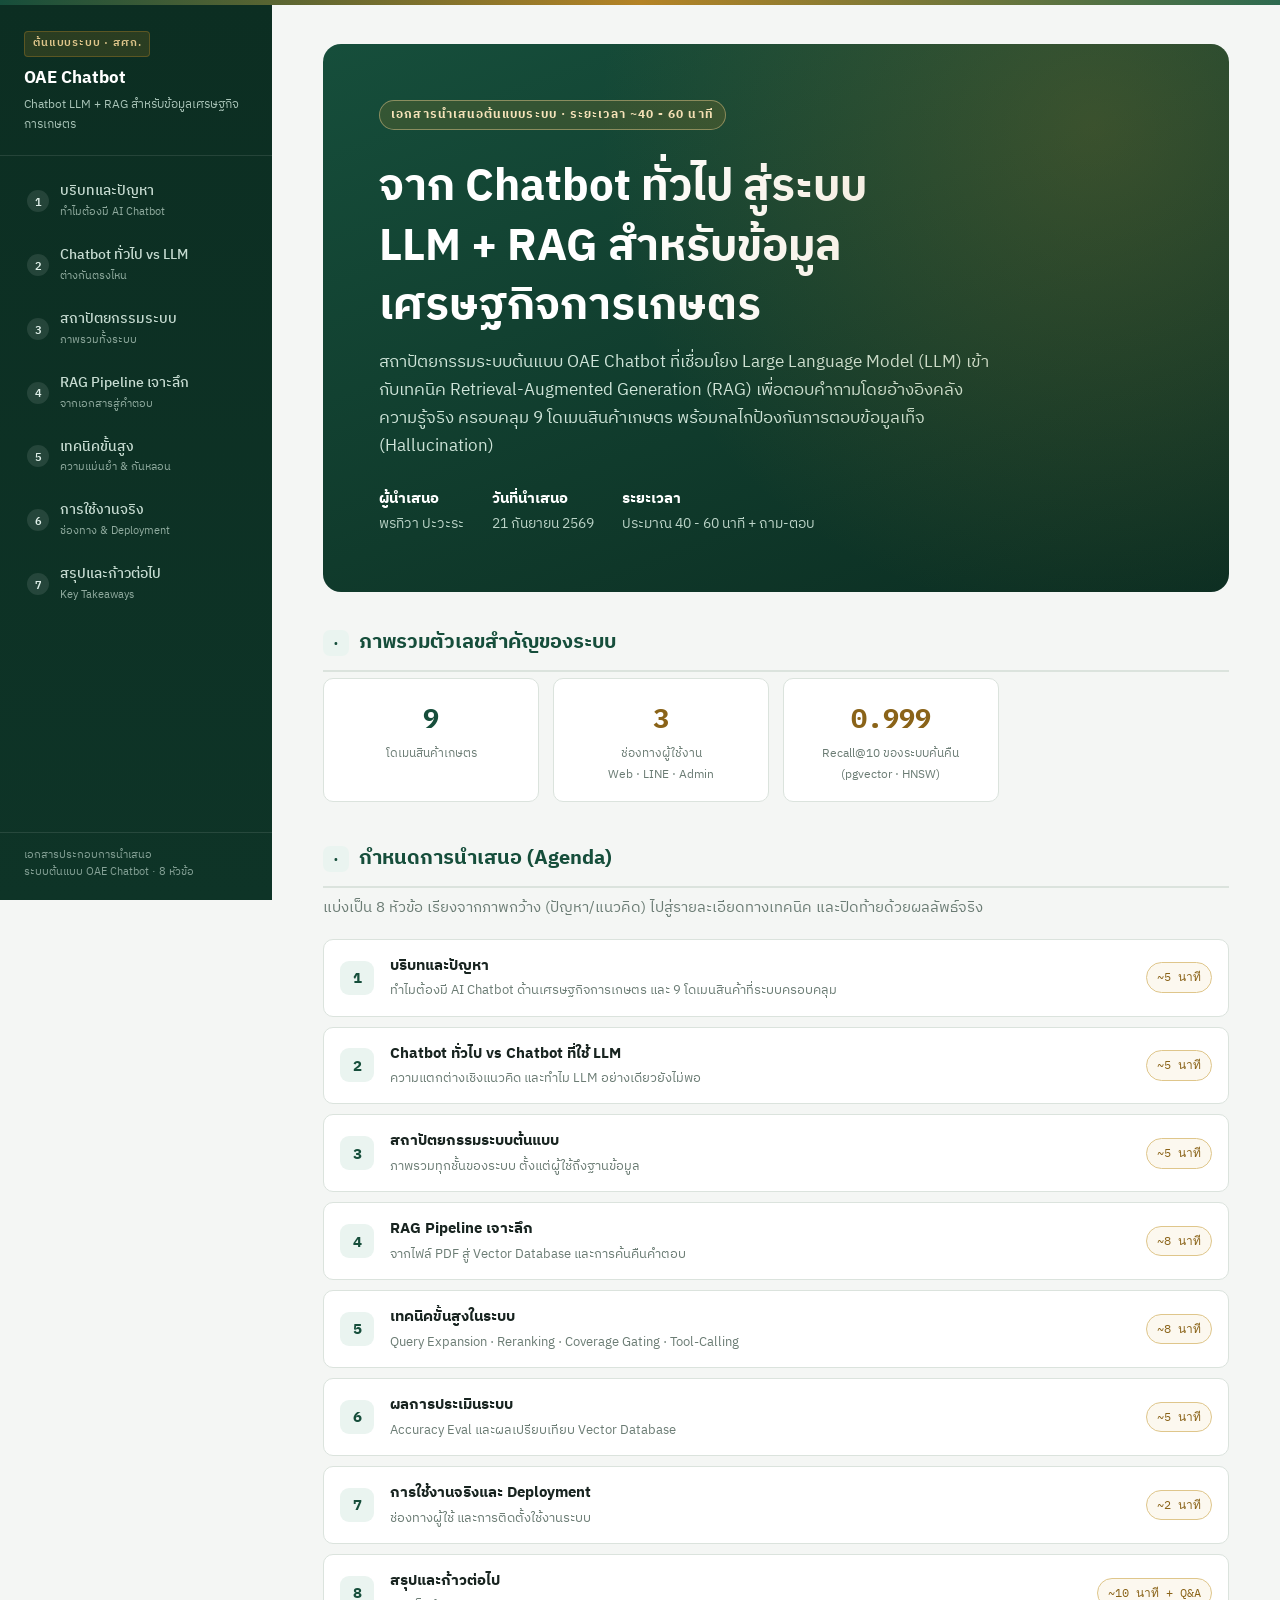
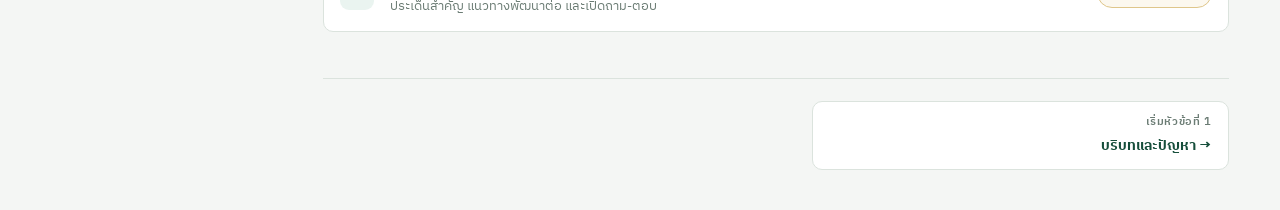
<file: index.html>
<!doctype html>
<html lang="th">
  <head>
    <meta charset="UTF-8" />
    <meta name="viewport" content="width=device-width, initial-scale=1.0" />
    <title>OAE Chatbot — เอกสารนำเสนอต้นแบบระบบ</title>
    <link rel="preconnect" href="https://fonts.googleapis.com" />
    <link rel="preconnect" href="https://fonts.gstatic.com" crossorigin />
    <link
      href="https://fonts.googleapis.com/css2?family=IBM+Plex+Sans+Thai:wght@300;400;500;600;700&family=IBM+Plex+Mono:wght@400;500;600;700&family=Sarabun:wght@300;400;500;600;700&display=swap"
      rel="stylesheet"
    />
    <link rel="stylesheet" href="assets/style.css" />
    <style>
      .cover-hero {
        background: linear-gradient(160deg, var(--gov-primary) 0%, var(--gov-primary-dk) 100%);
        border-radius: 18px;
        padding: clamp(28px, 5vw, 56px);
        color: #eaf3ee;
        position: relative;
        overflow: hidden;
        margin-bottom: 34px;
      }
      .cover-hero::after {
        content: "";
        position: absolute; inset: 0;
        background: radial-gradient(circle at 85% 15%, rgba(180,131,37,0.25), transparent 55%);
        pointer-events: none;
      }
      .cover-hero .kicker { background: rgba(180,131,37,0.2); border-color: rgba(223,198,139,0.5); color: #f6e3ba; }
      .cover-hero h1 { font-size: clamp(28px, 4vw, 44px); color: #fff; font-weight: 700; line-height: 1.35; margin: 14px 0 12px; max-width: 22ch; }
      .cover-hero .sub { font-size: 16.5px; color: #cfe4d9; max-width: 62ch; line-height: 1.7; }
      .cover-meta { display: flex; gap: 28px; margin-top: 26px; flex-wrap: wrap; font-size: 13.5px; color: #bcd4c8; }
      .cover-meta div b { display: block; color: #fff; font-size: 14.5px; margin-bottom: 2px; }
      .agenda-list { list-style: none; counter-reset: agenda; }
      .agenda-list li {
        counter-increment: agenda;
        display: flex; align-items: center; gap: 16px;
        padding: 14px 16px; border: 1px solid var(--border); border-radius: 10px;
        background: var(--bg-card); margin-bottom: 10px;
      }
      .agenda-list li::before {
        content: counter(agenda);
        flex: none; width: 34px; height: 34px; border-radius: 9px;
        background: var(--gov-primary-lt); color: var(--gov-primary);
        font-family: var(--f-mono); font-weight: 700; font-size: 15px;
        display: flex; align-items: center; justify-content: center;
      }
      .agenda-list .a-title { font-weight: 700; font-size: 14.5px; color: var(--text-main); }
      .agenda-list .a-desc { font-size: 12.5px; color: var(--text-soft); margin-top: 2px; }
      .agenda-list .a-time { margin-left: auto; flex: none; font-family: var(--f-mono); font-size: 12px; color: var(--gold-dk); background: var(--gold-lt); border: 1px solid var(--gold-bd); padding: 4px 10px; border-radius: 20px; white-space: nowrap; }
    </style>
  </head>
  <body>
    <div class="topbar"></div>

    <nav class="sidebar">
      <a class="sidebar-brand" href="index.html">
        <span class="brand-tag">ต้นแบบระบบ · สศก.</span>
        <h1>OAE Chatbot</h1>
        <p>Chatbot LLM + RAG สำหรับข้อมูลเศรษฐกิจการเกษตร</p>
      </a>
      <ul class="sidebar-nav">
        <li><a href="01-problem.html"><span class="num">1</span><span class="label">บริบทและปัญหา<small>ทำไมต้องมี AI Chatbot</small></span></a></li>
        <li><a href="02-chatbot-vs-llm.html"><span class="num">2</span><span class="label">Chatbot ทั่วไป vs LLM<small>ต่างกันตรงไหน</small></span></a></li>
        <li><a href="03-architecture.html"><span class="num">3</span><span class="label">สถาปัตยกรรมระบบ<small>ภาพรวมทั้งระบบ</small></span></a></li>
        <li><a href="04-rag-pipeline.html"><span class="num">4</span><span class="label">RAG Pipeline เจาะลึก<small>จากเอกสารสู่คำตอบ</small></span></a></li>
        <li><a href="05-techniques.html"><span class="num">5</span><span class="label">เทคนิคขั้นสูง<small>ความแม่นยำ &amp; กันหลอน</small></span></a></li>
        <li><a href="06-deployment.html"><span class="num">6</span><span class="label">การใช้งานจริง<small>ช่องทาง &amp; Deployment</small></span></a></li>
        <li><a href="07-summary.html"><span class="num">7</span><span class="label">สรุปและก้าวต่อไป<small>Key Takeaways</small></span></a></li>
      </ul>
      <div class="sidebar-foot">
        เอกสารประกอบการนำเสนอ<br />
        ระบบต้นแบบ OAE Chatbot · 8 หัวข้อ
      </div>
    </nav>

    <main class="main">
      <div class="page">
        <div class="cover-hero">
          <span class="kicker">เอกสารนำเสนอต้นแบบระบบ · ระยะเวลา ~40 - 60 นาที</span>
          <h1>จาก Chatbot ทั่วไป สู่ระบบ LLM + RAG สำหรับข้อมูลเศรษฐกิจการเกษตร</h1>
          <p class="sub">
            สถาปัตยกรรมระบบต้นแบบ OAE Chatbot ที่เชื่อมโยง Large Language Model (LLM) เข้ากับเทคนิค
            Retrieval-Augmented Generation (RAG) เพื่อตอบคำถามโดยอ้างอิงคลังความรู้จริง ครอบคลุม
            9 โดเมนสินค้าเกษตร พร้อมกลไกป้องกันการตอบข้อมูลเท็จ (Hallucination)
          </p>
          <div class="cover-meta">
            <div><b>ผู้นำเสนอ</b>พรทิวา ปะวะระ</div>
            <div><b>วันที่นำเสนอ</b>21 กันยายน 2569</div>
            <div><b>ระยะเวลา</b>ประมาณ 40 - 60 นาที + ถาม-ตอบ</div>
          </div>
        </div>

        <section class="block">
          <h2><span class="h2num">·</span>ภาพรวมตัวเลขสำคัญของระบบ</h2>
          <div class="stat-row">
            <div class="stat"><div class="num">9</div><div class="lbl">โดเมนสินค้าเกษตร</div></div>
            <div class="stat"><div class="num gold">3</div><div class="lbl">ช่องทางผู้ใช้งาน<br/>Web · LINE · Admin</div></div>
            <!-- <div class="stat"><div class="num">88%</div><div class="lbl">ผลการประเมินความแม่นยำ<br/>(Accuracy Eval)</div></div> -->
            <div class="stat"><div class="num gold">0.999</div><div class="lbl">Recall@10 ของระบบค้นคืน<br/>(pgvector · HNSW)</div></div>
          </div>
        </section>

        <section class="block">
          <h2><span class="h2num">·</span>กำหนดการนำเสนอ (Agenda)</h2>
          <p class="sub">แบ่งเป็น 8 หัวข้อ เรียงจากภาพกว้าง (ปัญหา/แนวคิด) ไปสู่รายละเอียดทางเทคนิค และปิดท้ายด้วยผลลัพธ์จริง</p>
          <ul class="agenda-list">
            <li><div><div class="a-title">บริบทและปัญหา</div><div class="a-desc">ทำไมต้องมี AI Chatbot ด้านเศรษฐกิจการเกษตร และ 9 โดเมนสินค้าที่ระบบครอบคลุม</div></div><div class="a-time">~5 นาที</div></li>
            <li><div><div class="a-title">Chatbot ทั่วไป vs Chatbot ที่ใช้ LLM</div><div class="a-desc">ความแตกต่างเชิงแนวคิด และทำไม LLM อย่างเดียวยังไม่พอ</div></div><div class="a-time">~5 นาที</div></li>
            <li><div><div class="a-title">สถาปัตยกรรมระบบต้นแบบ</div><div class="a-desc">ภาพรวมทุกชั้นของระบบ ตั้งแต่ผู้ใช้ถึงฐานข้อมูล</div></div><div class="a-time">~5 นาที</div></li>
            <li><div><div class="a-title">RAG Pipeline เจาะลึก</div><div class="a-desc">จากไฟล์ PDF สู่ Vector Database และการค้นคืนคำตอบ</div></div><div class="a-time">~8 นาที</div></li>
            <li><div><div class="a-title">เทคนิคขั้นสูงในระบบ</div><div class="a-desc">Query Expansion · Reranking · Coverage Gating · Tool-Calling</div></div><div class="a-time">~8 นาที</div></li>
            <li><div><div class="a-title">ผลการประเมินระบบ</div><div class="a-desc">Accuracy Eval และผลเปรียบเทียบ Vector Database</div></div><div class="a-time">~5 นาที</div></li>
            <li><div><div class="a-title">การใช้งานจริงและ Deployment</div><div class="a-desc">ช่องทางผู้ใช้ และการติดตั้งใช้งานระบบ</div></div><div class="a-time">~2 นาที</div></li>
            <li><div><div class="a-title">สรุปและก้าวต่อไป</div><div class="a-desc">ประเด็นสำคัญ แนวทางพัฒนาต่อ และเปิดถาม-ตอบ</div></div><div class="a-time">~10 นาที + Q&amp;A</div></li>
          </ul>
        </section>

        <div class="prevnext">
          <div class="pn-spacer"></div>
          <a class="pn-link next" href="01-problem.html">
            <div class="pn-dir">เริ่มหัวข้อที่ 1</div>
            <div class="pn-title">บริบทและปัญหา →</div>
          </a>
        </div>
      </div>
    </main>
  </body>
</html>
</file>
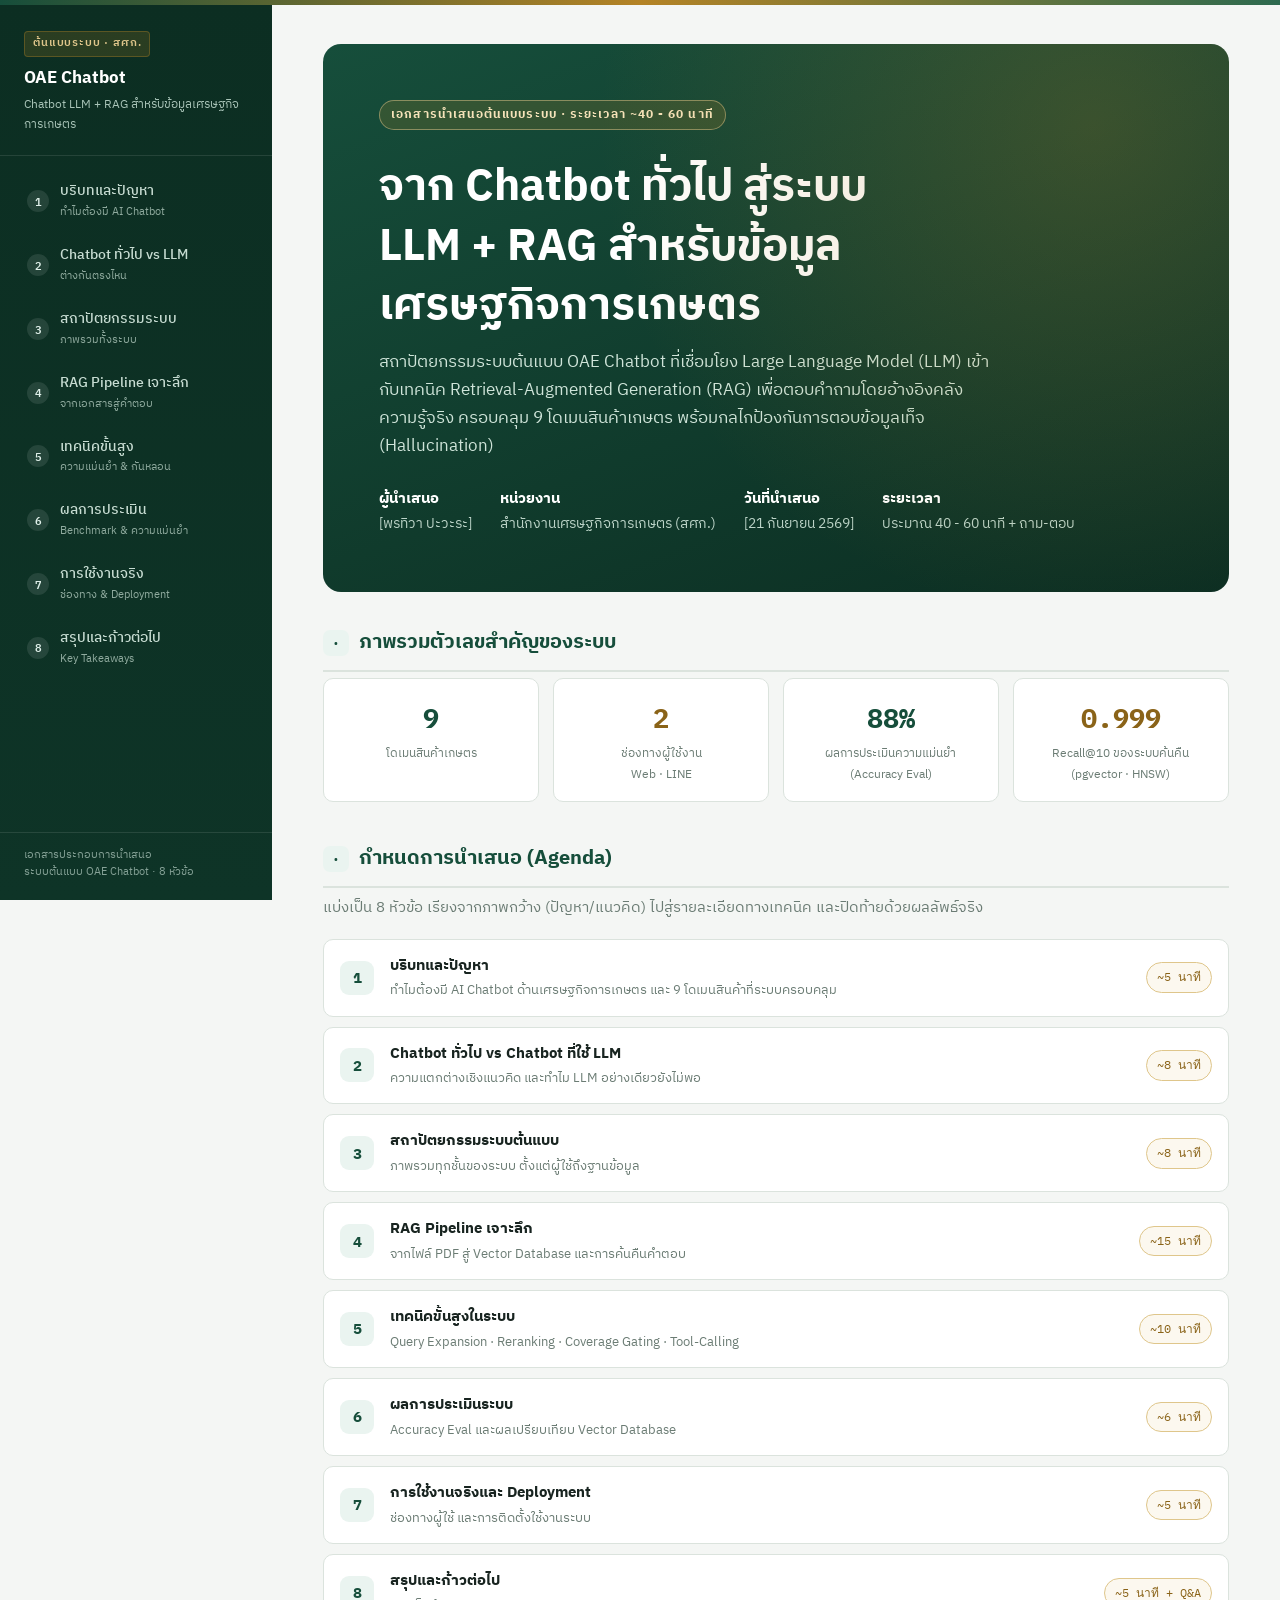
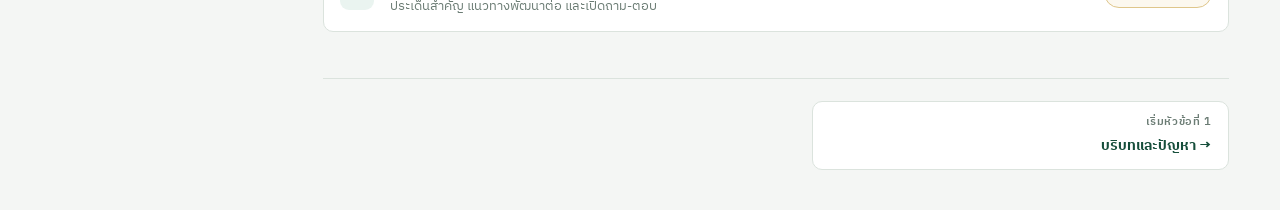
<file: 00-index.html>
<!doctype html>
<html lang="th">
  <head>
    <meta charset="UTF-8" />
    <meta name="viewport" content="width=device-width, initial-scale=1.0" />
    <title>OAE Chatbot — เอกสารนำเสนอต้นแบบระบบ</title>
    <link rel="preconnect" href="https://fonts.googleapis.com" />
    <link rel="preconnect" href="https://fonts.gstatic.com" crossorigin />
    <link
      href="https://fonts.googleapis.com/css2?family=IBM+Plex+Sans+Thai:wght@300;400;500;600;700&family=IBM+Plex+Mono:wght@400;500;600;700&family=Sarabun:wght@300;400;500;600;700&display=swap"
      rel="stylesheet"
    />
    <link rel="stylesheet" href="assets/style.css" />
    <style>
      .cover-hero {
        background: linear-gradient(160deg, var(--gov-primary) 0%, var(--gov-primary-dk) 100%);
        border-radius: 18px;
        padding: clamp(28px, 5vw, 56px);
        color: #eaf3ee;
        position: relative;
        overflow: hidden;
        margin-bottom: 34px;
      }
      .cover-hero::after {
        content: "";
        position: absolute; inset: 0;
        background: radial-gradient(circle at 85% 15%, rgba(180,131,37,0.25), transparent 55%);
        pointer-events: none;
      }
      .cover-hero .kicker { background: rgba(180,131,37,0.2); border-color: rgba(223,198,139,0.5); color: #f6e3ba; }
      .cover-hero h1 { font-size: clamp(28px, 4vw, 44px); color: #fff; font-weight: 700; line-height: 1.35; margin: 14px 0 12px; max-width: 22ch; }
      .cover-hero .sub { font-size: 16.5px; color: #cfe4d9; max-width: 62ch; line-height: 1.7; }
      .cover-meta { display: flex; gap: 28px; margin-top: 26px; flex-wrap: wrap; font-size: 13.5px; color: #bcd4c8; }
      .cover-meta div b { display: block; color: #fff; font-size: 14.5px; margin-bottom: 2px; }
      .agenda-list { list-style: none; counter-reset: agenda; }
      .agenda-list li {
        counter-increment: agenda;
        display: flex; align-items: center; gap: 16px;
        padding: 14px 16px; border: 1px solid var(--border); border-radius: 10px;
        background: var(--bg-card); margin-bottom: 10px;
      }
      .agenda-list li::before {
        content: counter(agenda);
        flex: none; width: 34px; height: 34px; border-radius: 9px;
        background: var(--gov-primary-lt); color: var(--gov-primary);
        font-family: var(--f-mono); font-weight: 700; font-size: 15px;
        display: flex; align-items: center; justify-content: center;
      }
      .agenda-list .a-title { font-weight: 700; font-size: 14.5px; color: var(--text-main); }
      .agenda-list .a-desc { font-size: 12.5px; color: var(--text-soft); margin-top: 2px; }
      .agenda-list .a-time { margin-left: auto; flex: none; font-family: var(--f-mono); font-size: 12px; color: var(--gold-dk); background: var(--gold-lt); border: 1px solid var(--gold-bd); padding: 4px 10px; border-radius: 20px; white-space: nowrap; }
    </style>
  </head>
  <body>
    <div class="topbar"></div>

    <nav class="sidebar">
      <a class="sidebar-brand" href="00-index.html">
        <span class="brand-tag">ต้นแบบระบบ · สศก.</span>
        <h1>OAE Chatbot</h1>
        <p>Chatbot LLM + RAG สำหรับข้อมูลเศรษฐกิจการเกษตร</p>
      </a>
      <ul class="sidebar-nav">
        <li><a href="01-problem.html"><span class="num">1</span><span class="label">บริบทและปัญหา<small>ทำไมต้องมี AI Chatbot</small></span></a></li>
        <li><a href="02-chatbot-vs-llm.html"><span class="num">2</span><span class="label">Chatbot ทั่วไป vs LLM<small>ต่างกันตรงไหน</small></span></a></li>
        <li><a href="03-architecture.html"><span class="num">3</span><span class="label">สถาปัตยกรรมระบบ<small>ภาพรวมทั้งระบบ</small></span></a></li>
        <li><a href="04-rag-pipeline.html"><span class="num">4</span><span class="label">RAG Pipeline เจาะลึก<small>จากเอกสารสู่คำตอบ</small></span></a></li>
        <li><a href="05-techniques.html"><span class="num">5</span><span class="label">เทคนิคขั้นสูง<small>ความแม่นยำ &amp; กันหลอน</small></span></a></li>
        <li><a href="06-evaluation.html"><span class="num">6</span><span class="label">ผลการประเมิน<small>Benchmark &amp; ความแม่นยำ</small></span></a></li>
        <li><a href="07-deployment.html"><span class="num">7</span><span class="label">การใช้งานจริง<small>ช่องทาง &amp; Deployment</small></span></a></li>
        <li><a href="08-summary.html"><span class="num">8</span><span class="label">สรุปและก้าวต่อไป<small>Key Takeaways</small></span></a></li>
      </ul>
      <div class="sidebar-foot">
        เอกสารประกอบการนำเสนอ<br />
        ระบบต้นแบบ OAE Chatbot · 8 หัวข้อ
      </div>
    </nav>

    <main class="main">
      <div class="page">
        <div class="cover-hero">
          <span class="kicker">เอกสารนำเสนอต้นแบบระบบ · ระยะเวลา ~40 - 60 นาที</span>
          <h1>จาก Chatbot ทั่วไป สู่ระบบ LLM + RAG สำหรับข้อมูลเศรษฐกิจการเกษตร</h1>
          <p class="sub">
            สถาปัตยกรรมระบบต้นแบบ OAE Chatbot ที่เชื่อมโยง Large Language Model (LLM) เข้ากับเทคนิค
            Retrieval-Augmented Generation (RAG) เพื่อตอบคำถามโดยอ้างอิงคลังความรู้จริง ครอบคลุม
            9 โดเมนสินค้าเกษตร พร้อมกลไกป้องกันการตอบข้อมูลเท็จ (Hallucination)
          </p>
          <div class="cover-meta">
            <div><b>ผู้นำเสนอ</b>[พรทิวา ปะวะระ]</div>
            <div><b>หน่วยงาน</b>สำนักงานเศรษฐกิจการเกษตร (สศก.)</div>
            <div><b>วันที่นำเสนอ</b>[21 กันยายน 2569]</div>
            <div><b>ระยะเวลา</b>ประมาณ 40 - 60 นาที + ถาม-ตอบ</div>
          </div>
        </div>

        <section class="block">
          <h2><span class="h2num">·</span>ภาพรวมตัวเลขสำคัญของระบบ</h2>
          <div class="stat-row">
            <div class="stat"><div class="num">9</div><div class="lbl">โดเมนสินค้าเกษตร</div></div>
            <div class="stat"><div class="num gold">2</div><div class="lbl">ช่องทางผู้ใช้งาน<br/>Web · LINE</div></div>
            <div class="stat"><div class="num">88%</div><div class="lbl">ผลการประเมินความแม่นยำ<br/>(Accuracy Eval)</div></div>
            <div class="stat"><div class="num gold">0.999</div><div class="lbl">Recall@10 ของระบบค้นคืน<br/>(pgvector · HNSW)</div></div>
          </div>
        </section>

        <section class="block">
          <h2><span class="h2num">·</span>กำหนดการนำเสนอ (Agenda)</h2>
          <p class="sub">แบ่งเป็น 8 หัวข้อ เรียงจากภาพกว้าง (ปัญหา/แนวคิด) ไปสู่รายละเอียดทางเทคนิค และปิดท้ายด้วยผลลัพธ์จริง</p>
          <ul class="agenda-list">
            <li><div><div class="a-title">บริบทและปัญหา</div><div class="a-desc">ทำไมต้องมี AI Chatbot ด้านเศรษฐกิจการเกษตร และ 9 โดเมนสินค้าที่ระบบครอบคลุม</div></div><div class="a-time">~5 นาที</div></li>
            <li><div><div class="a-title">Chatbot ทั่วไป vs Chatbot ที่ใช้ LLM</div><div class="a-desc">ความแตกต่างเชิงแนวคิด และทำไม LLM อย่างเดียวยังไม่พอ</div></div><div class="a-time">~8 นาที</div></li>
            <li><div><div class="a-title">สถาปัตยกรรมระบบต้นแบบ</div><div class="a-desc">ภาพรวมทุกชั้นของระบบ ตั้งแต่ผู้ใช้ถึงฐานข้อมูล</div></div><div class="a-time">~8 นาที</div></li>
            <li><div><div class="a-title">RAG Pipeline เจาะลึก</div><div class="a-desc">จากไฟล์ PDF สู่ Vector Database และการค้นคืนคำตอบ</div></div><div class="a-time">~15 นาที</div></li>
            <li><div><div class="a-title">เทคนิคขั้นสูงในระบบ</div><div class="a-desc">Query Expansion · Reranking · Coverage Gating · Tool-Calling</div></div><div class="a-time">~10 นาที</div></li>
            <li><div><div class="a-title">ผลการประเมินระบบ</div><div class="a-desc">Accuracy Eval และผลเปรียบเทียบ Vector Database</div></div><div class="a-time">~6 นาที</div></li>
            <li><div><div class="a-title">การใช้งานจริงและ Deployment</div><div class="a-desc">ช่องทางผู้ใช้ และการติดตั้งใช้งานระบบ</div></div><div class="a-time">~5 นาที</div></li>
            <li><div><div class="a-title">สรุปและก้าวต่อไป</div><div class="a-desc">ประเด็นสำคัญ แนวทางพัฒนาต่อ และเปิดถาม-ตอบ</div></div><div class="a-time">~5 นาที + Q&amp;A</div></li>
          </ul>
        </section>

        <div class="prevnext">
          <div class="pn-spacer"></div>
          <a class="pn-link next" href="01-problem.html">
            <div class="pn-dir">เริ่มหัวข้อที่ 1</div>
            <div class="pn-title">บริบทและปัญหา →</div>
          </a>
        </div>
      </div>
    </main>
  </body>
</html>
</file>
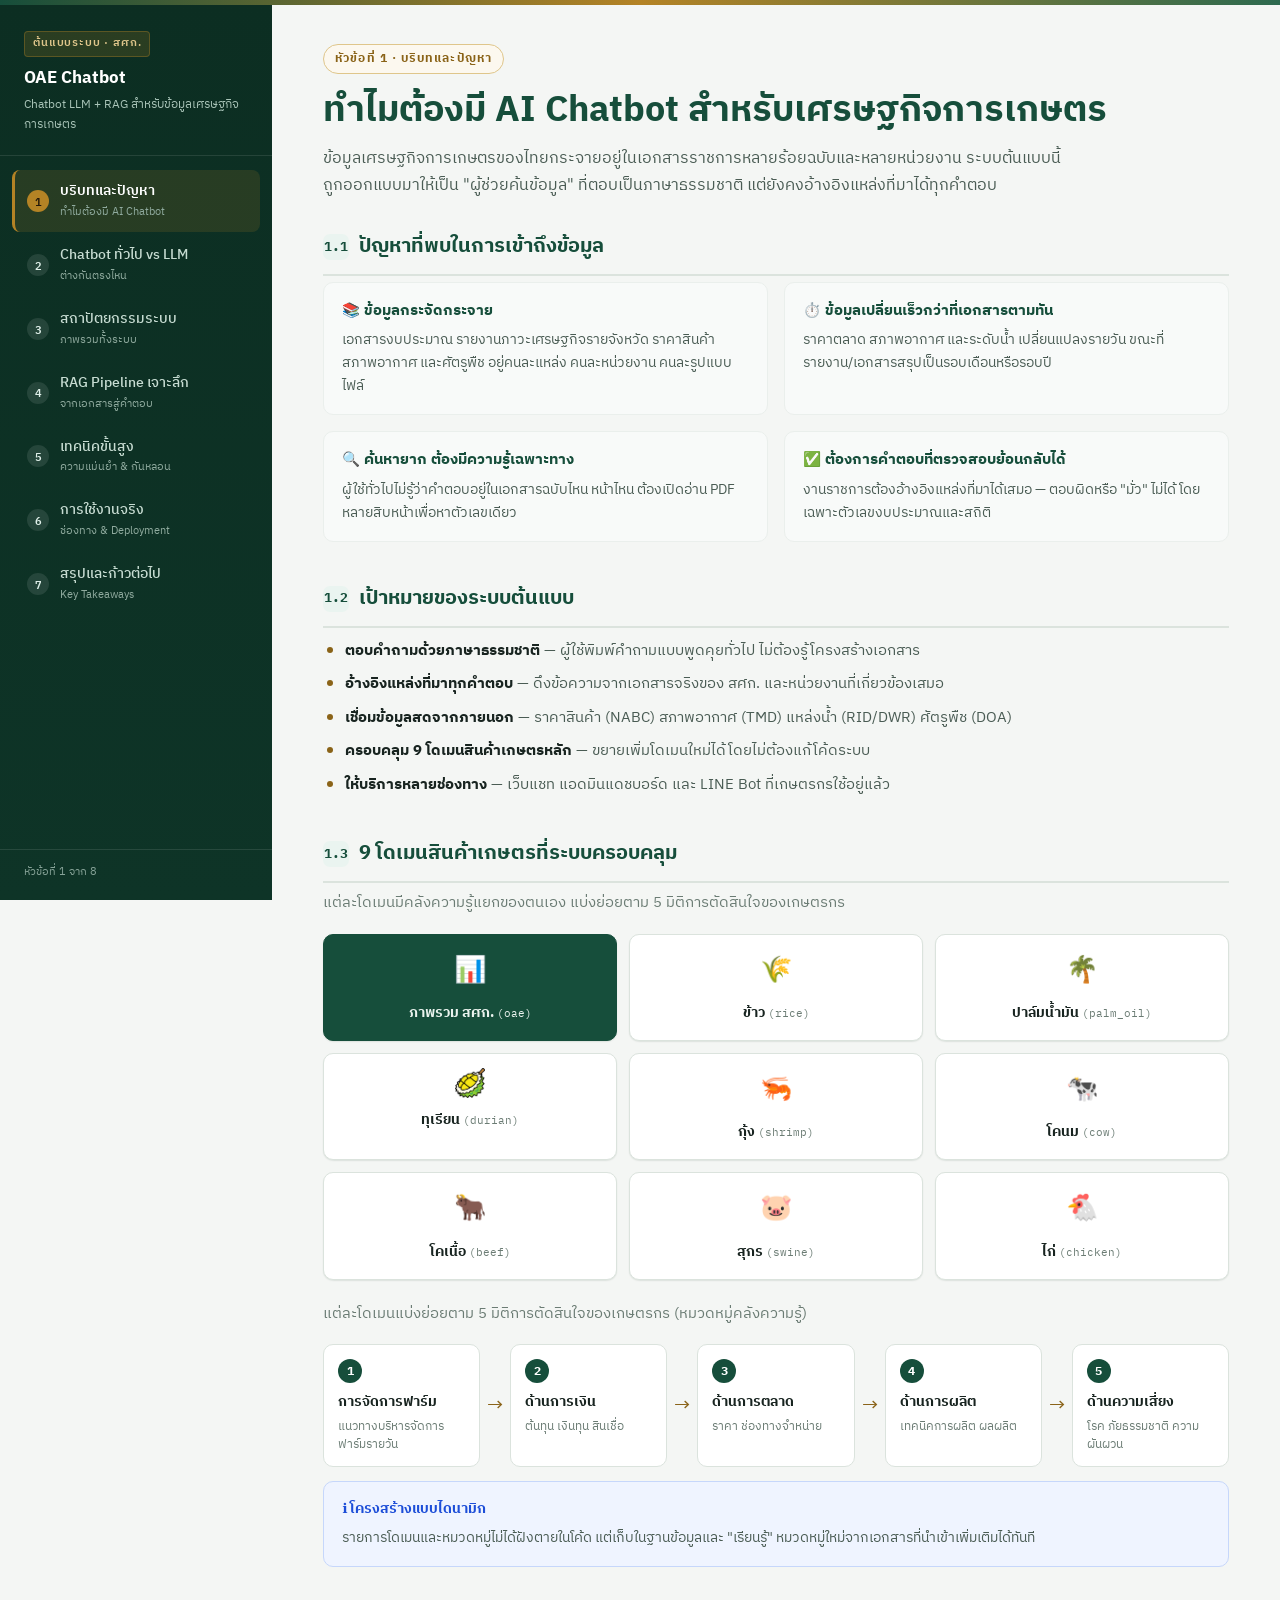
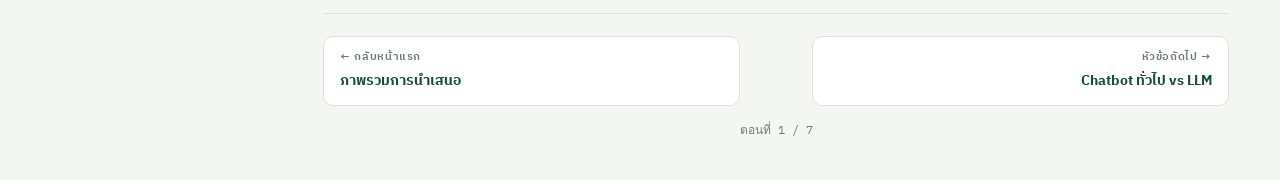
<file: 01-problem.html>
<!doctype html>
<html lang="th">
  <head>
    <meta charset="UTF-8" />
    <meta name="viewport" content="width=device-width, initial-scale=1.0" />
    <title>1. บริบทและปัญหา — OAE Chatbot</title>
    <link rel="preconnect" href="https://fonts.googleapis.com" />
    <link rel="preconnect" href="https://fonts.gstatic.com" crossorigin />
    <link
      href="https://fonts.googleapis.com/css2?family=IBM+Plex+Sans+Thai:wght@300;400;500;600;700&family=IBM+Plex+Mono:wght@400;500;600;700&family=Sarabun:wght@300;400;500;600;700&display=swap"
      rel="stylesheet"
    />
    <link rel="stylesheet" href="assets/style.css" />
  </head>
  <body>
    <div class="topbar"></div>

    <nav class="sidebar">
      <a class="sidebar-brand" href="index.html">
        <span class="brand-tag">ต้นแบบระบบ · สศก.</span>
        <h1>OAE Chatbot</h1>
        <p>Chatbot LLM + RAG สำหรับข้อมูลเศรษฐกิจการเกษตร</p>
      </a>
      <ul class="sidebar-nav">
        <li><a href="01-problem.html" class="active"><span class="num">1</span><span class="label">บริบทและปัญหา<small>ทำไมต้องมี AI Chatbot</small></span></a></li>
        <li><a href="02-chatbot-vs-llm.html"><span class="num">2</span><span class="label">Chatbot ทั่วไป vs LLM<small>ต่างกันตรงไหน</small></span></a></li>
        <li><a href="03-architecture.html"><span class="num">3</span><span class="label">สถาปัตยกรรมระบบ<small>ภาพรวมทั้งระบบ</small></span></a></li>
        <li><a href="04-rag-pipeline.html"><span class="num">4</span><span class="label">RAG Pipeline เจาะลึก<small>จากเอกสารสู่คำตอบ</small></span></a></li>
        <li><a href="05-techniques.html"><span class="num">5</span><span class="label">เทคนิคขั้นสูง<small>ความแม่นยำ &amp; กันหลอน</small></span></a></li>
        <li><a href="06-deployment.html"><span class="num">6</span><span class="label">การใช้งานจริง<small>ช่องทาง &amp; Deployment</small></span></a></li>
        <li><a href="07-summary.html"><span class="num">7</span><span class="label">สรุปและก้าวต่อไป<small>Key Takeaways</small></span></a></li>
      </ul>
      <div class="sidebar-foot">หัวข้อที่ 1 จาก 8</div>
    </nav>

    <main class="main">
      <div class="page">
        <div class="page-head">
          <span class="kicker">หัวข้อที่ 1 · บริบทและปัญหา</span>
          <h1>ทำไมต้องมี AI Chatbot สำหรับเศรษฐกิจการเกษตร</h1>
          <p class="lead">
            ข้อมูลเศรษฐกิจการเกษตรของไทยกระจายอยู่ในเอกสารราชการหลายร้อยฉบับและหลายหน่วยงาน
            ระบบต้นแบบนี้ถูกออกแบบมาให้เป็น "ผู้ช่วยค้นข้อมูล" ที่ตอบเป็นภาษาธรรมชาติ
            แต่ยังคงอ้างอิงแหล่งที่มาได้ทุกคำตอบ
          </p>
        </div>

        <section class="block">
          <h2><span class="h2num">1.1</span>ปัญหาที่พบในการเข้าถึงข้อมูล</h2>
          <div class="grid-2">
            <div class="mini-card">
              <h3>📚 ข้อมูลกระจัดกระจาย</h3>
              <p>เอกสารงบประมาณ รายงานภาวะเศรษฐกิจรายจังหวัด ราคาสินค้า สภาพอากาศ และศัตรูพืช อยู่คนละแหล่ง คนละหน่วยงาน คนละรูปแบบไฟล์</p>
            </div>
            <div class="mini-card">
              <h3>⏱️ ข้อมูลเปลี่ยนเร็วกว่าที่เอกสารตามทัน</h3>
              <p>ราคาตลาด สภาพอากาศ และระดับน้ำ เปลี่ยนแปลงรายวัน ขณะที่รายงาน/เอกสารสรุปเป็นรอบเดือนหรือรอบปี</p>
            </div>
            <div class="mini-card">
              <h3>🔍 ค้นหายาก ต้องมีความรู้เฉพาะทาง</h3>
              <p>ผู้ใช้ทั่วไปไม่รู้ว่าคำตอบอยู่ในเอกสารฉบับไหน หน้าไหน ต้องเปิดอ่าน PDF หลายสิบหน้าเพื่อหาตัวเลขเดียว</p>
            </div>
            <div class="mini-card">
              <h3>✅ ต้องการคำตอบที่ตรวจสอบย้อนกลับได้</h3>
              <p>งานราชการต้องอ้างอิงแหล่งที่มาได้เสมอ — ตอบผิดหรือ "มั่ว" ไม่ได้ โดยเฉพาะตัวเลขงบประมาณและสถิติ</p>
            </div>
          </div>
        </section>

        <section class="block">
          <h2><span class="h2num">1.2</span>เป้าหมายของระบบต้นแบบ</h2>
          <ul class="bullets">
            <li><strong>ตอบคำถามด้วยภาษาธรรมชาติ</strong> — ผู้ใช้พิมพ์คำถามแบบพูดคุยทั่วไป ไม่ต้องรู้โครงสร้างเอกสาร</li>
            <li><strong>อ้างอิงแหล่งที่มาทุกคำตอบ</strong> — ดึงข้อความจากเอกสารจริงของ สศก. และหน่วยงานที่เกี่ยวข้องเสมอ</li>
            <li><strong>เชื่อมข้อมูลสดจากภายนอก</strong> — ราคาสินค้า (NABC) สภาพอากาศ (TMD) แหล่งน้ำ (RID/DWR) ศัตรูพืช (DOA)</li>
            <li><strong>ครอบคลุม 9 โดเมนสินค้าเกษตรหลัก</strong> — ขยายเพิ่มโดเมนใหม่ได้โดยไม่ต้องแก้โค้ดระบบ</li>
            <li><strong>ให้บริการหลายช่องทาง</strong> — เว็บแชท แอดมินแดชบอร์ด และ LINE Bot ที่เกษตรกรใช้อยู่แล้ว</li>
          </ul>
        </section>

        <section class="block">
          <h2><span class="h2num">1.3</span>9 โดเมนสินค้าเกษตรที่ระบบครอบคลุม</h2>
          <p class="sub">แต่ละโดเมนมีคลังความรู้แยกของตนเอง แบ่งย่อยตาม 5 มิติการตัดสินใจของเกษตรกร</p>
          <div class="domain-grid">
            <div class="domain-chip hub"><span class="emoji">📊</span><span class="th">ภาพรวม สศก. </span><span class="en">(oae)</span></div>
            <div class="domain-chip"><span class="emoji">🌾</span><span class="th">ข้าว </span><span class="en">(rice)</span></div>
            <div class="domain-chip"><span class="emoji">🌴</span><span class="th">ปาล์มน้ำมัน </span><span class="en">(palm_oil)</span></div>
            <div class="domain-chip"><img class="emoji durian-icon" src="images/durian.png" alt="" /><span class="th">ทุเรียน </span><span class="en">(durian)</span></div>
            <div class="domain-chip"><span class="emoji">🦐</span><span class="th">กุ้ง </span><span class="en">(shrimp)</span></div>
            <div class="domain-chip"><span class="emoji">🐄</span><span class="th">โคนม </span><span class="en">(cow)</span></div>
            <div class="domain-chip"><span class="emoji">🐂</span><span class="th">โคเนื้อ </span><span class="en">(beef)</span></div>
            <div class="domain-chip"><span class="emoji">🐷</span><span class="th">สุกร </span><span class="en">(swine)</span></div>
            <div class="domain-chip"><span class="emoji">🐔</span><span class="th">ไก่ </span><span class="en">(chicken)</span></div>
          </div>

          <p class="sub" style="margin-top:22px;">แต่ละโดเมนแบ่งย่อยตาม 5 มิติการตัดสินใจของเกษตรกร (หมวดหมู่คลังความรู้)</p>
          <div class="flow">
            <div class="flow-step"><div class="fnum">1</div><h4>การจัดการฟาร์ม</h4><p>แนวทางบริหารจัดการฟาร์มรายวัน</p></div>
            <div class="flow-arrow">→</div>
            <div class="flow-step"><div class="fnum">2</div><h4>ด้านการเงิน</h4><p>ต้นทุน เงินทุน สินเชื่อ</p></div>
            <div class="flow-arrow">→</div>
            <div class="flow-step"><div class="fnum">3</div><h4>ด้านการตลาด</h4><p>ราคา ช่องทางจำหน่าย</p></div>
            <div class="flow-arrow">→</div>
            <div class="flow-step"><div class="fnum">4</div><h4>ด้านการผลิต</h4><p>เทคนิคการผลิต ผลผลิต</p></div>
            <div class="flow-arrow">→</div>
            <div class="flow-step"><div class="fnum">5</div><h4>ด้านความเสี่ยง</h4><p>โรค ภัยธรรมชาติ ความผันผวน</p></div>
          </div>
          <div class="callout info">
            <h4>ℹ️ โครงสร้างแบบไดนามิก</h4>
            <p>รายการโดเมนและหมวดหมู่ไม่ได้ฝังตายในโค้ด แต่เก็บในฐานข้อมูลและ "เรียนรู้" หมวดหมู่ใหม่จากเอกสารที่นำเข้าเพิ่มเติมได้ทันที</p>
          </div>
        </section>

        <div class="prevnext">
          <a class="pn-link" href="index.html">
            <div class="pn-dir">← กลับหน้าแรก</div>
            <div class="pn-title">ภาพรวมการนำเสนอ</div>
          </a>
          <a class="pn-link next" href="02-chatbot-vs-llm.html">
            <div class="pn-dir">หัวข้อถัดไป →</div>
            <div class="pn-title">Chatbot ทั่วไป vs LLM</div>
          </a>
        </div>
        <div class="progress-lbl">ตอนที่ 1 / 7</div>
      </div>
    </main>
  </body>
</html>
</file>
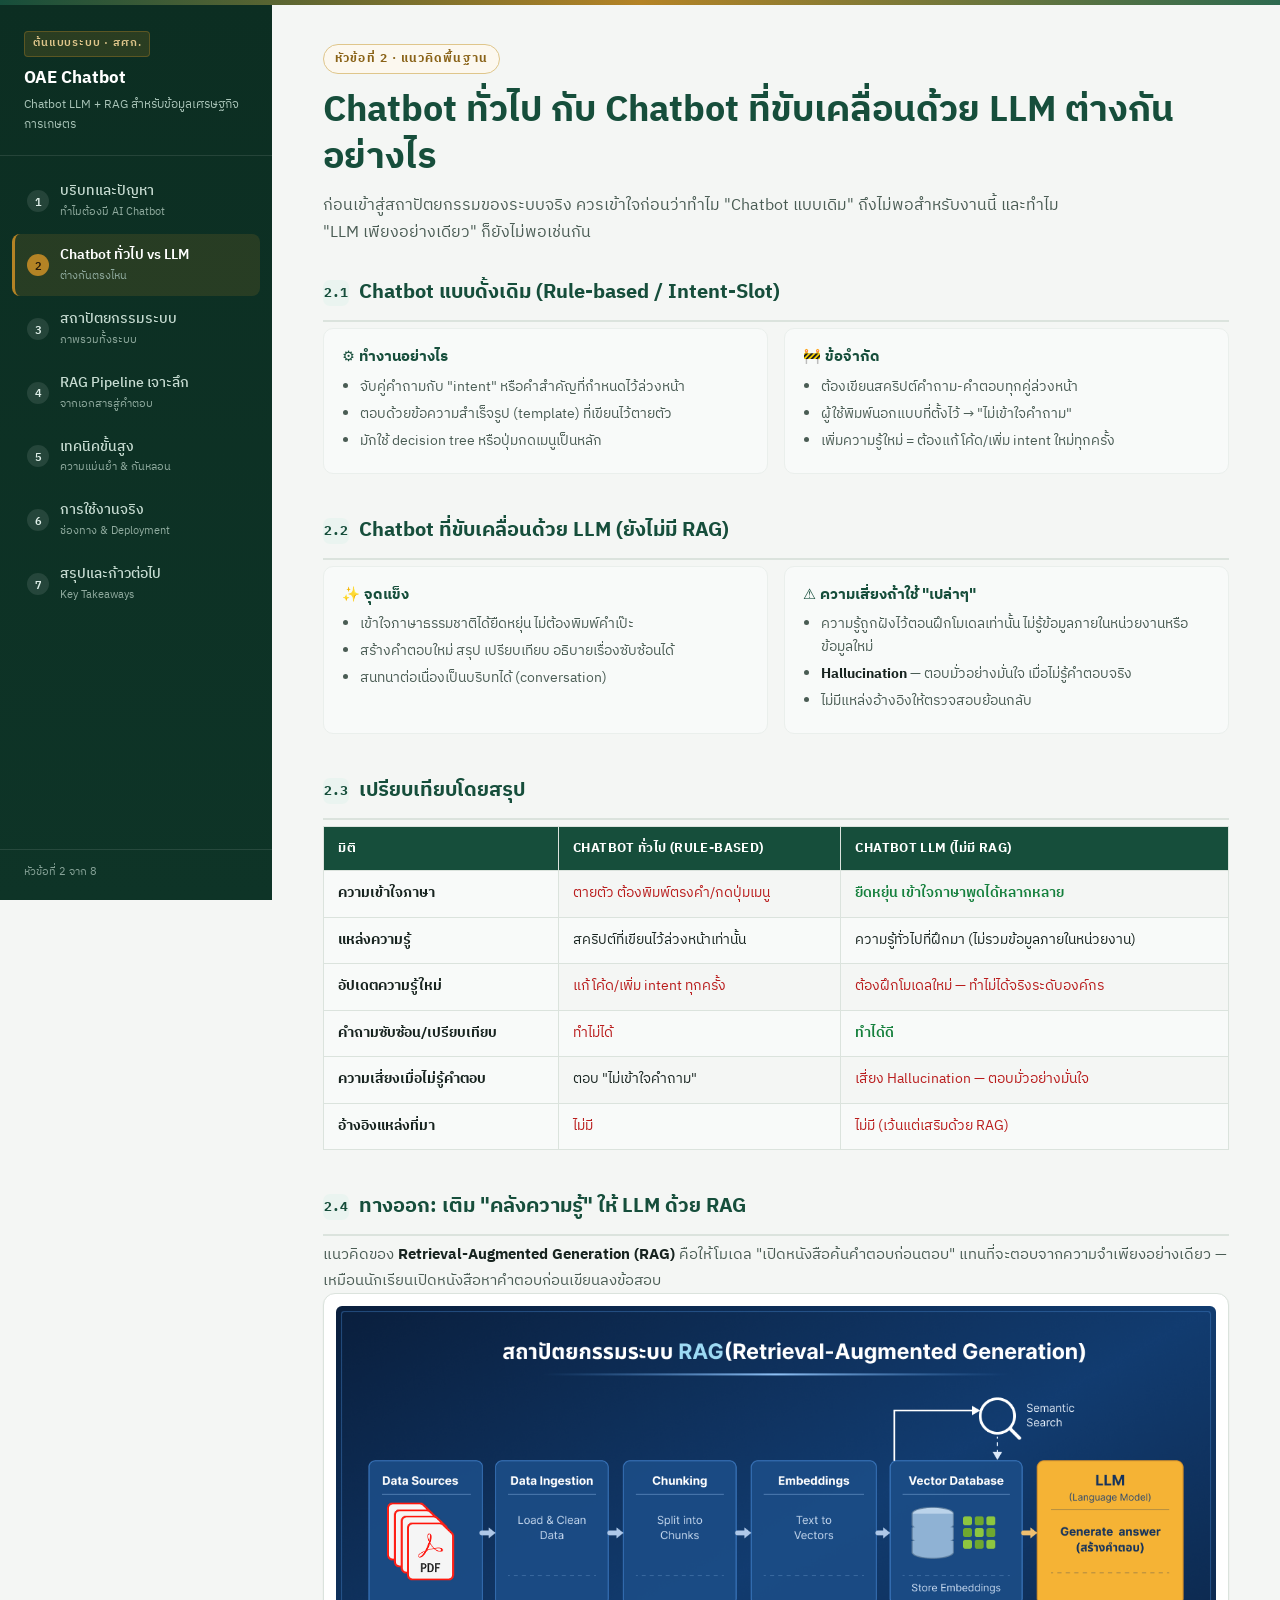
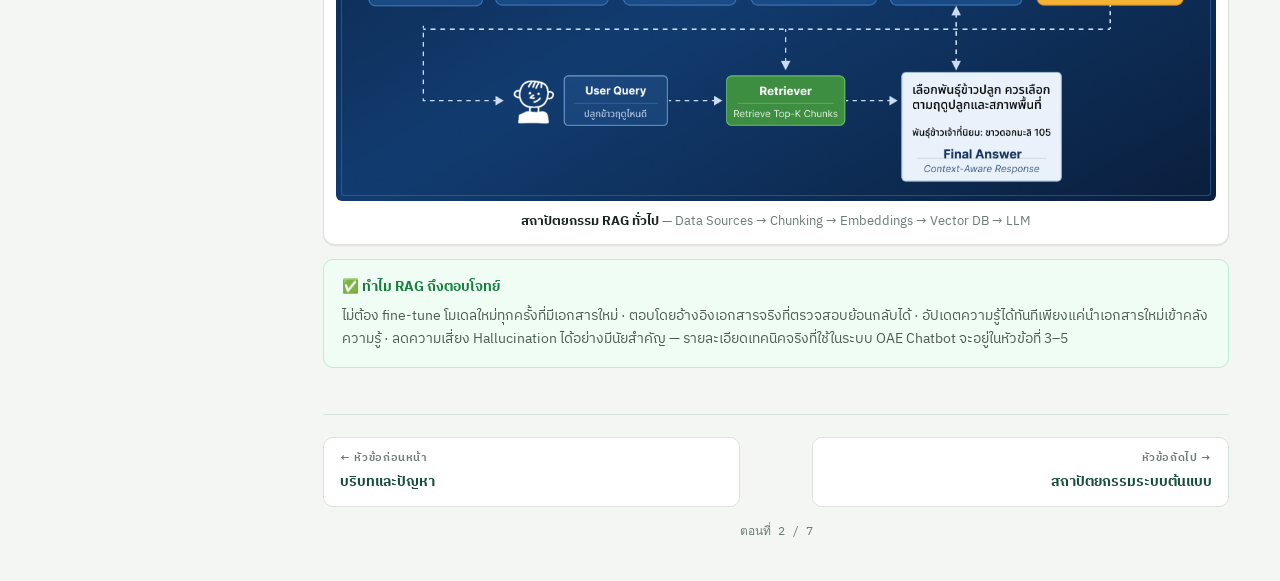
<file: 02-chatbot-vs-llm.html>
<!doctype html>
<html lang="th">
  <head>
    <meta charset="UTF-8" />
    <meta name="viewport" content="width=device-width, initial-scale=1.0" />
    <title>2. Chatbot ทั่วไป vs LLM — OAE Chatbot</title>
    <link rel="preconnect" href="https://fonts.googleapis.com" />
    <link rel="preconnect" href="https://fonts.gstatic.com" crossorigin />
    <link
      href="https://fonts.googleapis.com/css2?family=IBM+Plex+Sans+Thai:wght@300;400;500;600;700&family=IBM+Plex+Mono:wght@400;500;600;700&family=Sarabun:wght@300;400;500;600;700&display=swap"
      rel="stylesheet"
    />
    <link rel="stylesheet" href="assets/style.css" />
  </head>
  <body>
    <div class="topbar"></div>

    <nav class="sidebar">
      <a class="sidebar-brand" href="index.html">
        <span class="brand-tag">ต้นแบบระบบ · สศก.</span>
        <h1>OAE Chatbot</h1>
        <p>Chatbot LLM + RAG สำหรับข้อมูลเศรษฐกิจการเกษตร</p>
      </a>
      <ul class="sidebar-nav">
        <li><a href="01-problem.html"><span class="num">1</span><span class="label">บริบทและปัญหา<small>ทำไมต้องมี AI Chatbot</small></span></a></li>
        <li><a href="02-chatbot-vs-llm.html" class="active"><span class="num">2</span><span class="label">Chatbot ทั่วไป vs LLM<small>ต่างกันตรงไหน</small></span></a></li>
        <li><a href="03-architecture.html"><span class="num">3</span><span class="label">สถาปัตยกรรมระบบ<small>ภาพรวมทั้งระบบ</small></span></a></li>
        <li><a href="04-rag-pipeline.html"><span class="num">4</span><span class="label">RAG Pipeline เจาะลึก<small>จากเอกสารสู่คำตอบ</small></span></a></li>
        <li><a href="05-techniques.html"><span class="num">5</span><span class="label">เทคนิคขั้นสูง<small>ความแม่นยำ &amp; กันหลอน</small></span></a></li>
        <li><a href="06-deployment.html"><span class="num">6</span><span class="label">การใช้งานจริง<small>ช่องทาง &amp; Deployment</small></span></a></li>
        <li><a href="07-summary.html"><span class="num">7</span><span class="label">สรุปและก้าวต่อไป<small>Key Takeaways</small></span></a></li>
      </ul>
      <div class="sidebar-foot">หัวข้อที่ 2 จาก 8</div>
    </nav>

    <main class="main">
      <div class="page">
        <div class="page-head">
          <span class="kicker">หัวข้อที่ 2 · แนวคิดพื้นฐาน</span>
          <h1>Chatbot ทั่วไป กับ Chatbot ที่ขับเคลื่อนด้วย LLM ต่างกันอย่างไร</h1>
          <p class="lead">
            ก่อนเข้าสู่สถาปัตยกรรมของระบบจริง ควรเข้าใจก่อนว่าทำไม "Chatbot แบบเดิม" ถึงไม่พอสำหรับงานนี้
            และทำไม "LLM เพียงอย่างเดียว" ก็ยังไม่พอเช่นกัน
          </p>
        </div>

        <section class="block">
          <h2><span class="h2num">2.1</span>Chatbot แบบดั้งเดิม (Rule-based / Intent-Slot)</h2>
          <div class="grid-2">
            <div class="mini-card">
              <h3>⚙️ ทำงานอย่างไร</h3>
              <ul>
                <li>จับคู่คำถามกับ "intent" หรือคำสำคัญที่กำหนดไว้ล่วงหน้า</li>
                <li>ตอบด้วยข้อความสำเร็จรูป (template) ที่เขียนไว้ตายตัว</li>
                <li>มักใช้ decision tree หรือปุ่มกดเมนูเป็นหลัก</li>
              </ul>
            </div>
            <div class="mini-card">
              <h3>🚧 ข้อจำกัด</h3>
              <ul>
                <li>ต้องเขียนสคริปต์คำถาม-คำตอบทุกคู่ล่วงหน้า</li>
                <li>ผู้ใช้พิมพ์นอกแบบที่ตั้งไว้ → "ไม่เข้าใจคำถาม"</li>
                <li>เพิ่มความรู้ใหม่ = ต้องแก้โค้ด/เพิ่ม intent ใหม่ทุกครั้ง</li>
              </ul>
            </div>
          </div>
        </section>

        <section class="block">
          <h2><span class="h2num">2.2</span>Chatbot ที่ขับเคลื่อนด้วย LLM (ยังไม่มี RAG)</h2>
          <div class="grid-2">
            <div class="mini-card">
              <h3>✨ จุดแข็ง</h3>
              <ul>
                <li>เข้าใจภาษาธรรมชาติได้ยืดหยุ่น ไม่ต้องพิมพ์คำเป๊ะ</li>
                <li>สร้างคำตอบใหม่ สรุป เปรียบเทียบ อธิบายเรื่องซับซ้อนได้</li>
                <li>สนทนาต่อเนื่องเป็นบริบทได้ (conversation)</li>
              </ul>
            </div>
            <div class="mini-card">
              <h3>⚠️ ความเสี่ยงถ้าใช้ "เปล่าๆ"</h3>
              <ul>
                <li>ความรู้ถูกฝังไว้ตอนฝึกโมเดลเท่านั้น ไม่รู้ข้อมูลภายในหน่วยงานหรือข้อมูลใหม่</li>
                <li><strong>Hallucination</strong> — ตอบมั่วอย่างมั่นใจ เมื่อไม่รู้คำตอบจริง</li>
                <li>ไม่มีแหล่งอ้างอิงให้ตรวจสอบย้อนกลับ</li>
              </ul>
            </div>
          </div>
        </section>

        <section class="block">
          <h2><span class="h2num">2.3</span>เปรียบเทียบโดยสรุป</h2>
          <table class="compare">
            <thead>
              <tr><th>มิติ</th><th>Chatbot ทั่วไป (Rule-based)</th><th>Chatbot LLM (ไม่มี RAG)</th></tr>
            </thead>
            <tbody>
              <tr><th>ความเข้าใจภาษา</th><td class="bad">ตายตัว ต้องพิมพ์ตรงคำ/กดปุ่มเมนู</td><td class="good">ยืดหยุ่น เข้าใจภาษาพูดได้หลากหลาย</td></tr>
              <tr><th>แหล่งความรู้</th><td>สคริปต์ที่เขียนไว้ล่วงหน้าเท่านั้น</td><td>ความรู้ทั่วไปที่ฝึกมา (ไม่รวมข้อมูลภายในหน่วยงาน)</td></tr>
              <tr><th>อัปเดตความรู้ใหม่</th><td class="bad">แก้โค้ด/เพิ่ม intent ทุกครั้ง</td><td class="bad">ต้องฝึกโมเดลใหม่ — ทำไม่ได้จริงระดับองค์กร</td></tr>
              <tr><th>คำถามซับซ้อน/เปรียบเทียบ</th><td class="bad">ทำไม่ได้</td><td class="good">ทำได้ดี</td></tr>
              <tr><th>ความเสี่ยงเมื่อไม่รู้คำตอบ</th><td>ตอบ "ไม่เข้าใจคำถาม"</td><td class="bad">เสี่ยง Hallucination — ตอบมั่วอย่างมั่นใจ</td></tr>
              <tr><th>อ้างอิงแหล่งที่มา</th><td class="bad">ไม่มี</td><td class="bad">ไม่มี (เว้นแต่เสริมด้วย RAG)</td></tr>
            </tbody>
          </table>
        </section>

        <section class="block">
          <h2><span class="h2num">2.4</span>ทางออก: เติม "คลังความรู้" ให้ LLM ด้วย RAG</h2>
          <p>
            แนวคิดของ <strong>Retrieval-Augmented Generation (RAG)</strong> คือให้โมเดล "เปิดหนังสือค้นคำตอบก่อนตอบ"
            แทนที่จะตอบจากความจำเพียงอย่างเดียว — เหมือนนักเรียนเปิดหนังสือหาคำตอบก่อนเขียนลงข้อสอบ
          </p>
          <figure class="figure">
            <img src="images/RAG-architecture.png" alt="RAG Architecture" />
            <figcaption><b>สถาปัตยกรรม RAG ทั่วไป</b>  — Data Sources → Chunking → Embeddings → Vector DB → LLM</figcaption>
          </figure>


          <div class="callout ok">
            <h4>✅ ทำไม RAG ถึงตอบโจทย์</h4>
            <p>
              ไม่ต้อง fine-tune โมเดลใหม่ทุกครั้งที่มีเอกสารใหม่ · ตอบโดยอ้างอิงเอกสารจริงที่ตรวจสอบย้อนกลับได้ ·
              อัปเดตความรู้ได้ทันทีเพียงแค่นำเอกสารใหม่เข้าคลังความรู้ · ลดความเสี่ยง Hallucination ได้อย่างมีนัยสำคัญ
              — รายละเอียดเทคนิคจริงที่ใช้ในระบบ OAE Chatbot จะอยู่ในหัวข้อที่ 3–5
            </p>
          </div>
        </section>

        <div class="prevnext">
          <a class="pn-link" href="01-problem.html">
            <div class="pn-dir">← หัวข้อก่อนหน้า</div>
            <div class="pn-title">บริบทและปัญหา</div>
          </a>
          <a class="pn-link next" href="03-architecture.html">
            <div class="pn-dir">หัวข้อถัดไป →</div>
            <div class="pn-title">สถาปัตยกรรมระบบต้นแบบ</div>
          </a>
        </div>
        <div class="progress-lbl">ตอนที่ 2 / 7</div>
      </div>
    </main>
  </body>
</html>
</file>
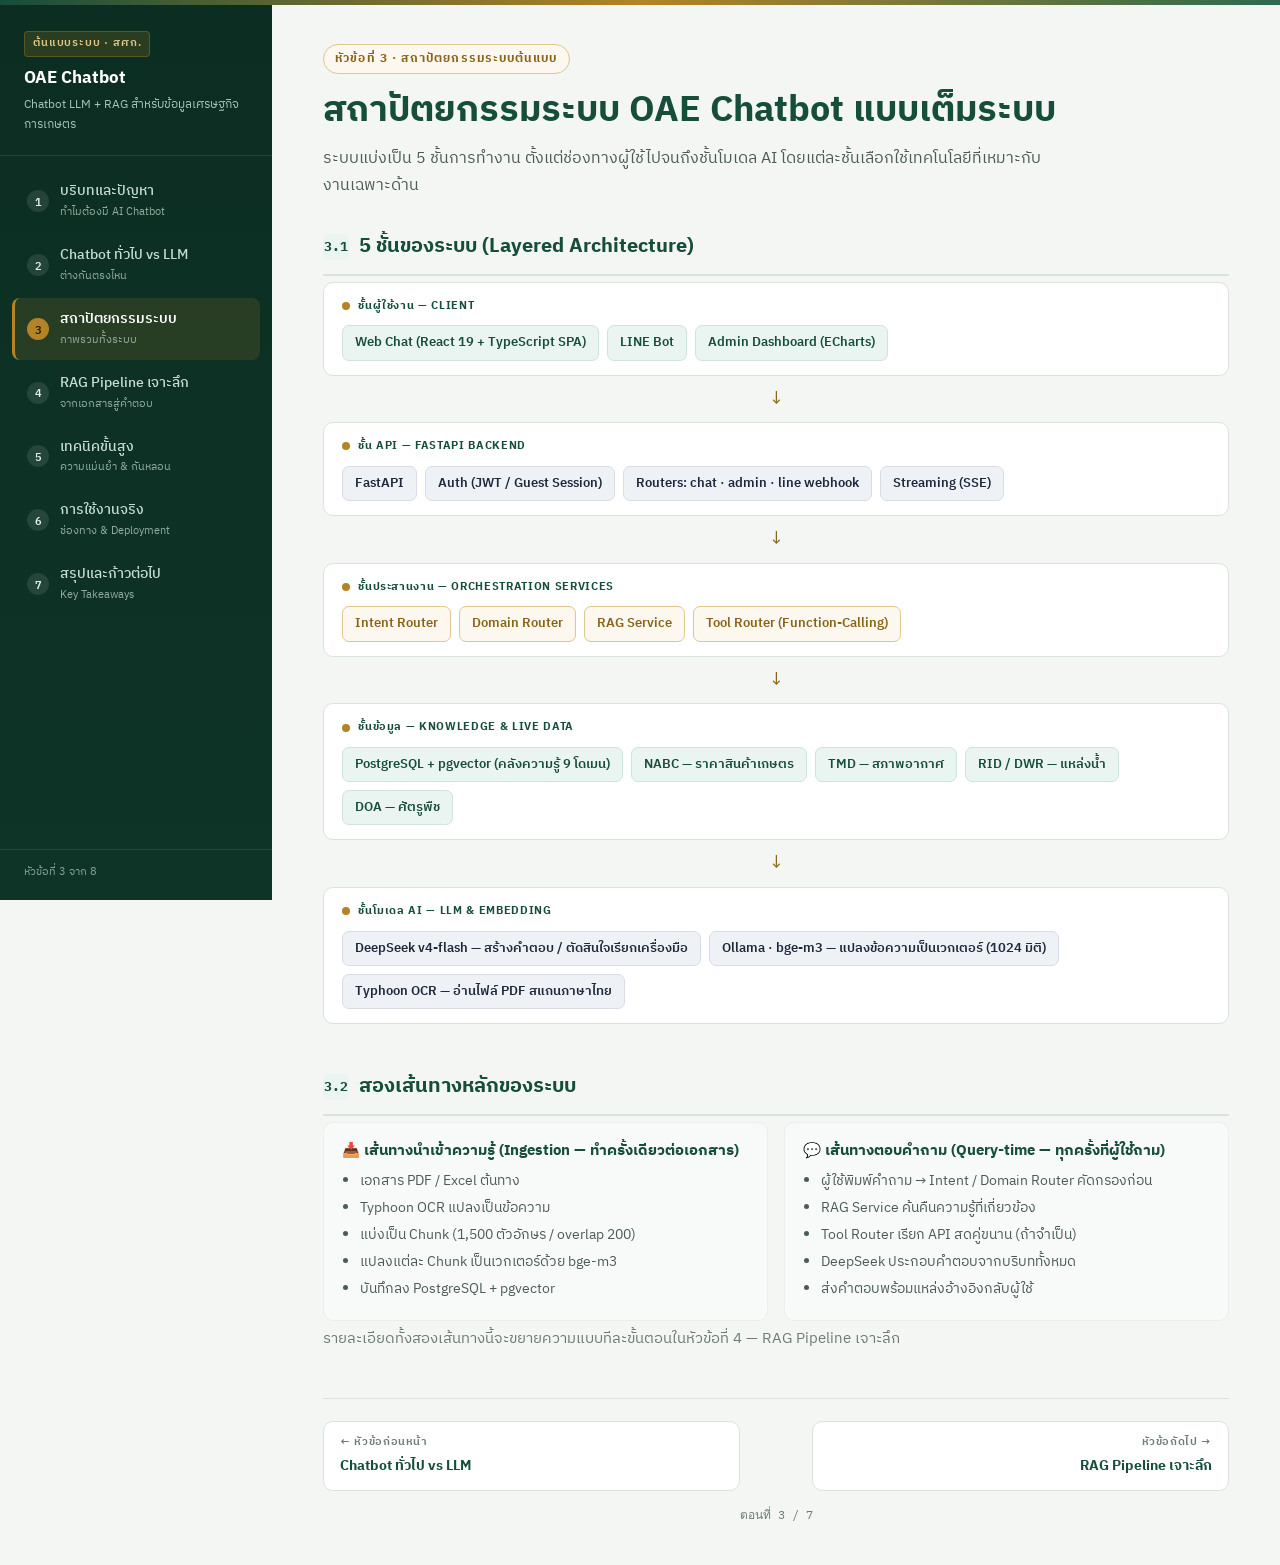
<file: 03-architecture.html>
<!doctype html>
<html lang="th">
  <head>
    <meta charset="UTF-8" />
    <meta name="viewport" content="width=device-width, initial-scale=1.0" />
    <title>3. สถาปัตยกรรมระบบ — OAE Chatbot</title>
    <link rel="preconnect" href="https://fonts.googleapis.com" />
    <link rel="preconnect" href="https://fonts.gstatic.com" crossorigin />
    <link
      href="https://fonts.googleapis.com/css2?family=IBM+Plex+Sans+Thai:wght@300;400;500;600;700&family=IBM+Plex+Mono:wght@400;500;600;700&family=Sarabun:wght@300;400;500;600;700&display=swap"
      rel="stylesheet"
    />
    <link rel="stylesheet" href="assets/style.css" />
  </head>
  <body>
    <div class="topbar"></div>

    <nav class="sidebar">
      <a class="sidebar-brand" href="index.html">
        <span class="brand-tag">ต้นแบบระบบ · สศก.</span>
        <h1>OAE Chatbot</h1>
        <p>Chatbot LLM + RAG สำหรับข้อมูลเศรษฐกิจการเกษตร</p>
      </a>
      <ul class="sidebar-nav">
        <li><a href="01-problem.html"><span class="num">1</span><span class="label">บริบทและปัญหา<small>ทำไมต้องมี AI Chatbot</small></span></a></li>
        <li><a href="02-chatbot-vs-llm.html"><span class="num">2</span><span class="label">Chatbot ทั่วไป vs LLM<small>ต่างกันตรงไหน</small></span></a></li>
        <li><a href="03-architecture.html" class="active"><span class="num">3</span><span class="label">สถาปัตยกรรมระบบ<small>ภาพรวมทั้งระบบ</small></span></a></li>
        <li><a href="04-rag-pipeline.html"><span class="num">4</span><span class="label">RAG Pipeline เจาะลึก<small>จากเอกสารสู่คำตอบ</small></span></a></li>
        <li><a href="05-techniques.html"><span class="num">5</span><span class="label">เทคนิคขั้นสูง<small>ความแม่นยำ &amp; กันหลอน</small></span></a></li>
        <li><a href="06-deployment.html"><span class="num">6</span><span class="label">การใช้งานจริง<small>ช่องทาง &amp; Deployment</small></span></a></li>
        <li><a href="07-summary.html"><span class="num">7</span><span class="label">สรุปและก้าวต่อไป<small>Key Takeaways</small></span></a></li>
      </ul>
      <div class="sidebar-foot">หัวข้อที่ 3 จาก 8</div>
    </nav>

    <main class="main">
      <div class="page">
        <div class="page-head">
          <span class="kicker">หัวข้อที่ 3 · สถาปัตยกรรมระบบต้นแบบ</span>
          <h1>สถาปัตยกรรมระบบ OAE Chatbot แบบเต็มระบบ</h1>
          <p class="lead">
            ระบบแบ่งเป็น 5 ชั้นการทำงาน ตั้งแต่ช่องทางผู้ใช้ไปจนถึงชั้นโมเดล AI
            โดยแต่ละชั้นเลือกใช้เทคโนโลยีที่เหมาะกับงานเฉพาะด้าน
          </p>
        </div>

        <section class="block">
          <h2><span class="h2num">3.1</span>5 ชั้นของระบบ (Layered Architecture)</h2>
          <div class="layers">
            <div class="layer">
              <div class="layer-label"><span class="dot"></span>ชั้นผู้ใช้งาน — Client</div>
              <div class="layer-items">
                <span class="chip">Web Chat (React 19 + TypeScript SPA)</span>
                <span class="chip">LINE Bot</span>
                <span class="chip">Admin Dashboard (ECharts)</span>
              </div>
            </div>
            <div class="layer-arrow-down">↓</div>

            <div class="layer">
              <div class="layer-label"><span class="dot"></span>ชั้น API — FastAPI Backend</div>
              <div class="layer-items">
                <span class="chip navy">FastAPI</span>
                <span class="chip navy">Auth (JWT / Guest Session)</span>
                <span class="chip navy">Routers: chat · admin · line webhook</span>
                <span class="chip navy">Streaming (SSE)</span>
              </div>
            </div>
            <div class="layer-arrow-down">↓</div>

            <div class="layer">
              <div class="layer-label"><span class="dot"></span>ชั้นประสานงาน — Orchestration Services</div>
              <div class="layer-items">
                <span class="chip gold">Intent Router</span>
                <span class="chip gold">Domain Router</span>
                <span class="chip gold">RAG Service</span>
                <span class="chip gold">Tool Router (Function-Calling)</span>
              </div>
            </div>
            <div class="layer-arrow-down">↓</div>

            <div class="layer">
              <div class="layer-label"><span class="dot"></span>ชั้นข้อมูล — Knowledge &amp; Live Data</div>
              <div class="layer-items">
                <span class="chip">PostgreSQL + pgvector (คลังความรู้ 9 โดเมน)</span>
                <span class="chip">NABC — ราคาสินค้าเกษตร</span>
                <span class="chip">TMD — สภาพอากาศ</span>
                <span class="chip">RID / DWR — แหล่งน้ำ</span>
                <span class="chip">DOA — ศัตรูพืช</span>
              </div>
            </div>
            <div class="layer-arrow-down">↓</div>

            <div class="layer">
              <div class="layer-label"><span class="dot"></span>ชั้นโมเดล AI — LLM &amp; Embedding</div>
              <div class="layer-items">
                <span class="chip navy">DeepSeek v4-flash — สร้างคำตอบ / ตัดสินใจเรียกเครื่องมือ</span>
                <span class="chip navy">Ollama · bge-m3 — แปลงข้อความเป็นเวกเตอร์ (1024 มิติ)</span>
                <span class="chip navy">Typhoon OCR — อ่านไฟล์ PDF สแกนภาษาไทย</span>
              </div>
            </div>
          </div>
        </section>

        <section class="block">
          <h2><span class="h2num">3.2</span>สองเส้นทางหลักของระบบ</h2>
          <div class="grid-2">
            <div class="mini-card">
              <h3>📥 เส้นทางนำเข้าความรู้ (Ingestion — ทำครั้งเดียวต่อเอกสาร)</h3>
              <ul>
                <li>เอกสาร PDF / Excel ต้นทาง</li>
                <li>Typhoon OCR แปลงเป็นข้อความ</li>
                <li>แบ่งเป็น Chunk (1,500 ตัวอักษร / overlap 200)</li>
                <li>แปลงแต่ละ Chunk เป็นเวกเตอร์ด้วย bge-m3</li>
                <li>บันทึกลง PostgreSQL + pgvector</li>
              </ul>
            </div>
            <div class="mini-card">
              <h3>💬 เส้นทางตอบคำถาม (Query-time — ทุกครั้งที่ผู้ใช้ถาม)</h3>
              <ul>
                <li>ผู้ใช้พิมพ์คำถาม → Intent / Domain Router คัดกรองก่อน</li>
                <li>RAG Service ค้นคืนความรู้ที่เกี่ยวข้อง</li>
                <li>Tool Router เรียก API สดคู่ขนาน (ถ้าจำเป็น)</li>
                <li>DeepSeek ประกอบคำตอบจากบริบททั้งหมด</li>
                <li>ส่งคำตอบพร้อมแหล่งอ้างอิงกลับผู้ใช้</li>
              </ul>
            </div>
          </div>
          <p class="sub" style="margin-top:6px;">รายละเอียดทั้งสองเส้นทางนี้จะขยายความแบบทีละขั้นตอนในหัวข้อที่ 4 — RAG Pipeline เจาะลึก</p>
        </section>

        <div class="prevnext">
          <a class="pn-link" href="02-chatbot-vs-llm.html">
            <div class="pn-dir">← หัวข้อก่อนหน้า</div>
            <div class="pn-title">Chatbot ทั่วไป vs LLM</div>
          </a>
          <a class="pn-link next" href="04-rag-pipeline.html">
            <div class="pn-dir">หัวข้อถัดไป →</div>
            <div class="pn-title">RAG Pipeline เจาะลึก</div>
          </a>
        </div>
        <div class="progress-lbl">ตอนที่ 3 / 7</div>
      </div>
    </main>
  </body>
</html>
</file>
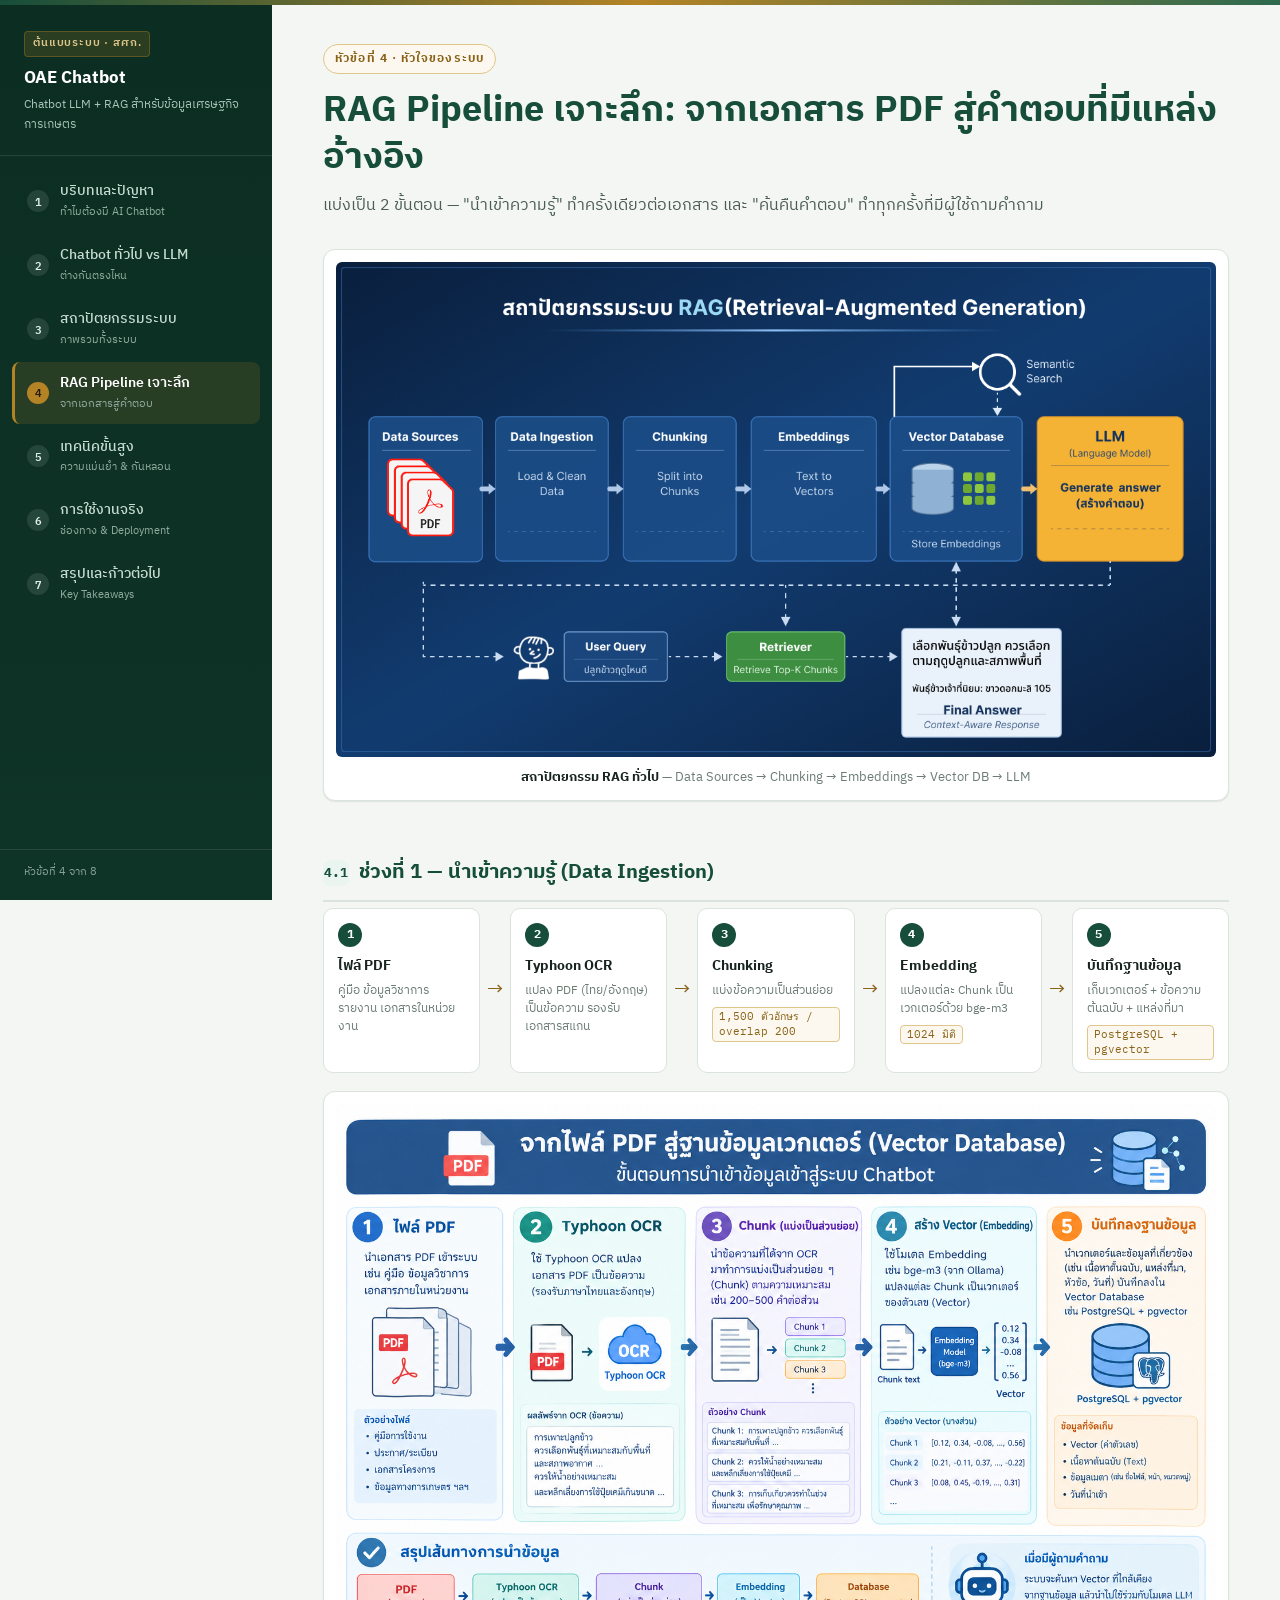
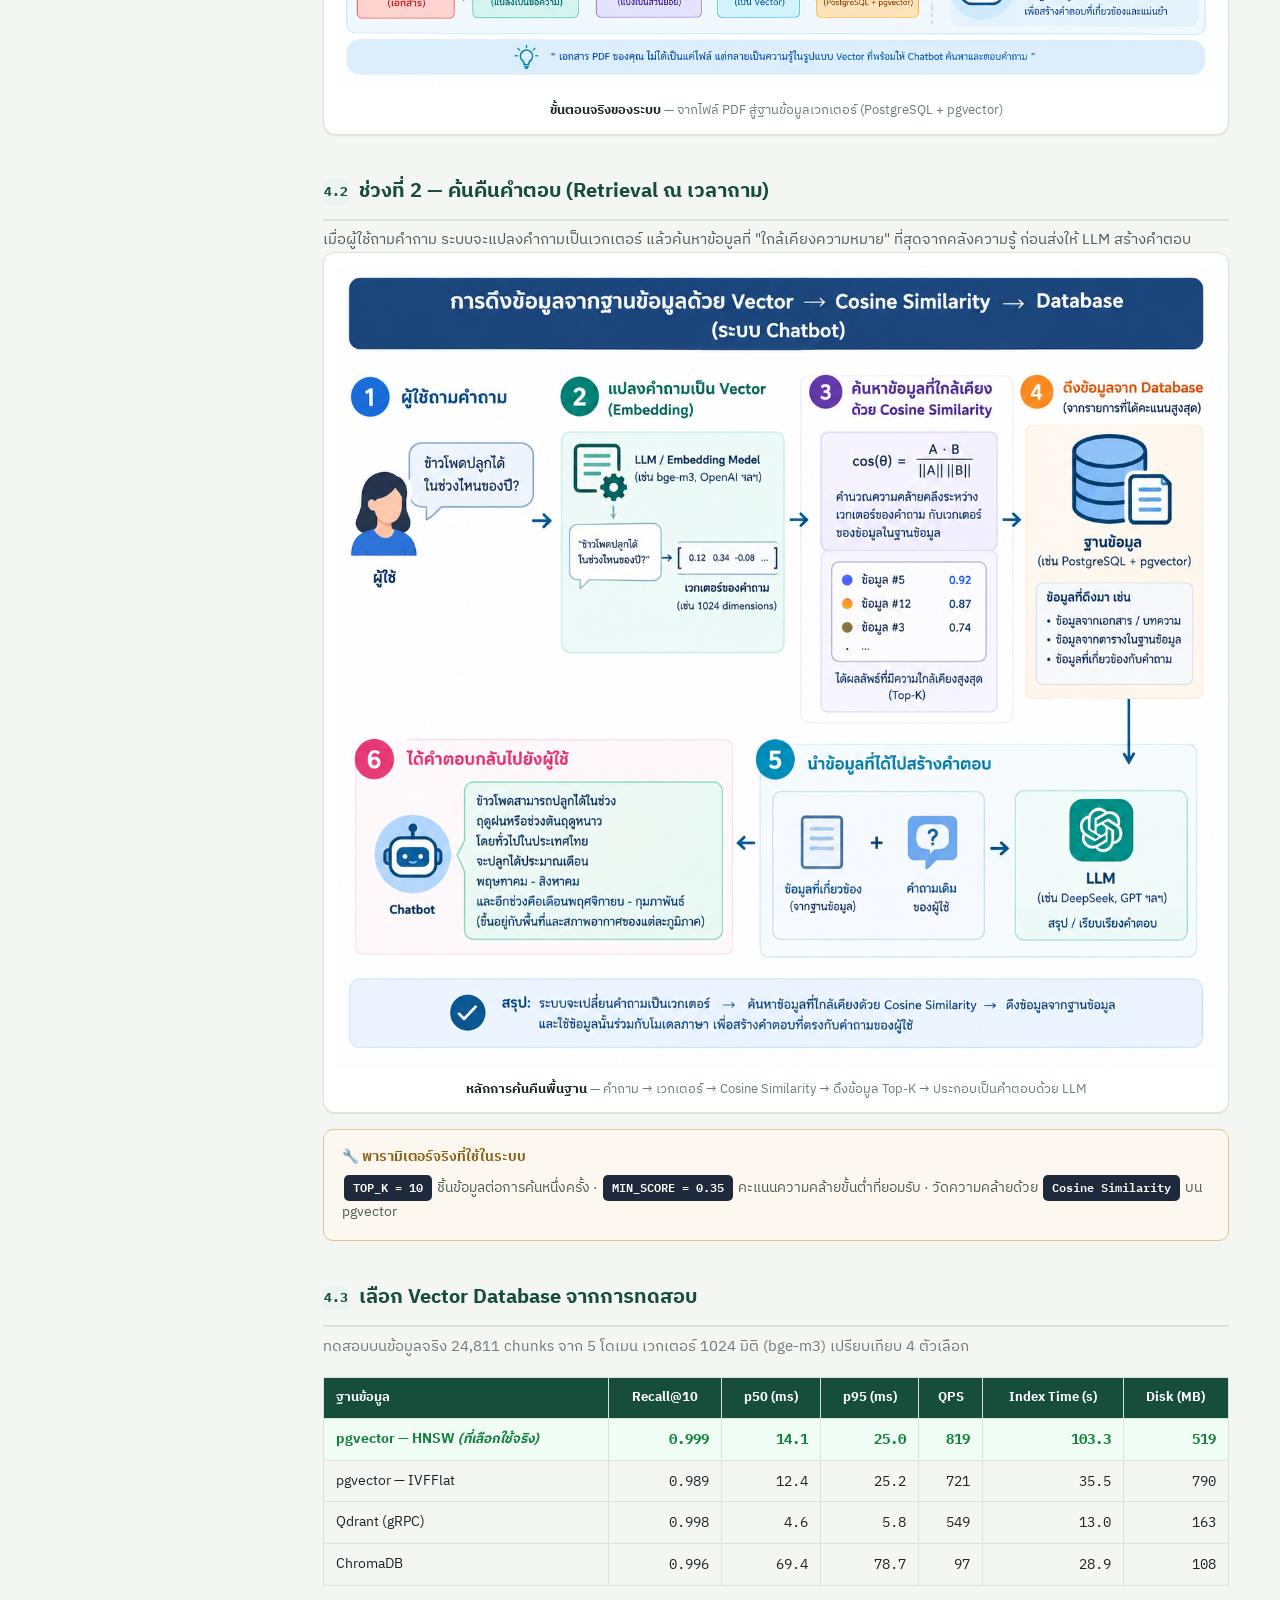
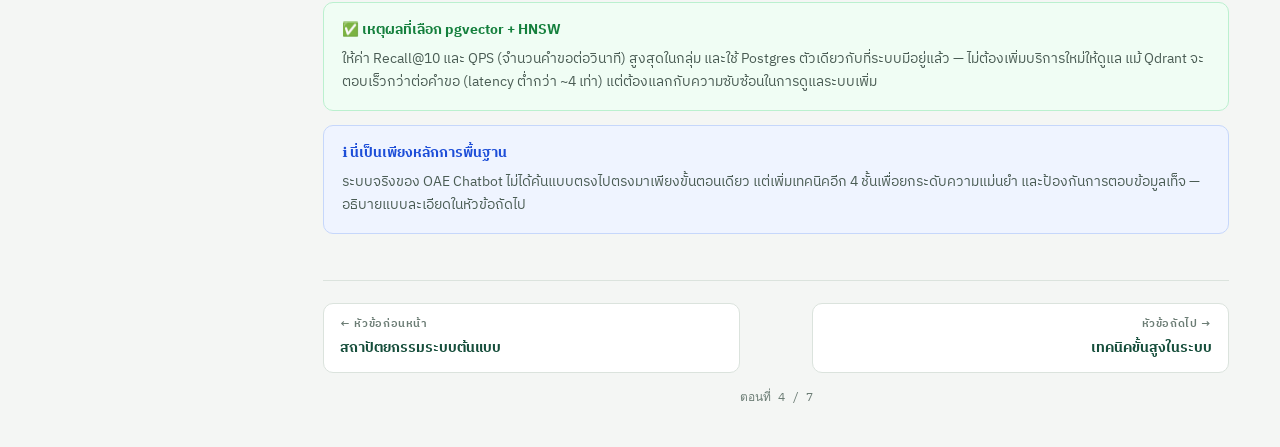
<file: 04-rag-pipeline.html>
<!doctype html>
<html lang="th">
  <head>
    <meta charset="UTF-8" />
    <meta name="viewport" content="width=device-width, initial-scale=1.0" />
    <title>4. RAG Pipeline เจาะลึก — OAE Chatbot</title>
    <link rel="preconnect" href="https://fonts.googleapis.com" />
    <link rel="preconnect" href="https://fonts.gstatic.com" crossorigin />
    <link
      href="https://fonts.googleapis.com/css2?family=IBM+Plex+Sans+Thai:wght@300;400;500;600;700&family=IBM+Plex+Mono:wght@400;500;600;700&family=Sarabun:wght@300;400;500;600;700&display=swap"
      rel="stylesheet"
    />
    <link rel="stylesheet" href="assets/style.css" />
  </head>
  <body>
    <div class="topbar"></div>

    <nav class="sidebar">
      <a class="sidebar-brand" href="index.html">
        <span class="brand-tag">ต้นแบบระบบ · สศก.</span>
        <h1>OAE Chatbot</h1>
        <p>Chatbot LLM + RAG สำหรับข้อมูลเศรษฐกิจการเกษตร</p>
      </a>
      <ul class="sidebar-nav">
        <li><a href="01-problem.html"><span class="num">1</span><span class="label">บริบทและปัญหา<small>ทำไมต้องมี AI Chatbot</small></span></a></li>
        <li><a href="02-chatbot-vs-llm.html"><span class="num">2</span><span class="label">Chatbot ทั่วไป vs LLM<small>ต่างกันตรงไหน</small></span></a></li>
        <li><a href="03-architecture.html"><span class="num">3</span><span class="label">สถาปัตยกรรมระบบ<small>ภาพรวมทั้งระบบ</small></span></a></li>
        <li><a href="04-rag-pipeline.html" class="active"><span class="num">4</span><span class="label">RAG Pipeline เจาะลึก<small>จากเอกสารสู่คำตอบ</small></span></a></li>
        <li><a href="05-techniques.html"><span class="num">5</span><span class="label">เทคนิคขั้นสูง<small>ความแม่นยำ &amp; กันหลอน</small></span></a></li>
        <li><a href="06-deployment.html"><span class="num">6</span><span class="label">การใช้งานจริง<small>ช่องทาง &amp; Deployment</small></span></a></li>
        <li><a href="07-summary.html"><span class="num">7</span><span class="label">สรุปและก้าวต่อไป<small>Key Takeaways</small></span></a></li>
      </ul>
      <div class="sidebar-foot">หัวข้อที่ 4 จาก 8</div>
    </nav>

    <main class="main">
      <div class="page">
        <div class="page-head">
          <span class="kicker">หัวข้อที่ 4 · หัวใจของระบบ</span>
          <h1>RAG Pipeline เจาะลึก: จากเอกสาร PDF สู่คำตอบที่มีแหล่งอ้างอิง</h1>
          <p class="lead">แบ่งเป็น 2 ขั้นตอน — "นำเข้าความรู้" ทำครั้งเดียวต่อเอกสาร และ "ค้นคืนคำตอบ" ทำทุกครั้งที่มีผู้ใช้ถามคำถาม</p>
        </div>

                  <figure class="figure">
                    <img src="images/RAG-architecture.png" alt="RAG Architecture" />
                    <figcaption><b>สถาปัตยกรรม RAG ทั่วไป</b> — Data Sources → Chunking → Embeddings → Vector DB → LLM</figcaption>
                  </figure>

        <section class="block">
          <br><br>
          <h2><span class="h2num">4.1</span>ช่วงที่ 1 — นำเข้าความรู้ (Data Ingestion)</h2>
          <div class="flow">
            <div class="flow-step"><div class="fnum">1</div><h4>ไฟล์ PDF</h4><p>คู่มือ ข้อมูลวิชาการ รายงาน เอกสารในหน่วยงาน</p></div>
            <div class="flow-arrow">→</div>
            <div class="flow-step"><div class="fnum">2</div><h4>Typhoon OCR</h4><p>แปลง PDF (ไทย/อังกฤษ) เป็นข้อความ รองรับเอกสารสแกน</p></div>
            <div class="flow-arrow">→</div>
            <div class="flow-step"><div class="fnum">3</div><h4>Chunking</h4><p>แบ่งข้อความเป็นส่วนย่อย<span class="tag">1,500 ตัวอักษร / overlap 200</span></p></div>
            <div class="flow-arrow">→</div>
            <div class="flow-step"><div class="fnum">4</div><h4>Embedding</h4><p>แปลงแต่ละ Chunk เป็นเวกเตอร์ด้วย bge-m3<span class="tag">1024 มิติ</span></p></div>
            <div class="flow-arrow">→</div>
            <div class="flow-step"><div class="fnum">5</div><h4>บันทึกฐานข้อมูล</h4><p>เก็บเวกเตอร์ + ข้อความต้นฉบับ + แหล่งที่มา<span class="tag">PostgreSQL + pgvector</span></p></div>
          </div>

          <figure class="figure" style="margin-top:18px;">
            <img src="images/pdf%20to%20database.png" alt="ขั้นตอนการนำเข้าข้อมูลจากไฟล์ PDF สู่ Vector Database ของระบบ OAE Chatbot" />
            <figcaption><b>ขั้นตอนจริงของระบบ</b> — จากไฟล์ PDF สู่ฐานข้อมูลเวกเตอร์ (PostgreSQL + pgvector)</figcaption>
          </figure>
        </section>

        <section class="block">
          <h2><span class="h2num">4.2</span>ช่วงที่ 2 — ค้นคืนคำตอบ (Retrieval ณ เวลาถาม)</h2>
          <p>เมื่อผู้ใช้ถามคำถาม ระบบจะแปลงคำถามเป็นเวกเตอร์ แล้วค้นหาข้อมูลที่ "ใกล้เคียงความหมาย" ที่สุดจากคลังความรู้ ก่อนส่งให้ LLM สร้างคำตอบ</p>
          <figure class="figure">
            <img src="images/retriveDataFromDatabase.png" alt="ขั้นตอนการดึงข้อมูลจากฐานข้อมูลด้วย Vector, Cosine Similarity และ Database" />
            <figcaption><b>หลักการค้นคืนพื้นฐาน</b> — คำถาม → เวกเตอร์ → Cosine Similarity → ดึงข้อมูล Top-K → ประกอบเป็นคำตอบด้วย LLM</figcaption>
          </figure>

          <div class="callout gold" style="margin-top:16px;">
            <h4>🔧 พารามิเตอร์จริงที่ใช้ในระบบ</h4>
            <p>
              <span class="badge-tech">TOP_K = 10</span> ชิ้นข้อมูลต่อการค้นหนึ่งครั้ง ·
              <span class="badge-tech">MIN_SCORE = 0.35</span> คะแนนความคล้ายขั้นต่ำที่ยอมรับ ·
              วัดความคล้ายด้วย <span class="badge-tech">Cosine Similarity</span> บน pgvector
            </p>
          </div>


        </section>

        <section class="block">
          <h2><span class="h2num">4.3</span>เลือก Vector Database จากการทดสอบ</h2>
          <p class="sub">ทดสอบบนข้อมูลจริง 24,811 chunks จาก 5 โดเมน เวกเตอร์ 1024 มิติ (bge-m3) เปรียบเทียบ 4 ตัวเลือก</p>
          <div style="overflow-x:auto;">
            <table class="data">
              <thead>
                <tr>
                  <th>ฐานข้อมูล</th>
                  <th>Recall@10</th>
                  <th>p50 (ms)</th>
                  <th>p95 (ms)</th>
                  <th>QPS</th>
                  <th>Index Time (s)</th>
                  <th>Disk (MB)</th>
                </tr>
              </thead>
              <tbody>
                <tr class="win">
                  <td>pgvector — HNSW <em>(ที่เลือกใช้จริง)</em></td>
                  <td>0.999</td>
                  <td>14.1</td>
                  <td>25.0</td>
                  <td>819</td>
                  <td>103.3</td>
                  <td>519</td>
                </tr>
                <tr>
                  <td>pgvector — IVFFlat</td>
                  <td>0.989</td>
                  <td>12.4</td>
                  <td>25.2</td>
                  <td>721</td>
                  <td>35.5</td>
                  <td>790</td>
                </tr>
                <tr>
                  <td>Qdrant (gRPC)</td>
                  <td>0.998</td>
                  <td>4.6</td>
                  <td>5.8</td>
                  <td>549</td>
                  <td>13.0</td>
                  <td>163</td>
                </tr>
                <tr>
                  <td>ChromaDB</td>
                  <td>0.996</td>
                  <td>69.4</td>
                  <td>78.7</td>
                  <td>97</td>
                  <td>28.9</td>
                  <td>108</td>
                </tr>
              </tbody>
            </table>
          </div>
          <div class="callout ok" style="margin-top:16px;">
            <h4>✅ เหตุผลที่เลือก pgvector + HNSW</h4>
            <p>ให้ค่า Recall@10 และ QPS (จำนวนคำขอต่อวินาที) สูงสุดในกลุ่ม และใช้ Postgres ตัวเดียวกับที่ระบบมีอยู่แล้ว —
              ไม่ต้องเพิ่มบริการใหม่ให้ดูแล แม้ Qdrant จะตอบเร็วกว่าต่อคำขอ (latency ต่ำกว่า ~4 เท่า)
              แต่ต้องแลกกับความซับซ้อนในการดูแลระบบเพิ่ม</p>
          </div>
                    <div class="callout info">
                      <h4>ℹ️ นี่เป็นเพียงหลักการพื้นฐาน</h4>
                      <p>
                        ระบบจริงของ OAE Chatbot ไม่ได้ค้นแบบตรงไปตรงมาเพียงขั้นตอนเดียว แต่เพิ่มเทคนิคอีก 4 ชั้นเพื่อยกระดับความแม่นยำ
                        และป้องกันการตอบข้อมูลเท็จ — อธิบายแบบละเอียดในหัวข้อถัดไป
                      </p>
                    </div>
        </section>

        <div class="prevnext">
          <a class="pn-link" href="03-architecture.html">
            <div class="pn-dir">← หัวข้อก่อนหน้า</div>
            <div class="pn-title">สถาปัตยกรรมระบบต้นแบบ</div>
          </a>
          <a class="pn-link next" href="05-techniques.html">
            <div class="pn-dir">หัวข้อถัดไป →</div>
            <div class="pn-title">เทคนิคขั้นสูงในระบบ</div>
          </a>
        </div>
        <div class="progress-lbl">ตอนที่ 4 / 7</div>
      </div>
    </main>
  </body>
</html>
</file>
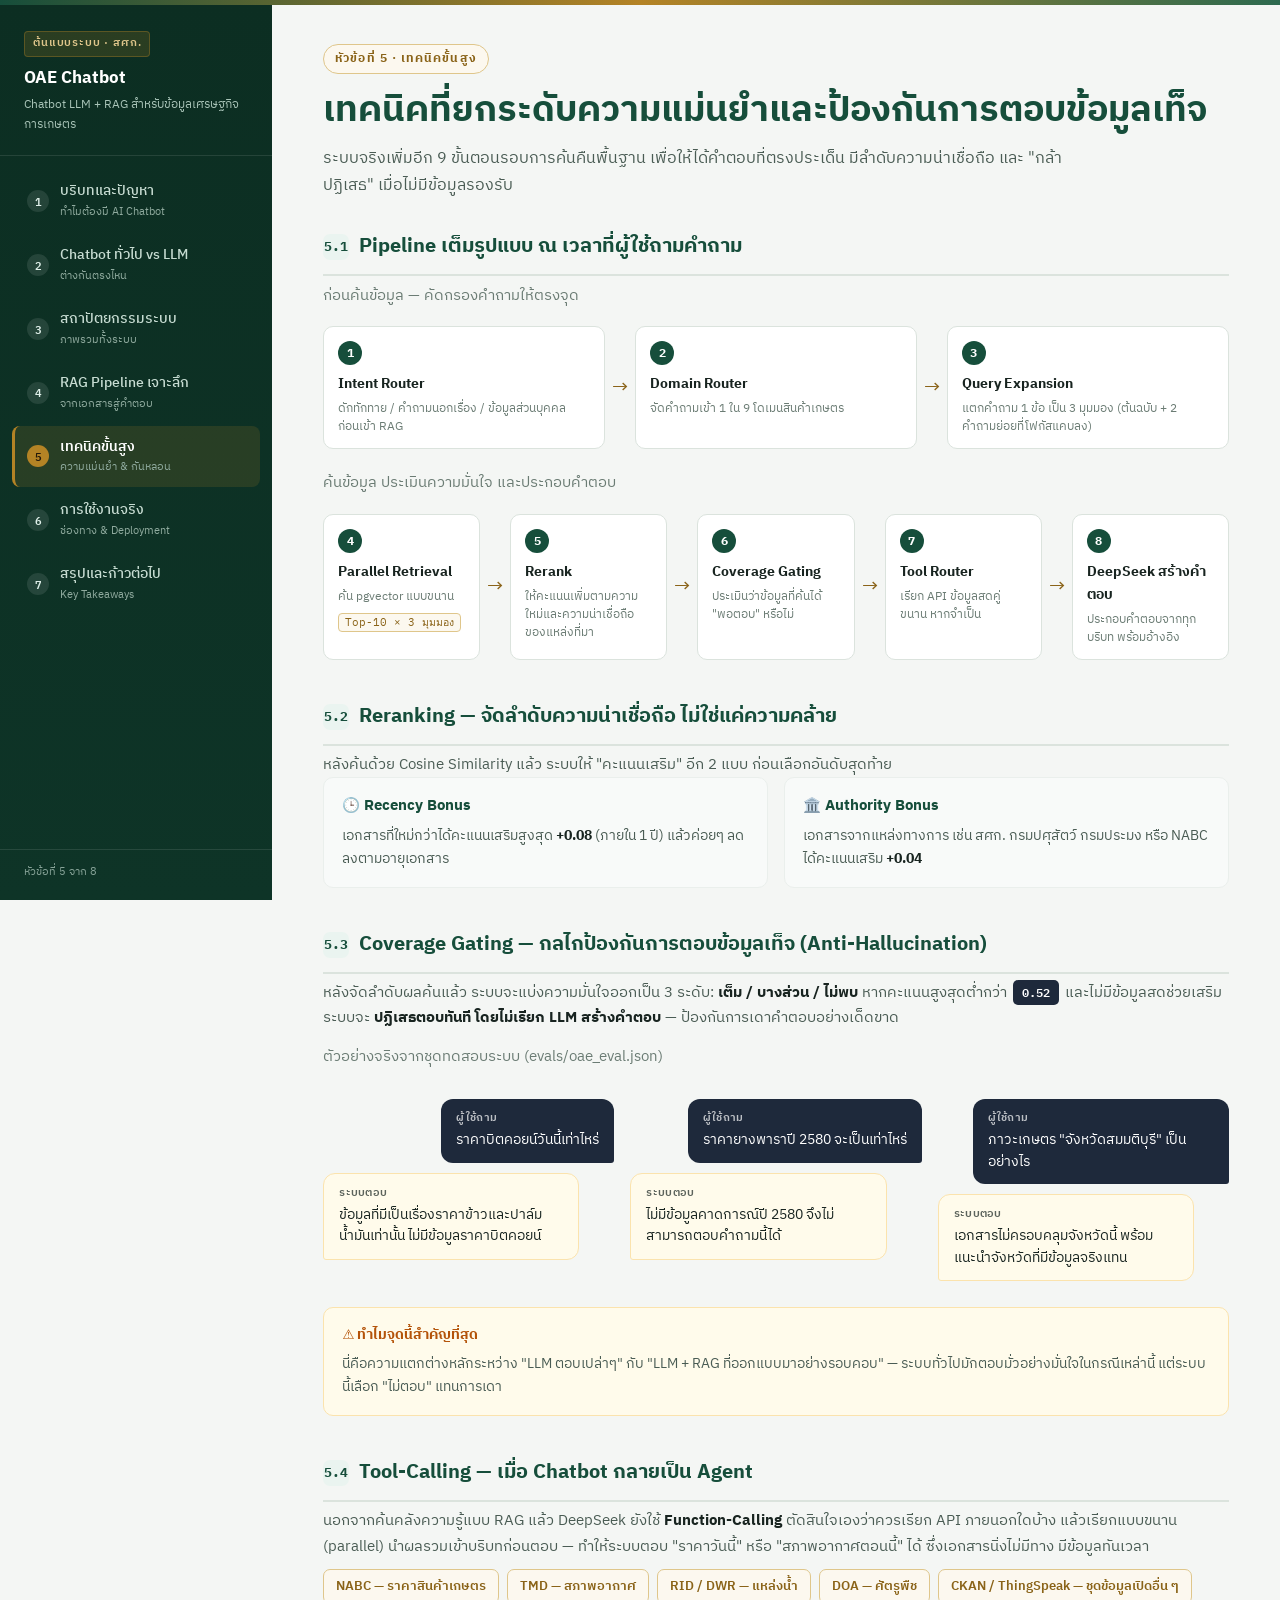
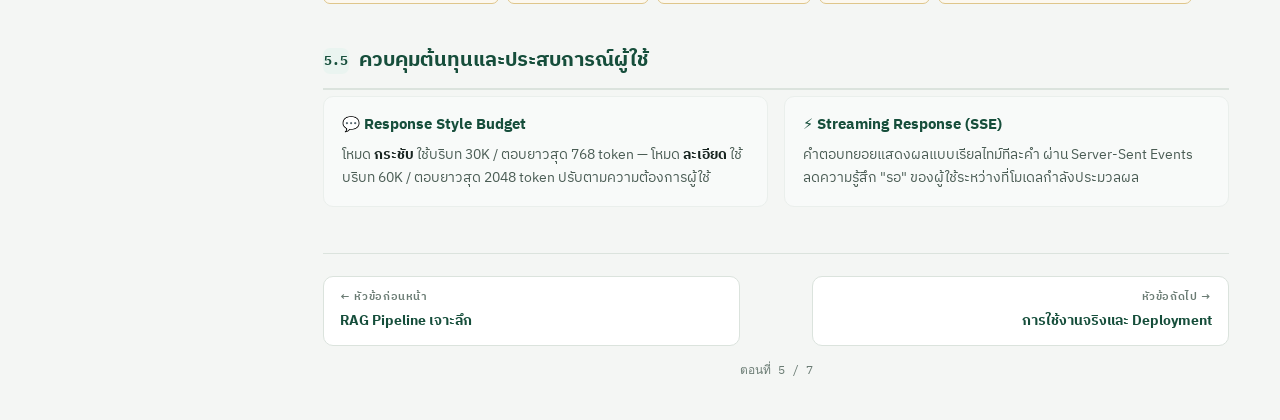
<file: 05-techniques.html>
<!doctype html>
<html lang="th">
  <head>
    <meta charset="UTF-8" />
    <meta name="viewport" content="width=device-width, initial-scale=1.0" />
    <title>5. เทคนิคขั้นสูง — OAE Chatbot</title>
    <link rel="preconnect" href="https://fonts.googleapis.com" />
    <link rel="preconnect" href="https://fonts.gstatic.com" crossorigin />
    <link
      href="https://fonts.googleapis.com/css2?family=IBM+Plex+Sans+Thai:wght@300;400;500;600;700&family=IBM+Plex+Mono:wght@400;500;600;700&family=Sarabun:wght@300;400;500;600;700&display=swap"
      rel="stylesheet"
    />
    <link rel="stylesheet" href="assets/style.css" />
  </head>
  <body>
    <div class="topbar"></div>

    <nav class="sidebar">
      <a class="sidebar-brand" href="index.html">
        <span class="brand-tag">ต้นแบบระบบ · สศก.</span>
        <h1>OAE Chatbot</h1>
        <p>Chatbot LLM + RAG สำหรับข้อมูลเศรษฐกิจการเกษตร</p>
      </a>
      <ul class="sidebar-nav">
        <li><a href="01-problem.html"><span class="num">1</span><span class="label">บริบทและปัญหา<small>ทำไมต้องมี AI Chatbot</small></span></a></li>
        <li><a href="02-chatbot-vs-llm.html"><span class="num">2</span><span class="label">Chatbot ทั่วไป vs LLM<small>ต่างกันตรงไหน</small></span></a></li>
        <li><a href="03-architecture.html"><span class="num">3</span><span class="label">สถาปัตยกรรมระบบ<small>ภาพรวมทั้งระบบ</small></span></a></li>
        <li><a href="04-rag-pipeline.html"><span class="num">4</span><span class="label">RAG Pipeline เจาะลึก<small>จากเอกสารสู่คำตอบ</small></span></a></li>
        <li><a href="05-techniques.html" class="active"><span class="num">5</span><span class="label">เทคนิคขั้นสูง<small>ความแม่นยำ &amp; กันหลอน</small></span></a></li>
        <li><a href="06-deployment.html"><span class="num">6</span><span class="label">การใช้งานจริง<small>ช่องทาง &amp; Deployment</small></span></a></li>
        <li><a href="07-summary.html"><span class="num">7</span><span class="label">สรุปและก้าวต่อไป<small>Key Takeaways</small></span></a></li>
      </ul>
      <div class="sidebar-foot">หัวข้อที่ 5 จาก 8</div>
    </nav>

    <main class="main">
      <div class="page">
        <div class="page-head">
          <span class="kicker">หัวข้อที่ 5 · เทคนิคขั้นสูง</span>
          <h1>เทคนิคที่ยกระดับความแม่นยำและป้องกันการตอบข้อมูลเท็จ</h1>
          <p class="lead">
            ระบบจริงเพิ่มอีก 9 ขั้นตอนรอบการค้นคืนพื้นฐาน เพื่อให้ได้คำตอบที่ตรงประเด็น มีลำดับความน่าเชื่อถือ
            และ "กล้าปฏิเสธ" เมื่อไม่มีข้อมูลรองรับ
          </p>
        </div>

        <section class="block">
          <h2><span class="h2num">5.1</span>Pipeline เต็มรูปแบบ ณ เวลาที่ผู้ใช้ถามคำถาม</h2>
          <p class="sub">ก่อนค้นข้อมูล — คัดกรองคำถามให้ตรงจุด</p>
          <div class="flow">
            <div class="flow-step"><div class="fnum">1</div><h4>Intent Router</h4><p>ดักทักทาย / คำถามนอกเรื่อง / ข้อมูลส่วนบุคคล ก่อนเข้า RAG</p></div>
            <div class="flow-arrow">→</div>
            <div class="flow-step"><div class="fnum">2</div><h4>Domain Router</h4><p>จัดคำถามเข้า 1 ใน 9 โดเมนสินค้าเกษตร</p></div>
            <div class="flow-arrow">→</div>
            <div class="flow-step"><div class="fnum">3</div><h4>Query Expansion</h4><p>แตกคำถาม 1 ข้อ เป็น 3 มุมมอง (ต้นฉบับ + 2 คำถามย่อยที่โฟกัสแคบลง)</p></div>
          </div>

          <p class="sub" style="margin-top:22px;">ค้นข้อมูล ประเมินความมั่นใจ และประกอบคำตอบ</p>
          <div class="flow">
            <div class="flow-step"><div class="fnum">4</div><h4>Parallel Retrieval</h4><p>ค้น pgvector แบบขนาน<span class="tag">Top-10 × 3 มุมมอง</span></p></div>
            <div class="flow-arrow">→</div>
            <div class="flow-step"><div class="fnum">5</div><h4>Rerank</h4><p>ให้คะแนนเพิ่มตามความใหม่และความน่าเชื่อถือของแหล่งที่มา</p></div>
            <div class="flow-arrow">→</div>
            <div class="flow-step"><div class="fnum">6</div><h4>Coverage Gating</h4><p>ประเมินว่าข้อมูลที่ค้นได้ "พอตอบ" หรือไม่</p></div>
            <div class="flow-arrow">→</div>
            <div class="flow-step"><div class="fnum">7</div><h4>Tool Router</h4><p>เรียก API ข้อมูลสดคู่ขนาน หากจำเป็น</p></div>
            <div class="flow-arrow">→</div>
            <div class="flow-step"><div class="fnum">8</div><h4>DeepSeek สร้างคำตอบ</h4><p>ประกอบคำตอบจากทุกบริบท พร้อมอ้างอิง</p></div>
          </div>
        </section>

        <section class="block">
          <h2><span class="h2num">5.2</span>Reranking — จัดลำดับความน่าเชื่อถือ ไม่ใช่แค่ความคล้าย</h2>
          <p>หลังค้นด้วย Cosine Similarity แล้ว ระบบให้ "คะแนนเสริม" อีก 2 แบบ ก่อนเลือกอันดับสุดท้าย</p>
          <div class="grid-2">
            <div class="mini-card">
              <h3>🕒 Recency Bonus</h3>
              <p>เอกสารที่ใหม่กว่าได้คะแนนเสริมสูงสุด <strong>+0.08</strong> (ภายใน 1 ปี) แล้วค่อยๆ ลดลงตามอายุเอกสาร</p>
            </div>
            <div class="mini-card">
              <h3>🏛️ Authority Bonus</h3>
              <p>เอกสารจากแหล่งทางการ เช่น สศก. กรมปศุสัตว์ กรมประมง หรือ NABC ได้คะแนนเสริม <strong>+0.04</strong></p>
            </div>
          </div>
        </section>

        <section class="block">
          <h2><span class="h2num">5.3</span>Coverage Gating — กลไกป้องกันการตอบข้อมูลเท็จ (Anti-Hallucination)</h2>
          <p>
            หลังจัดลำดับผลค้นแล้ว ระบบจะแบ่งความมั่นใจออกเป็น 3 ระดับ: <strong>เต็ม / บางส่วน / ไม่พบ</strong>
            หากคะแนนสูงสุดต่ำกว่า <span class="badge-tech">0.52</span> และไม่มีข้อมูลสดช่วยเสริม
            ระบบจะ <strong>ปฏิเสธตอบทันที โดยไม่เรียก LLM สร้างคำตอบ</strong> — ป้องกันการเดาคำตอบอย่างเด็ดขาด
          </p>
          <p class="sub" style="margin-top:14px;">ตัวอย่างจริงจากชุดทดสอบระบบ (evals/oae_eval.json)</p>
          <div class="grid-3">
            <div class="chat-ex">
              <div class="bubble user"><span class="who">ผู้ใช้ถาม</span>ราคาบิตคอยน์วันนี้เท่าไหร่</div>
              <div class="bubble bot refuse"><span class="who">ระบบตอบ</span>ข้อมูลที่มีเป็นเรื่องราคาข้าวและปาล์มน้ำมันเท่านั้น ไม่มีข้อมูลราคาบิตคอยน์</div>
            </div>
            <div class="chat-ex">
              <div class="bubble user"><span class="who">ผู้ใช้ถาม</span>ราคายางพาราปี 2580 จะเป็นเท่าไหร่</div>
              <div class="bubble bot refuse"><span class="who">ระบบตอบ</span>ไม่มีข้อมูลคาดการณ์ปี 2580 จึงไม่สามารถตอบคำถามนี้ได้</div>
            </div>
            <div class="chat-ex">
              <div class="bubble user"><span class="who">ผู้ใช้ถาม</span>ภาวะเกษตร "จังหวัดสมมติบุรี" เป็นอย่างไร</div>
              <div class="bubble bot refuse"><span class="who">ระบบตอบ</span>เอกสารไม่ครอบคลุมจังหวัดนี้ พร้อมแนะนำจังหวัดที่มีข้อมูลจริงแทน</div>
            </div>
          </div>
          <div class="callout warn">
            <h4>⚠️ ทำไมจุดนี้สำคัญที่สุด</h4>
            <p>นี่คือความแตกต่างหลักระหว่าง "LLM ตอบเปล่าๆ" กับ "LLM + RAG ที่ออกแบบมาอย่างรอบคอบ" — ระบบทั่วไปมักตอบมั่วอย่างมั่นใจในกรณีเหล่านี้ แต่ระบบนี้เลือก "ไม่ตอบ" แทนการเดา</p>
          </div>
        </section>

        <section class="block">
          <h2><span class="h2num">5.4</span>Tool-Calling — เมื่อ Chatbot กลายเป็น Agent</h2>
          <p>
            นอกจากค้นคลังความรู้แบบ RAG แล้ว DeepSeek ยังใช้ <strong>Function-Calling</strong> ตัดสินใจเองว่าควรเรียก API ภายนอกใดบ้าง
            แล้วเรียกแบบขนาน (parallel) นำผลรวมเข้าบริบทก่อนตอบ — ทำให้ระบบตอบ "ราคาวันนี้" หรือ "สภาพอากาศตอนนี้" ได้ ซึ่งเอกสารนิ่งไม่มีทาง
            มีข้อมูลทันเวลา
          </p>
          <div class="tag-row">
            <span class="chip gold">NABC — ราคาสินค้าเกษตร</span>
            <span class="chip gold">TMD — สภาพอากาศ</span>
            <span class="chip gold">RID / DWR — แหล่งน้ำ</span>
            <span class="chip gold">DOA — ศัตรูพืช</span>
            <span class="chip gold">CKAN / ThingSpeak — ชุดข้อมูลเปิดอื่น ๆ</span>
          </div>
        </section>

        <section class="block">
          <h2><span class="h2num">5.5</span>ควบคุมต้นทุนและประสบการณ์ผู้ใช้</h2>
          <div class="grid-2">
            <div class="mini-card">
              <h3>💬 Response Style Budget</h3>
              <p>โหมด <strong>กระชับ</strong> ใช้บริบท 30K / ตอบยาวสุด 768 token — โหมด <strong>ละเอียด</strong> ใช้บริบท 60K / ตอบยาวสุด 2048 token ปรับตามความต้องการผู้ใช้</p>
            </div>
            <div class="mini-card">
              <h3>⚡ Streaming Response (SSE)</h3>
              <p>คำตอบทยอยแสดงผลแบบเรียลไทม์ทีละคำ ผ่าน Server-Sent Events ลดความรู้สึก "รอ" ของผู้ใช้ระหว่างที่โมเดลกำลังประมวลผล</p>
            </div>
          </div>
        </section>

        <div class="prevnext">
          <a class="pn-link" href="04-rag-pipeline.html">
            <div class="pn-dir">← หัวข้อก่อนหน้า</div>
            <div class="pn-title">RAG Pipeline เจาะลึก</div>
          </a>
          <a class="pn-link next" href="06-deployment.html">
            <div class="pn-dir">หัวข้อถัดไป →</div>
            <div class="pn-title">การใช้งานจริงและ Deployment</div>
          </a>
        </div>
        <div class="progress-lbl">ตอนที่ 5 / 7</div>
      </div>
    </main>
  </body>
</html>
</file>
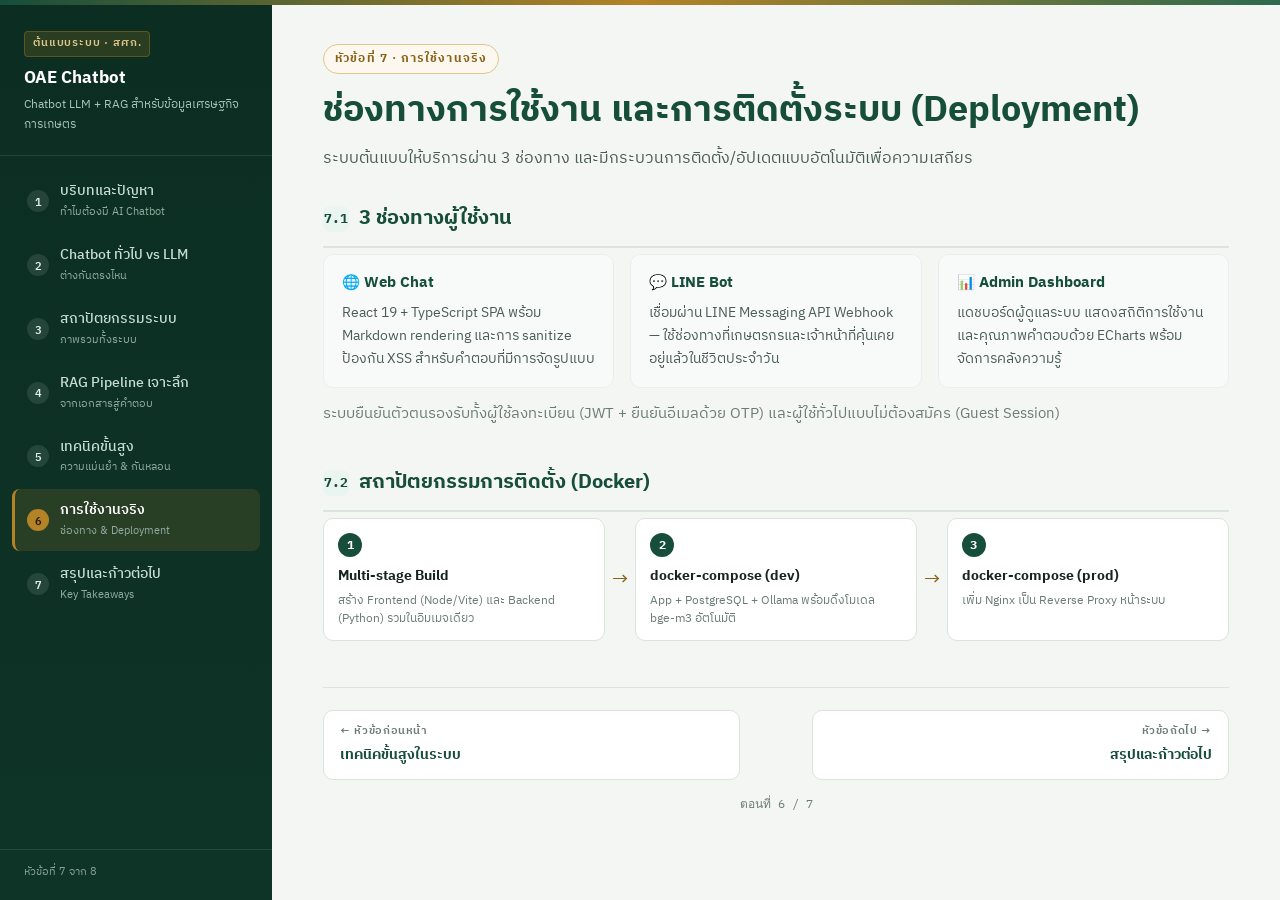
<file: 06-deployment.html>
<!doctype html>
<html lang="th">
  <head>
    <meta charset="UTF-8" />
    <meta name="viewport" content="width=device-width, initial-scale=1.0" />
    <title>7. การใช้งานจริงและ Deployment — OAE Chatbot</title>
    <link rel="preconnect" href="https://fonts.googleapis.com" />
    <link rel="preconnect" href="https://fonts.gstatic.com" crossorigin />
    <link
      href="https://fonts.googleapis.com/css2?family=IBM+Plex+Sans+Thai:wght@300;400;500;600;700&family=IBM+Plex+Mono:wght@400;500;600;700&family=Sarabun:wght@300;400;500;600;700&display=swap"
      rel="stylesheet"
    />
    <link rel="stylesheet" href="assets/style.css" />
  </head>
  <body>
    <div class="topbar"></div>

    <nav class="sidebar">
      <a class="sidebar-brand" href="index.html">
        <span class="brand-tag">ต้นแบบระบบ · สศก.</span>
        <h1>OAE Chatbot</h1>
        <p>Chatbot LLM + RAG สำหรับข้อมูลเศรษฐกิจการเกษตร</p>
      </a>
      <ul class="sidebar-nav">
        <li><a href="01-problem.html"><span class="num">1</span><span class="label">บริบทและปัญหา<small>ทำไมต้องมี AI Chatbot</small></span></a></li>
        <li><a href="02-chatbot-vs-llm.html"><span class="num">2</span><span class="label">Chatbot ทั่วไป vs LLM<small>ต่างกันตรงไหน</small></span></a></li>
        <li><a href="03-architecture.html"><span class="num">3</span><span class="label">สถาปัตยกรรมระบบ<small>ภาพรวมทั้งระบบ</small></span></a></li>
        <li><a href="04-rag-pipeline.html"><span class="num">4</span><span class="label">RAG Pipeline เจาะลึก<small>จากเอกสารสู่คำตอบ</small></span></a></li>
        <li><a href="05-techniques.html"><span class="num">5</span><span class="label">เทคนิคขั้นสูง<small>ความแม่นยำ &amp; กันหลอน</small></span></a></li>
        <li><a href="06-deployment.html" class="active"><span class="num">6</span><span class="label">การใช้งานจริง<small>ช่องทาง &amp; Deployment</small></span></a></li>
        <li><a href="07-summary.html"><span class="num">7</span><span class="label">สรุปและก้าวต่อไป<small>Key Takeaways</small></span></a></li>
      </ul>
      <div class="sidebar-foot">หัวข้อที่ 7 จาก 8</div>
    </nav>

    <main class="main">
      <div class="page">
        <div class="page-head">
          <span class="kicker">หัวข้อที่ 7 · การใช้งานจริง</span>
          <h1>ช่องทางการใช้งาน และการติดตั้งระบบ (Deployment)</h1>
          <p class="lead">ระบบต้นแบบให้บริการผ่าน 3 ช่องทาง และมีกระบวนการติดตั้ง/อัปเดตแบบอัตโนมัติเพื่อความเสถียร</p>
        </div>

        <section class="block">
          <h2><span class="h2num">7.1</span>3 ช่องทางผู้ใช้งาน</h2>
          <div class="grid-3">
            <div class="mini-card">
              <h3>🌐 Web Chat</h3>
              <p>React 19 + TypeScript SPA พร้อม Markdown rendering และการ sanitize ป้องกัน XSS สำหรับคำตอบที่มีการจัดรูปแบบ</p>
            </div>
            <div class="mini-card">
              <h3>💬 LINE Bot</h3>
              <p>เชื่อมผ่าน LINE Messaging API Webhook — ใช้ช่องทางที่เกษตรกรและเจ้าหน้าที่คุ้นเคยอยู่แล้วในชีวิตประจำวัน</p>
            </div>
            <div class="mini-card">
              <h3>📊 Admin Dashboard</h3>
              <p>แดชบอร์ดผู้ดูแลระบบ แสดงสถิติการใช้งานและคุณภาพคำตอบด้วย ECharts พร้อมจัดการคลังความรู้</p>
            </div>
          </div>
          <p class="sub" style="margin-top:14px;">ระบบยืนยันตัวตนรองรับทั้งผู้ใช้ลงทะเบียน (JWT + ยืนยันอีเมลด้วย OTP) และผู้ใช้ทั่วไปแบบไม่ต้องสมัคร (Guest Session)</p>
        </section>

        <section class="block">
          <h2><span class="h2num">7.2</span>สถาปัตยกรรมการติดตั้ง (Docker)</h2>
          <div class="flow">
            <div class="flow-step"><div class="fnum">1</div><h4>Multi-stage Build</h4><p>สร้าง Frontend (Node/Vite) และ Backend (Python) รวมในอิมเมจเดียว</p></div>
            <div class="flow-arrow">→</div>
            <div class="flow-step"><div class="fnum">2</div><h4>docker-compose (dev)</h4><p>App + PostgreSQL + Ollama พร้อมดึงโมเดล bge-m3 อัตโนมัติ</p></div>
            <div class="flow-arrow">→</div>
            <div class="flow-step"><div class="fnum">3</div><h4>docker-compose (prod)</h4><p>เพิ่ม Nginx เป็น Reverse Proxy หน้าระบบ</p></div>
          </div>
        </section>

        <!-- <section class="block">
          <h2><span class="h2num">7.3</span>สอง "หน้างาน" ที่ติดตั้งระบบจริง</h2>
          <div class="grid-2">
            <div class="mini-card">
              <h3>☁️ Cloud VPS — อัปเดตอัตโนมัติผ่าน CI/CD</h3>
              <ul>
                <li>Push โค้ดเข้า branch <span class="badge-tech">prod</span></li>
                <li>GitHub Actions build → push image ขึ้น GHCR</li>
                <li>Deploy ตาม digest พร้อม Health Check</li>
                <li>Rollback อัตโนมัติหากตรวจพบปัญหา</li>
              </ul>
            </div>
            <div class="mini-card">
              <h3>🖥️ เครื่อง On-Prem ("nabc-llm")</h3>
              <ul>
                <li>ไม่ใช่ git tree — อัปเดตผ่านการอัปโหลดไฟล์โดยตรง</li>
                <li>เหมาะสำหรับข้อมูลที่ต้องอยู่ภายในเครือข่ายหน่วยงาน</li>
                <li>ควบคุมได้เต็มที่โดยไม่ต้องพึ่งอินเทอร์เน็ตภายนอก</li>
              </ul>
            </div>
          </div>
        </section> -->

        <div class="prevnext">
          <a class="pn-link" href="05-techniques.html">
            <div class="pn-dir">← หัวข้อก่อนหน้า</div>
            <div class="pn-title">เทคนิคขั้นสูงในระบบ</div>
          </a>
          <a class="pn-link next" href="07-summary.html">
            <div class="pn-dir">หัวข้อถัดไป →</div>
            <div class="pn-title">สรุปและก้าวต่อไป</div>
          </a>
        </div>
        <div class="progress-lbl">ตอนที่ 6 / 7</div>
      </div>
    </main>
  </body>
</html>
</file>
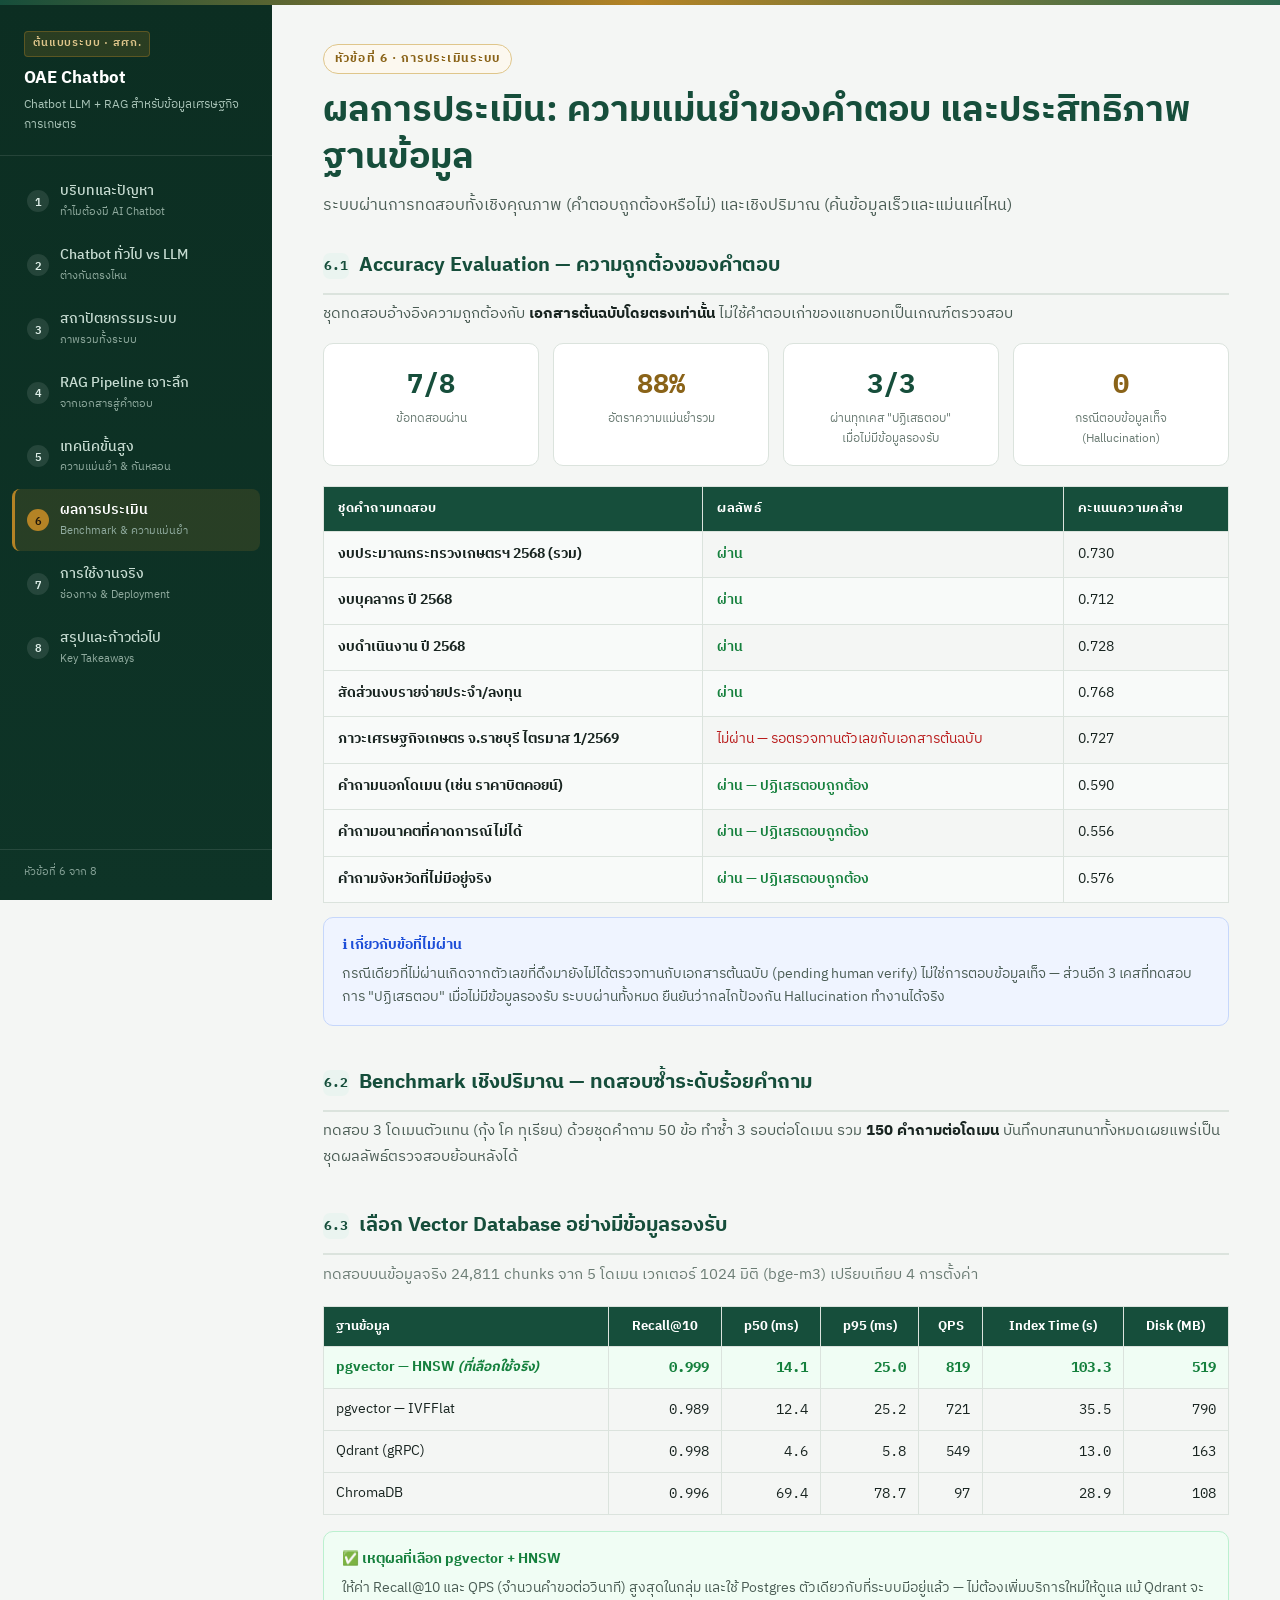
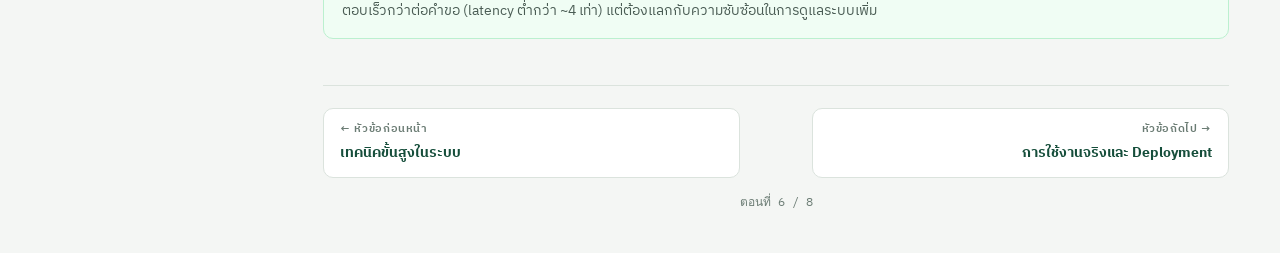
<file: 06-evaluation.html>
<!doctype html>
<html lang="th">
  <head>
    <meta charset="UTF-8" />
    <meta name="viewport" content="width=device-width, initial-scale=1.0" />
    <title>6. ผลการประเมิน — OAE Chatbot</title>
    <link rel="preconnect" href="https://fonts.googleapis.com" />
    <link rel="preconnect" href="https://fonts.gstatic.com" crossorigin />
    <link
      href="https://fonts.googleapis.com/css2?family=IBM+Plex+Sans+Thai:wght@300;400;500;600;700&family=IBM+Plex+Mono:wght@400;500;600;700&family=Sarabun:wght@300;400;500;600;700&display=swap"
      rel="stylesheet"
    />
    <link rel="stylesheet" href="assets/style.css" />
  </head>
  <body>
    <div class="topbar"></div>

    <nav class="sidebar">
      <a class="sidebar-brand" href="index.html">
        <span class="brand-tag">ต้นแบบระบบ · สศก.</span>
        <h1>OAE Chatbot</h1>
        <p>Chatbot LLM + RAG สำหรับข้อมูลเศรษฐกิจการเกษตร</p>
      </a>
      <ul class="sidebar-nav">
        <li><a href="01-problem.html"><span class="num">1</span><span class="label">บริบทและปัญหา<small>ทำไมต้องมี AI Chatbot</small></span></a></li>
        <li><a href="02-chatbot-vs-llm.html"><span class="num">2</span><span class="label">Chatbot ทั่วไป vs LLM<small>ต่างกันตรงไหน</small></span></a></li>
        <li><a href="03-architecture.html"><span class="num">3</span><span class="label">สถาปัตยกรรมระบบ<small>ภาพรวมทั้งระบบ</small></span></a></li>
        <li><a href="04-rag-pipeline.html"><span class="num">4</span><span class="label">RAG Pipeline เจาะลึก<small>จากเอกสารสู่คำตอบ</small></span></a></li>
        <li><a href="05-techniques.html"><span class="num">5</span><span class="label">เทคนิคขั้นสูง<small>ความแม่นยำ &amp; กันหลอน</small></span></a></li>
        <li><a href="06-evaluation.html" class="active"><span class="num">6</span><span class="label">ผลการประเมิน<small>Benchmark &amp; ความแม่นยำ</small></span></a></li>
        <li><a href="07-deployment.html"><span class="num">7</span><span class="label">การใช้งานจริง<small>ช่องทาง &amp; Deployment</small></span></a></li>
        <li><a href="08-summary.html"><span class="num">8</span><span class="label">สรุปและก้าวต่อไป<small>Key Takeaways</small></span></a></li>
      </ul>
      <div class="sidebar-foot">หัวข้อที่ 6 จาก 8</div>
    </nav>

    <main class="main">
      <div class="page">
        <div class="page-head">
          <span class="kicker">หัวข้อที่ 6 · การประเมินระบบ</span>
          <h1>ผลการประเมิน: ความแม่นยำของคำตอบ และประสิทธิภาพฐานข้อมูล</h1>
          <p class="lead">ระบบผ่านการทดสอบทั้งเชิงคุณภาพ (คำตอบถูกต้องหรือไม่) และเชิงปริมาณ (ค้นข้อมูลเร็วและแม่นแค่ไหน)</p>
        </div>

        <section class="block">
          <h2><span class="h2num">6.1</span>Accuracy Evaluation — ความถูกต้องของคำตอบ</h2>
          <p>ชุดทดสอบอ้างอิงความถูกต้องกับ <strong>เอกสารต้นฉบับโดยตรงเท่านั้น</strong> ไม่ใช้คำตอบเก่าของแชทบอทเป็นเกณฑ์ตรวจสอบ</p>
          <div class="stat-row" style="margin:16px 0 20px;">
            <div class="stat"><div class="num">7/8</div><div class="lbl">ข้อทดสอบผ่าน</div></div>
            <div class="stat"><div class="num gold">88%</div><div class="lbl">อัตราความแม่นยำรวม</div></div>
            <div class="stat"><div class="num">3/3</div><div class="lbl">ผ่านทุกเคส "ปฏิเสธตอบ"<br/>เมื่อไม่มีข้อมูลรองรับ</div></div>
            <div class="stat"><div class="num gold">0</div><div class="lbl">กรณีตอบข้อมูลเท็จ<br/>(Hallucination)</div></div>
          </div>
          <table class="compare">
            <thead><tr><th>ชุดคำถามทดสอบ</th><th>ผลลัพธ์</th><th>คะแนนความคล้าย</th></tr></thead>
            <tbody>
              <tr><th>งบประมาณกระทรวงเกษตรฯ 2568 (รวม)</th><td class="good">ผ่าน</td><td>0.730</td></tr>
              <tr><th>งบบุคลากร ปี 2568</th><td class="good">ผ่าน</td><td>0.712</td></tr>
              <tr><th>งบดำเนินงาน ปี 2568</th><td class="good">ผ่าน</td><td>0.728</td></tr>
              <tr><th>สัดส่วนงบรายจ่ายประจำ/ลงทุน</th><td class="good">ผ่าน</td><td>0.768</td></tr>
              <tr><th>ภาวะเศรษฐกิจเกษตร จ.ราชบุรี ไตรมาส 1/2569</th><td class="bad">ไม่ผ่าน — รอตรวจทานตัวเลขกับเอกสารต้นฉบับ</td><td>0.727</td></tr>
              <tr><th>คำถามนอกโดเมน (เช่น ราคาบิตคอยน์)</th><td class="good">ผ่าน — ปฏิเสธตอบถูกต้อง</td><td>0.590</td></tr>
              <tr><th>คำถามอนาคตที่คาดการณ์ไม่ได้</th><td class="good">ผ่าน — ปฏิเสธตอบถูกต้อง</td><td>0.556</td></tr>
              <tr><th>คำถามจังหวัดที่ไม่มีอยู่จริง</th><td class="good">ผ่าน — ปฏิเสธตอบถูกต้อง</td><td>0.576</td></tr>
            </tbody>
          </table>
          <div class="callout info">
            <h4>ℹ️ เกี่ยวกับข้อที่ไม่ผ่าน</h4>
            <p>กรณีเดียวที่ไม่ผ่านเกิดจากตัวเลขที่ดึงมายังไม่ได้ตรวจทานกับเอกสารต้นฉบับ (pending human verify) ไม่ใช่การตอบข้อมูลเท็จ — ส่วนอีก 3 เคสที่ทดสอบการ "ปฏิเสธตอบ" เมื่อไม่มีข้อมูลรองรับ ระบบผ่านทั้งหมด ยืนยันว่ากลไกป้องกัน Hallucination ทำงานได้จริง</p>
          </div>
        </section>

        <section class="block">
          <h2><span class="h2num">6.2</span>Benchmark เชิงปริมาณ — ทดสอบซ้ำระดับร้อยคำถาม</h2>
          <p>ทดสอบ 3 โดเมนตัวแทน (กุ้ง โค ทุเรียน) ด้วยชุดคำถาม 50 ข้อ ทำซ้ำ 3 รอบต่อโดเมน รวม <strong>150 คำถามต่อโดเมน</strong> บันทึกบทสนทนาทั้งหมดเผยแพร่เป็นชุดผลลัพธ์ตรวจสอบย้อนหลังได้</p>
        </section>

        <section class="block">
          <h2><span class="h2num">6.3</span>เลือก Vector Database อย่างมีข้อมูลรองรับ</h2>
          <p class="sub">ทดสอบบนข้อมูลจริง 24,811 chunks จาก 5 โดเมน เวกเตอร์ 1024 มิติ (bge-m3) เปรียบเทียบ 4 การตั้งค่า</p>
          <div style="overflow-x:auto;">
            <table class="data">
              <thead>
                <tr><th>ฐานข้อมูล</th><th>Recall@10</th><th>p50 (ms)</th><th>p95 (ms)</th><th>QPS</th><th>Index Time (s)</th><th>Disk (MB)</th></tr>
              </thead>
              <tbody>
                <tr class="win"><td>pgvector — HNSW <em>(ที่เลือกใช้จริง)</em></td><td>0.999</td><td>14.1</td><td>25.0</td><td>819</td><td>103.3</td><td>519</td></tr>
                <tr><td>pgvector — IVFFlat</td><td>0.989</td><td>12.4</td><td>25.2</td><td>721</td><td>35.5</td><td>790</td></tr>
                <tr><td>Qdrant (gRPC)</td><td>0.998</td><td>4.6</td><td>5.8</td><td>549</td><td>13.0</td><td>163</td></tr>
                <tr><td>ChromaDB</td><td>0.996</td><td>69.4</td><td>78.7</td><td>97</td><td>28.9</td><td>108</td></tr>
              </tbody>
            </table>
          </div>
          <div class="callout ok" style="margin-top:16px;">
            <h4>✅ เหตุผลที่เลือก pgvector + HNSW</h4>
            <p>ให้ค่า Recall@10 และ QPS (จำนวนคำขอต่อวินาที) สูงสุดในกลุ่ม และใช้ Postgres ตัวเดียวกับที่ระบบมีอยู่แล้ว — ไม่ต้องเพิ่มบริการใหม่ให้ดูแล แม้ Qdrant จะตอบเร็วกว่าต่อคำขอ (latency ต่ำกว่า ~4 เท่า) แต่ต้องแลกกับความซับซ้อนในการดูแลระบบเพิ่ม</p>
          </div>
        </section>

        <div class="prevnext">
          <a class="pn-link" href="05-techniques.html">
            <div class="pn-dir">← หัวข้อก่อนหน้า</div>
            <div class="pn-title">เทคนิคขั้นสูงในระบบ</div>
          </a>
          <a class="pn-link next" href="07-deployment.html">
            <div class="pn-dir">หัวข้อถัดไป →</div>
            <div class="pn-title">การใช้งานจริงและ Deployment</div>
          </a>
        </div>
        <div class="progress-lbl">ตอนที่ 6 / 8</div>
      </div>
    </main>
  </body>
</html>
</file>
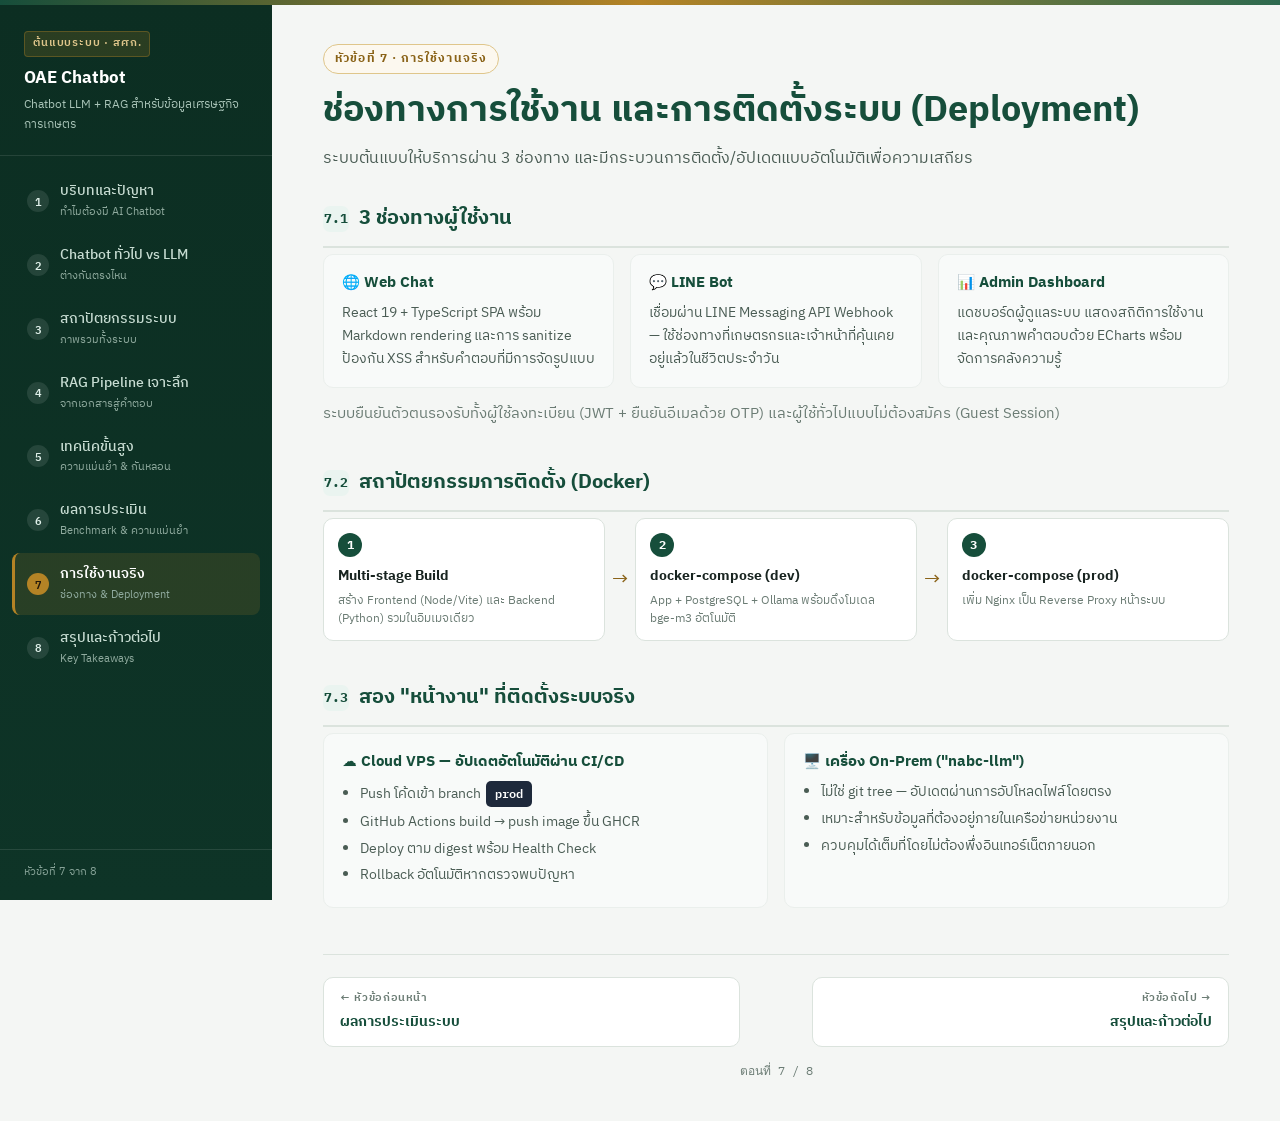
<file: 07-deployment.html>
<!doctype html>
<html lang="th">
  <head>
    <meta charset="UTF-8" />
    <meta name="viewport" content="width=device-width, initial-scale=1.0" />
    <title>7. การใช้งานจริงและ Deployment — OAE Chatbot</title>
    <link rel="preconnect" href="https://fonts.googleapis.com" />
    <link rel="preconnect" href="https://fonts.gstatic.com" crossorigin />
    <link
      href="https://fonts.googleapis.com/css2?family=IBM+Plex+Sans+Thai:wght@300;400;500;600;700&family=IBM+Plex+Mono:wght@400;500;600;700&family=Sarabun:wght@300;400;500;600;700&display=swap"
      rel="stylesheet"
    />
    <link rel="stylesheet" href="assets/style.css" />
  </head>
  <body>
    <div class="topbar"></div>

    <nav class="sidebar">
      <a class="sidebar-brand" href="index.html">
        <span class="brand-tag">ต้นแบบระบบ · สศก.</span>
        <h1>OAE Chatbot</h1>
        <p>Chatbot LLM + RAG สำหรับข้อมูลเศรษฐกิจการเกษตร</p>
      </a>
      <ul class="sidebar-nav">
        <li><a href="01-problem.html"><span class="num">1</span><span class="label">บริบทและปัญหา<small>ทำไมต้องมี AI Chatbot</small></span></a></li>
        <li><a href="02-chatbot-vs-llm.html"><span class="num">2</span><span class="label">Chatbot ทั่วไป vs LLM<small>ต่างกันตรงไหน</small></span></a></li>
        <li><a href="03-architecture.html"><span class="num">3</span><span class="label">สถาปัตยกรรมระบบ<small>ภาพรวมทั้งระบบ</small></span></a></li>
        <li><a href="04-rag-pipeline.html"><span class="num">4</span><span class="label">RAG Pipeline เจาะลึก<small>จากเอกสารสู่คำตอบ</small></span></a></li>
        <li><a href="05-techniques.html"><span class="num">5</span><span class="label">เทคนิคขั้นสูง<small>ความแม่นยำ &amp; กันหลอน</small></span></a></li>
        <li><a href="06-evaluation.html"><span class="num">6</span><span class="label">ผลการประเมิน<small>Benchmark &amp; ความแม่นยำ</small></span></a></li>
        <li><a href="07-deployment.html" class="active"><span class="num">7</span><span class="label">การใช้งานจริง<small>ช่องทาง &amp; Deployment</small></span></a></li>
        <li><a href="08-summary.html"><span class="num">8</span><span class="label">สรุปและก้าวต่อไป<small>Key Takeaways</small></span></a></li>
      </ul>
      <div class="sidebar-foot">หัวข้อที่ 7 จาก 8</div>
    </nav>

    <main class="main">
      <div class="page">
        <div class="page-head">
          <span class="kicker">หัวข้อที่ 7 · การใช้งานจริง</span>
          <h1>ช่องทางการใช้งาน และการติดตั้งระบบ (Deployment)</h1>
          <p class="lead">ระบบต้นแบบให้บริการผ่าน 3 ช่องทาง และมีกระบวนการติดตั้ง/อัปเดตแบบอัตโนมัติเพื่อความเสถียร</p>
        </div>

        <section class="block">
          <h2><span class="h2num">7.1</span>3 ช่องทางผู้ใช้งาน</h2>
          <div class="grid-3">
            <div class="mini-card">
              <h3>🌐 Web Chat</h3>
              <p>React 19 + TypeScript SPA พร้อม Markdown rendering และการ sanitize ป้องกัน XSS สำหรับคำตอบที่มีการจัดรูปแบบ</p>
            </div>
            <div class="mini-card">
              <h3>💬 LINE Bot</h3>
              <p>เชื่อมผ่าน LINE Messaging API Webhook — ใช้ช่องทางที่เกษตรกรและเจ้าหน้าที่คุ้นเคยอยู่แล้วในชีวิตประจำวัน</p>
            </div>
            <div class="mini-card">
              <h3>📊 Admin Dashboard</h3>
              <p>แดชบอร์ดผู้ดูแลระบบ แสดงสถิติการใช้งานและคุณภาพคำตอบด้วย ECharts พร้อมจัดการคลังความรู้</p>
            </div>
          </div>
          <p class="sub" style="margin-top:14px;">ระบบยืนยันตัวตนรองรับทั้งผู้ใช้ลงทะเบียน (JWT + ยืนยันอีเมลด้วย OTP) และผู้ใช้ทั่วไปแบบไม่ต้องสมัคร (Guest Session)</p>
        </section>

        <section class="block">
          <h2><span class="h2num">7.2</span>สถาปัตยกรรมการติดตั้ง (Docker)</h2>
          <div class="flow">
            <div class="flow-step"><div class="fnum">1</div><h4>Multi-stage Build</h4><p>สร้าง Frontend (Node/Vite) และ Backend (Python) รวมในอิมเมจเดียว</p></div>
            <div class="flow-arrow">→</div>
            <div class="flow-step"><div class="fnum">2</div><h4>docker-compose (dev)</h4><p>App + PostgreSQL + Ollama พร้อมดึงโมเดล bge-m3 อัตโนมัติ</p></div>
            <div class="flow-arrow">→</div>
            <div class="flow-step"><div class="fnum">3</div><h4>docker-compose (prod)</h4><p>เพิ่ม Nginx เป็น Reverse Proxy หน้าระบบ</p></div>
          </div>
        </section>

        <section class="block">
          <h2><span class="h2num">7.3</span>สอง "หน้างาน" ที่ติดตั้งระบบจริง</h2>
          <div class="grid-2">
            <div class="mini-card">
              <h3>☁️ Cloud VPS — อัปเดตอัตโนมัติผ่าน CI/CD</h3>
              <ul>
                <li>Push โค้ดเข้า branch <span class="badge-tech">prod</span></li>
                <li>GitHub Actions build → push image ขึ้น GHCR</li>
                <li>Deploy ตาม digest พร้อม Health Check</li>
                <li>Rollback อัตโนมัติหากตรวจพบปัญหา</li>
              </ul>
            </div>
            <div class="mini-card">
              <h3>🖥️ เครื่อง On-Prem ("nabc-llm")</h3>
              <ul>
                <li>ไม่ใช่ git tree — อัปเดตผ่านการอัปโหลดไฟล์โดยตรง</li>
                <li>เหมาะสำหรับข้อมูลที่ต้องอยู่ภายในเครือข่ายหน่วยงาน</li>
                <li>ควบคุมได้เต็มที่โดยไม่ต้องพึ่งอินเทอร์เน็ตภายนอก</li>
              </ul>
            </div>
          </div>
        </section>

        <div class="prevnext">
          <a class="pn-link" href="06-evaluation.html">
            <div class="pn-dir">← หัวข้อก่อนหน้า</div>
            <div class="pn-title">ผลการประเมินระบบ</div>
          </a>
          <a class="pn-link next" href="08-summary.html">
            <div class="pn-dir">หัวข้อถัดไป →</div>
            <div class="pn-title">สรุปและก้าวต่อไป</div>
          </a>
        </div>
        <div class="progress-lbl">ตอนที่ 7 / 8</div>
      </div>
    </main>
  </body>
</html>
</file>
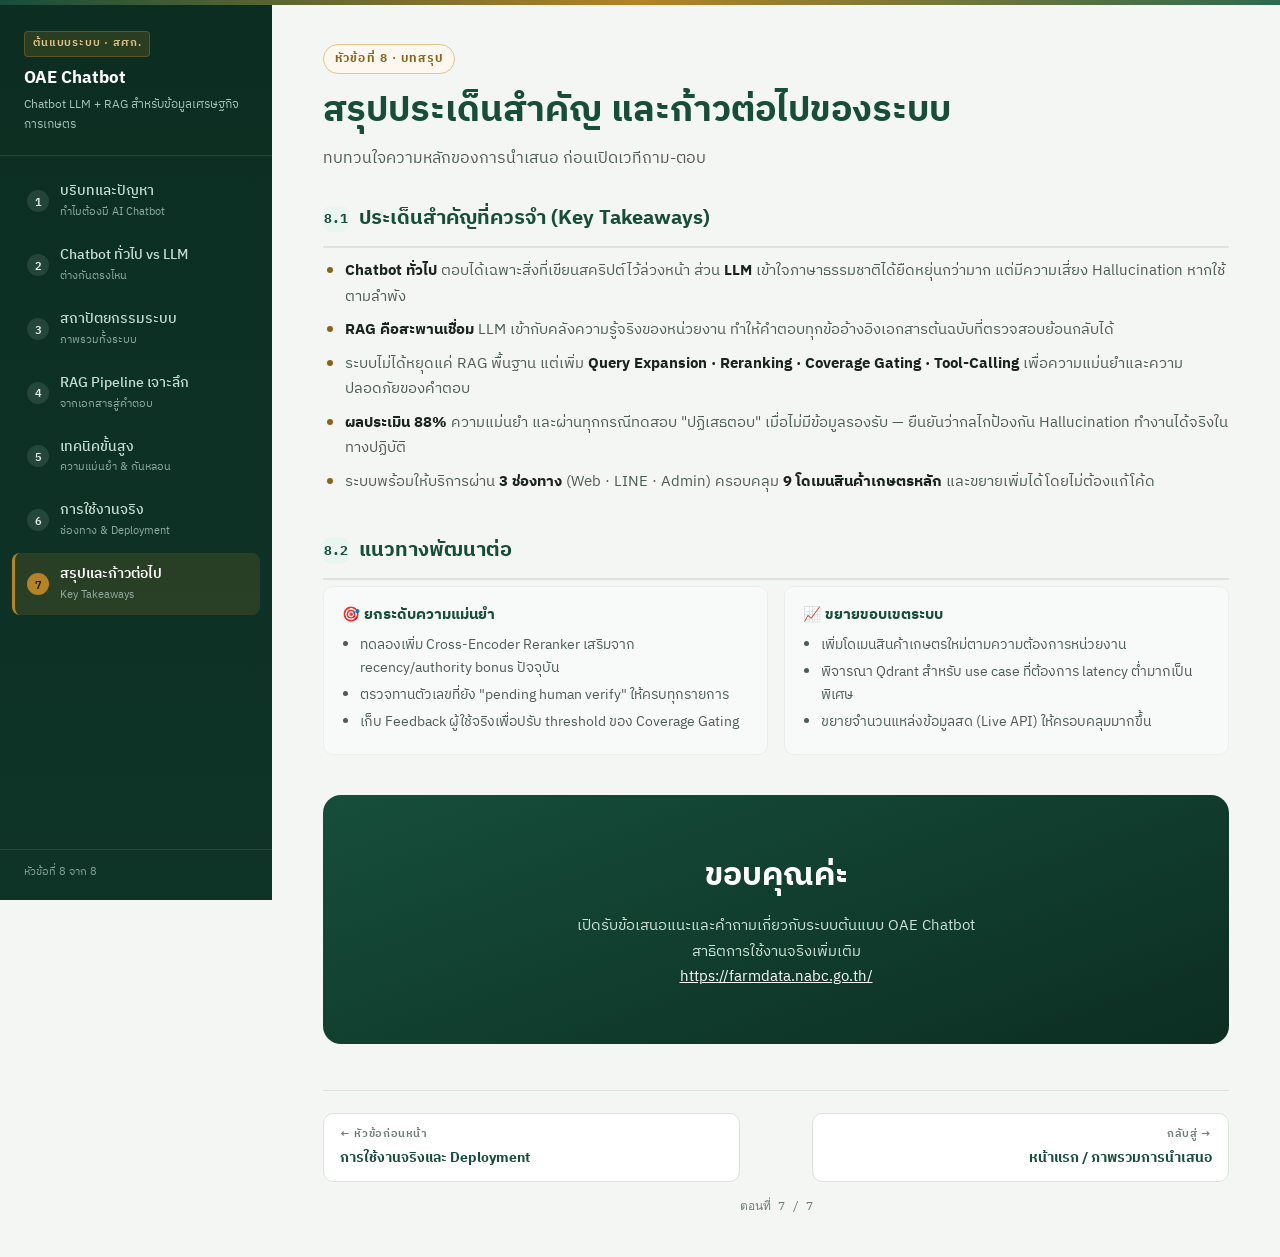
<file: 07-summary.html>
<!doctype html>
<html lang="th">
  <head>
    <meta charset="UTF-8" />
    <meta name="viewport" content="width=device-width, initial-scale=1.0" />
    <title>8. สรุปและก้าวต่อไป — OAE Chatbot</title>
    <link rel="preconnect" href="https://fonts.googleapis.com" />
    <link rel="preconnect" href="https://fonts.gstatic.com" crossorigin />
    <link
      href="https://fonts.googleapis.com/css2?family=IBM+Plex+Sans+Thai:wght@300;400;500;600;700&family=IBM+Plex+Mono:wght@400;500;600;700&family=Sarabun:wght@300;400;500;600;700&display=swap"
      rel="stylesheet"
    />
    <link rel="stylesheet" href="assets/style.css" />
    <style>
      .thanks {
        background: linear-gradient(160deg, var(--gov-primary) 0%, var(--gov-primary-dk) 100%);
        border-radius: 18px;
        padding: clamp(30px, 5vw, 54px);
        color: #eaf3ee;
        text-align: center;
        margin-top: 10px;
      }
      .thanks h2 { color: #fff; font-size: clamp(24px, 3vw, 32px); margin-bottom: 10px; }
      .thanks p { color: #cfe4d9; font-size: 15px; max-width: 56ch; margin: 0 auto; }
    </style>
  </head>
  <body>
    <div class="topbar"></div>

    <nav class="sidebar">
      <a class="sidebar-brand" href="index.html">
        <span class="brand-tag">ต้นแบบระบบ · สศก.</span>
        <h1>OAE Chatbot</h1>
        <p>Chatbot LLM + RAG สำหรับข้อมูลเศรษฐกิจการเกษตร</p>
      </a>
      <ul class="sidebar-nav">
        <li><a href="01-problem.html"><span class="num">1</span><span class="label">บริบทและปัญหา<small>ทำไมต้องมี AI Chatbot</small></span></a></li>
        <li><a href="02-chatbot-vs-llm.html"><span class="num">2</span><span class="label">Chatbot ทั่วไป vs LLM<small>ต่างกันตรงไหน</small></span></a></li>
        <li><a href="03-architecture.html"><span class="num">3</span><span class="label">สถาปัตยกรรมระบบ<small>ภาพรวมทั้งระบบ</small></span></a></li>
        <li><a href="04-rag-pipeline.html"><span class="num">4</span><span class="label">RAG Pipeline เจาะลึก<small>จากเอกสารสู่คำตอบ</small></span></a></li>
        <li><a href="05-techniques.html"><span class="num">5</span><span class="label">เทคนิคขั้นสูง<small>ความแม่นยำ &amp; กันหลอน</small></span></a></li>
        <li><a href="06-deployment.html"><span class="num">6</span><span class="label">การใช้งานจริง<small>ช่องทาง &amp; Deployment</small></span></a></li>
        <li><a href="07-summary.html" class="active"><span class="num">7</span><span class="label">สรุปและก้าวต่อไป<small>Key Takeaways</small></span></a></li>
      </ul>
      <div class="sidebar-foot">หัวข้อที่ 8 จาก 8</div>
    </nav>

    <main class="main">
      <div class="page">
        <div class="page-head">
          <span class="kicker">หัวข้อที่ 8 · บทสรุป</span>
          <h1>สรุปประเด็นสำคัญ และก้าวต่อไปของระบบ</h1>
          <p class="lead">ทบทวนใจความหลักของการนำเสนอ ก่อนเปิดเวทีถาม-ตอบ</p>
        </div>

        <section class="block">
          <h2><span class="h2num">8.1</span>ประเด็นสำคัญที่ควรจำ (Key Takeaways)</h2>
          <ul class="bullets">
            <li><strong>Chatbot ทั่วไป</strong> ตอบได้เฉพาะสิ่งที่เขียนสคริปต์ไว้ล่วงหน้า ส่วน <strong>LLM</strong> เข้าใจภาษาธรรมชาติได้ยืดหยุ่นกว่ามาก แต่มีความเสี่ยง Hallucination หากใช้ตามลำพัง</li>
            <li><strong>RAG คือสะพานเชื่อม</strong> LLM เข้ากับคลังความรู้จริงของหน่วยงาน ทำให้คำตอบทุกข้ออ้างอิงเอกสารต้นฉบับที่ตรวจสอบย้อนกลับได้</li>
            <li>ระบบไม่ได้หยุดแค่ RAG พื้นฐาน แต่เพิ่ม <strong>Query Expansion · Reranking · Coverage Gating · Tool-Calling</strong> เพื่อความแม่นยำและความปลอดภัยของคำตอบ</li>
            <li><strong>ผลประเมิน 88%</strong> ความแม่นยำ และผ่านทุกกรณีทดสอบ "ปฏิเสธตอบ" เมื่อไม่มีข้อมูลรองรับ — ยืนยันว่ากลไกป้องกัน Hallucination ทำงานได้จริงในทางปฏิบัติ</li>
            <li>ระบบพร้อมให้บริการผ่าน <strong>3 ช่องทาง</strong> (Web · LINE · Admin) ครอบคลุม <strong>9 โดเมนสินค้าเกษตรหลัก</strong> และขยายเพิ่มได้โดยไม่ต้องแก้โค้ด</li>
          </ul>
        </section>

        <section class="block">
          <h2><span class="h2num">8.2</span>แนวทางพัฒนาต่อ</h2>
          <div class="grid-2">
            <div class="mini-card">
              <h3>🎯 ยกระดับความแม่นยำ</h3>
              <ul>
                <li>ทดลองเพิ่ม Cross-Encoder Reranker เสริมจาก recency/authority bonus ปัจจุบัน</li>
                <li>ตรวจทานตัวเลขที่ยัง "pending human verify" ให้ครบทุกรายการ</li>
                <li>เก็บ Feedback ผู้ใช้จริงเพื่อปรับ threshold ของ Coverage Gating</li>
              </ul>
            </div>
            <div class="mini-card">
              <h3>📈 ขยายขอบเขตระบบ</h3>
              <ul>
                <li>เพิ่มโดเมนสินค้าเกษตรใหม่ตามความต้องการหน่วยงาน</li>
                <li>พิจารณา Qdrant สำหรับ use case ที่ต้องการ latency ต่ำมากเป็นพิเศษ</li>
                <li>ขยายจำนวนแหล่งข้อมูลสด (Live API) ให้ครอบคลุมมากขึ้น</li>
              </ul>
            </div>
          </div>
        </section>

        <div class="thanks">
          <h2>ขอบคุณค่ะ</h2>
          <p>เปิดรับข้อเสนอแนะและคำถามเกี่ยวกับระบบต้นแบบ OAE Chatbot <br> สาธิตการใช้งานจริงเพิ่มเติม <br>
          <a href="https://farmdata.nabc.go.th/"  target="_blank" style="color: white;">https://farmdata.nabc.go.th/</a>
          </p>
        </div>

        <div class="prevnext">
          <a class="pn-link" href="06-deployment.html">
            <div class="pn-dir">← หัวข้อก่อนหน้า</div>
            <div class="pn-title">การใช้งานจริงและ Deployment</div>
          </a>
          <a class="pn-link next" href="index.html">
            <div class="pn-dir">กลับสู่ →</div>
            <div class="pn-title">หน้าแรก / ภาพรวมการนำเสนอ</div>
          </a>
        </div>
        <div class="progress-lbl">ตอนที่ 7 / 7</div>
      </div>
    </main>
  </body>
</html>
</file>
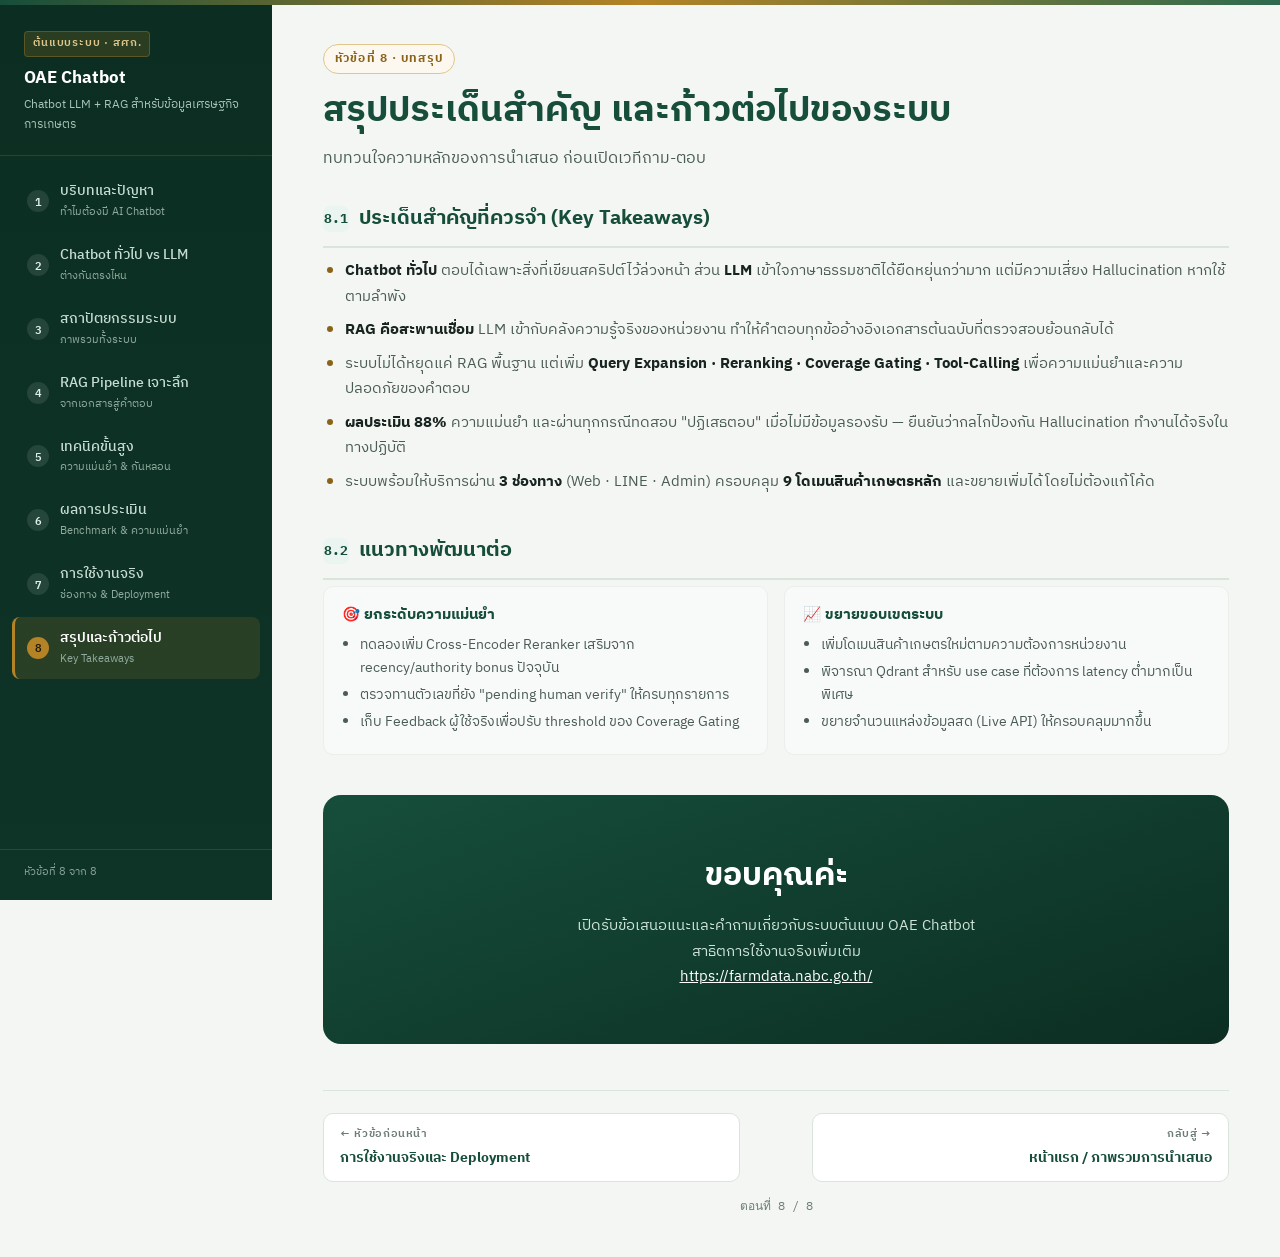
<file: 08-summary.html>
<!doctype html>
<html lang="th">
  <head>
    <meta charset="UTF-8" />
    <meta name="viewport" content="width=device-width, initial-scale=1.0" />
    <title>8. สรุปและก้าวต่อไป — OAE Chatbot</title>
    <link rel="preconnect" href="https://fonts.googleapis.com" />
    <link rel="preconnect" href="https://fonts.gstatic.com" crossorigin />
    <link
      href="https://fonts.googleapis.com/css2?family=IBM+Plex+Sans+Thai:wght@300;400;500;600;700&family=IBM+Plex+Mono:wght@400;500;600;700&family=Sarabun:wght@300;400;500;600;700&display=swap"
      rel="stylesheet"
    />
    <link rel="stylesheet" href="assets/style.css" />
    <style>
      .thanks {
        background: linear-gradient(160deg, var(--gov-primary) 0%, var(--gov-primary-dk) 100%);
        border-radius: 18px;
        padding: clamp(30px, 5vw, 54px);
        color: #eaf3ee;
        text-align: center;
        margin-top: 10px;
      }
      .thanks h2 { color: #fff; font-size: clamp(24px, 3vw, 32px); margin-bottom: 10px; }
      .thanks p { color: #cfe4d9; font-size: 15px; max-width: 56ch; margin: 0 auto; }
    </style>
  </head>
  <body>
    <div class="topbar"></div>

    <nav class="sidebar">
      <a class="sidebar-brand" href="index.html">
        <span class="brand-tag">ต้นแบบระบบ · สศก.</span>
        <h1>OAE Chatbot</h1>
        <p>Chatbot LLM + RAG สำหรับข้อมูลเศรษฐกิจการเกษตร</p>
      </a>
      <ul class="sidebar-nav">
        <li><a href="01-problem.html"><span class="num">1</span><span class="label">บริบทและปัญหา<small>ทำไมต้องมี AI Chatbot</small></span></a></li>
        <li><a href="02-chatbot-vs-llm.html"><span class="num">2</span><span class="label">Chatbot ทั่วไป vs LLM<small>ต่างกันตรงไหน</small></span></a></li>
        <li><a href="03-architecture.html"><span class="num">3</span><span class="label">สถาปัตยกรรมระบบ<small>ภาพรวมทั้งระบบ</small></span></a></li>
        <li><a href="04-rag-pipeline.html"><span class="num">4</span><span class="label">RAG Pipeline เจาะลึก<small>จากเอกสารสู่คำตอบ</small></span></a></li>
        <li><a href="05-techniques.html"><span class="num">5</span><span class="label">เทคนิคขั้นสูง<small>ความแม่นยำ &amp; กันหลอน</small></span></a></li>
        <li><a href="06-evaluation.html"><span class="num">6</span><span class="label">ผลการประเมิน<small>Benchmark &amp; ความแม่นยำ</small></span></a></li>
        <li><a href="07-deployment.html"><span class="num">7</span><span class="label">การใช้งานจริง<small>ช่องทาง &amp; Deployment</small></span></a></li>
        <li><a href="08-summary.html" class="active"><span class="num">8</span><span class="label">สรุปและก้าวต่อไป<small>Key Takeaways</small></span></a></li>
      </ul>
      <div class="sidebar-foot">หัวข้อที่ 8 จาก 8</div>
    </nav>

    <main class="main">
      <div class="page">
        <div class="page-head">
          <span class="kicker">หัวข้อที่ 8 · บทสรุป</span>
          <h1>สรุปประเด็นสำคัญ และก้าวต่อไปของระบบ</h1>
          <p class="lead">ทบทวนใจความหลักของการนำเสนอ ก่อนเปิดเวทีถาม-ตอบ</p>
        </div>

        <section class="block">
          <h2><span class="h2num">8.1</span>ประเด็นสำคัญที่ควรจำ (Key Takeaways)</h2>
          <ul class="bullets">
            <li><strong>Chatbot ทั่วไป</strong> ตอบได้เฉพาะสิ่งที่เขียนสคริปต์ไว้ล่วงหน้า ส่วน <strong>LLM</strong> เข้าใจภาษาธรรมชาติได้ยืดหยุ่นกว่ามาก แต่มีความเสี่ยง Hallucination หากใช้ตามลำพัง</li>
            <li><strong>RAG คือสะพานเชื่อม</strong> LLM เข้ากับคลังความรู้จริงของหน่วยงาน ทำให้คำตอบทุกข้ออ้างอิงเอกสารต้นฉบับที่ตรวจสอบย้อนกลับได้</li>
            <li>ระบบไม่ได้หยุดแค่ RAG พื้นฐาน แต่เพิ่ม <strong>Query Expansion · Reranking · Coverage Gating · Tool-Calling</strong> เพื่อความแม่นยำและความปลอดภัยของคำตอบ</li>
            <li><strong>ผลประเมิน 88%</strong> ความแม่นยำ และผ่านทุกกรณีทดสอบ "ปฏิเสธตอบ" เมื่อไม่มีข้อมูลรองรับ — ยืนยันว่ากลไกป้องกัน Hallucination ทำงานได้จริงในทางปฏิบัติ</li>
            <li>ระบบพร้อมให้บริการผ่าน <strong>3 ช่องทาง</strong> (Web · LINE · Admin) ครอบคลุม <strong>9 โดเมนสินค้าเกษตรหลัก</strong> และขยายเพิ่มได้โดยไม่ต้องแก้โค้ด</li>
          </ul>
        </section>

        <section class="block">
          <h2><span class="h2num">8.2</span>แนวทางพัฒนาต่อ</h2>
          <div class="grid-2">
            <div class="mini-card">
              <h3>🎯 ยกระดับความแม่นยำ</h3>
              <ul>
                <li>ทดลองเพิ่ม Cross-Encoder Reranker เสริมจาก recency/authority bonus ปัจจุบัน</li>
                <li>ตรวจทานตัวเลขที่ยัง "pending human verify" ให้ครบทุกรายการ</li>
                <li>เก็บ Feedback ผู้ใช้จริงเพื่อปรับ threshold ของ Coverage Gating</li>
              </ul>
            </div>
            <div class="mini-card">
              <h3>📈 ขยายขอบเขตระบบ</h3>
              <ul>
                <li>เพิ่มโดเมนสินค้าเกษตรใหม่ตามความต้องการหน่วยงาน</li>
                <li>พิจารณา Qdrant สำหรับ use case ที่ต้องการ latency ต่ำมากเป็นพิเศษ</li>
                <li>ขยายจำนวนแหล่งข้อมูลสด (Live API) ให้ครอบคลุมมากขึ้น</li>
              </ul>
            </div>
          </div>
        </section>

        <div class="thanks">
          <h2>ขอบคุณค่ะ</h2>
          <p>เปิดรับข้อเสนอแนะและคำถามเกี่ยวกับระบบต้นแบบ OAE Chatbot <br> สาธิตการใช้งานจริงเพิ่มเติม <br>
          <a href="https://farmdata.nabc.go.th/"  target="_blank" style="color: white;">https://farmdata.nabc.go.th/</a>
          </p>
        </div>

        <div class="prevnext">
          <a class="pn-link" href="07-deployment.html">
            <div class="pn-dir">← หัวข้อก่อนหน้า</div>
            <div class="pn-title">การใช้งานจริงและ Deployment</div>
          </a>
          <a class="pn-link next" href="index.html">
            <div class="pn-dir">กลับสู่ →</div>
            <div class="pn-title">หน้าแรก / ภาพรวมการนำเสนอ</div>
          </a>
        </div>
        <div class="progress-lbl">ตอนที่ 8 / 8</div>
      </div>
    </main>
  </body>
</html>
</file>
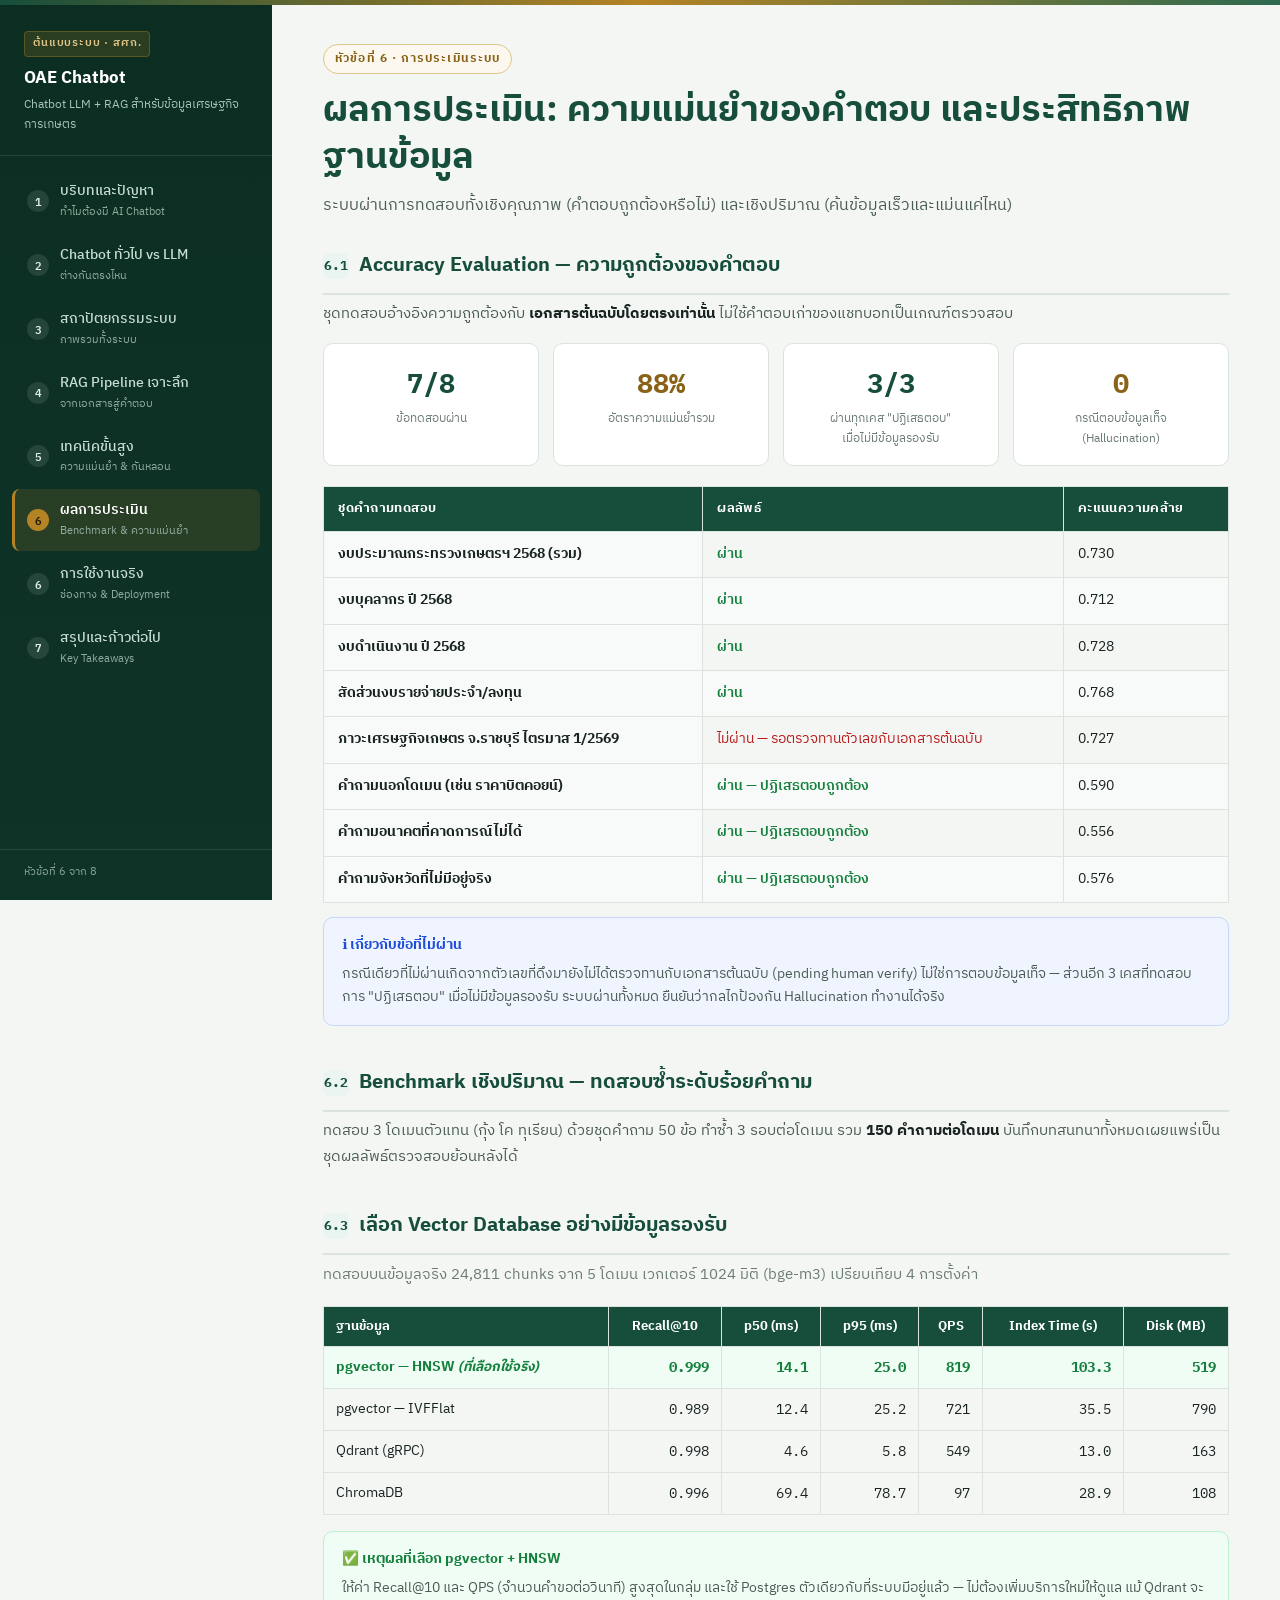
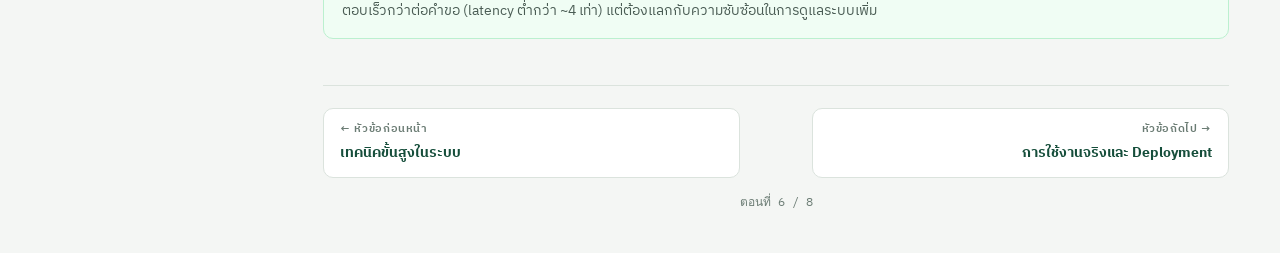
<file: ไม่เอา06-evaluation.html>
<!doctype html>
<html lang="th">
  <head>
    <meta charset="UTF-8" />
    <meta name="viewport" content="width=device-width, initial-scale=1.0" />
    <title>6. ผลการประเมิน — OAE Chatbot</title>
    <link rel="preconnect" href="https://fonts.googleapis.com" />
    <link rel="preconnect" href="https://fonts.gstatic.com" crossorigin />
    <link
      href="https://fonts.googleapis.com/css2?family=IBM+Plex+Sans+Thai:wght@300;400;500;600;700&family=IBM+Plex+Mono:wght@400;500;600;700&family=Sarabun:wght@300;400;500;600;700&display=swap"
      rel="stylesheet"
    />
    <link rel="stylesheet" href="assets/style.css" />
  </head>
  <body>
    <div class="topbar"></div>

    <nav class="sidebar">
      <a class="sidebar-brand" href="index.html">
        <span class="brand-tag">ต้นแบบระบบ · สศก.</span>
        <h1>OAE Chatbot</h1>
        <p>Chatbot LLM + RAG สำหรับข้อมูลเศรษฐกิจการเกษตร</p>
      </a>
      <ul class="sidebar-nav">
        <li><a href="01-problem.html"><span class="num">1</span><span class="label">บริบทและปัญหา<small>ทำไมต้องมี AI Chatbot</small></span></a></li>
        <li><a href="02-chatbot-vs-llm.html"><span class="num">2</span><span class="label">Chatbot ทั่วไป vs LLM<small>ต่างกันตรงไหน</small></span></a></li>
        <li><a href="03-architecture.html"><span class="num">3</span><span class="label">สถาปัตยกรรมระบบ<small>ภาพรวมทั้งระบบ</small></span></a></li>
        <li><a href="04-rag-pipeline.html"><span class="num">4</span><span class="label">RAG Pipeline เจาะลึก<small>จากเอกสารสู่คำตอบ</small></span></a></li>
        <li><a href="05-techniques.html"><span class="num">5</span><span class="label">เทคนิคขั้นสูง<small>ความแม่นยำ &amp; กันหลอน</small></span></a></li>
        <li><a href="06-evaluation.html" class="active"><span class="num">6</span><span class="label">ผลการประเมิน<small>Benchmark &amp; ความแม่นยำ</small></span></a></li>
        <li><a href="06-deployment.html"><span class="num">6</span><span class="label">การใช้งานจริง<small>ช่องทาง &amp; Deployment</small></span></a></li>
        <li><a href="07-summary.html"><span class="num">7</span><span class="label">สรุปและก้าวต่อไป<small>Key Takeaways</small></span></a></li>
      </ul>
      <div class="sidebar-foot">หัวข้อที่ 6 จาก 8</div>
    </nav>

    <main class="main">
      <div class="page">
        <div class="page-head">
          <span class="kicker">หัวข้อที่ 6 · การประเมินระบบ</span>
          <h1>ผลการประเมิน: ความแม่นยำของคำตอบ และประสิทธิภาพฐานข้อมูล</h1>
          <p class="lead">ระบบผ่านการทดสอบทั้งเชิงคุณภาพ (คำตอบถูกต้องหรือไม่) และเชิงปริมาณ (ค้นข้อมูลเร็วและแม่นแค่ไหน)</p>
        </div>

        <section class="block">
          <h2><span class="h2num">6.1</span>Accuracy Evaluation — ความถูกต้องของคำตอบ</h2>
          <p>ชุดทดสอบอ้างอิงความถูกต้องกับ <strong>เอกสารต้นฉบับโดยตรงเท่านั้น</strong> ไม่ใช้คำตอบเก่าของแชทบอทเป็นเกณฑ์ตรวจสอบ</p>
          <div class="stat-row" style="margin:16px 0 20px;">
            <div class="stat"><div class="num">7/8</div><div class="lbl">ข้อทดสอบผ่าน</div></div>
            <div class="stat"><div class="num gold">88%</div><div class="lbl">อัตราความแม่นยำรวม</div></div>
            <div class="stat"><div class="num">3/3</div><div class="lbl">ผ่านทุกเคส "ปฏิเสธตอบ"<br/>เมื่อไม่มีข้อมูลรองรับ</div></div>
            <div class="stat"><div class="num gold">0</div><div class="lbl">กรณีตอบข้อมูลเท็จ<br/>(Hallucination)</div></div>
          </div>
          <table class="compare">
            <thead><tr><th>ชุดคำถามทดสอบ</th><th>ผลลัพธ์</th><th>คะแนนความคล้าย</th></tr></thead>
            <tbody>
              <tr><th>งบประมาณกระทรวงเกษตรฯ 2568 (รวม)</th><td class="good">ผ่าน</td><td>0.730</td></tr>
              <tr><th>งบบุคลากร ปี 2568</th><td class="good">ผ่าน</td><td>0.712</td></tr>
              <tr><th>งบดำเนินงาน ปี 2568</th><td class="good">ผ่าน</td><td>0.728</td></tr>
              <tr><th>สัดส่วนงบรายจ่ายประจำ/ลงทุน</th><td class="good">ผ่าน</td><td>0.768</td></tr>
              <tr><th>ภาวะเศรษฐกิจเกษตร จ.ราชบุรี ไตรมาส 1/2569</th><td class="bad">ไม่ผ่าน — รอตรวจทานตัวเลขกับเอกสารต้นฉบับ</td><td>0.727</td></tr>
              <tr><th>คำถามนอกโดเมน (เช่น ราคาบิตคอยน์)</th><td class="good">ผ่าน — ปฏิเสธตอบถูกต้อง</td><td>0.590</td></tr>
              <tr><th>คำถามอนาคตที่คาดการณ์ไม่ได้</th><td class="good">ผ่าน — ปฏิเสธตอบถูกต้อง</td><td>0.556</td></tr>
              <tr><th>คำถามจังหวัดที่ไม่มีอยู่จริง</th><td class="good">ผ่าน — ปฏิเสธตอบถูกต้อง</td><td>0.576</td></tr>
            </tbody>
          </table>
          <div class="callout info">
            <h4>ℹ️ เกี่ยวกับข้อที่ไม่ผ่าน</h4>
            <p>กรณีเดียวที่ไม่ผ่านเกิดจากตัวเลขที่ดึงมายังไม่ได้ตรวจทานกับเอกสารต้นฉบับ (pending human verify) ไม่ใช่การตอบข้อมูลเท็จ — ส่วนอีก 3 เคสที่ทดสอบการ "ปฏิเสธตอบ" เมื่อไม่มีข้อมูลรองรับ ระบบผ่านทั้งหมด ยืนยันว่ากลไกป้องกัน Hallucination ทำงานได้จริง</p>
          </div>
        </section>

        <section class="block">
          <h2><span class="h2num">6.2</span>Benchmark เชิงปริมาณ — ทดสอบซ้ำระดับร้อยคำถาม</h2>
          <p>ทดสอบ 3 โดเมนตัวแทน (กุ้ง โค ทุเรียน) ด้วยชุดคำถาม 50 ข้อ ทำซ้ำ 3 รอบต่อโดเมน รวม <strong>150 คำถามต่อโดเมน</strong> บันทึกบทสนทนาทั้งหมดเผยแพร่เป็นชุดผลลัพธ์ตรวจสอบย้อนหลังได้</p>
        </section>

        <section class="block">
          <h2><span class="h2num">6.3</span>เลือก Vector Database อย่างมีข้อมูลรองรับ</h2>
          <p class="sub">ทดสอบบนข้อมูลจริง 24,811 chunks จาก 5 โดเมน เวกเตอร์ 1024 มิติ (bge-m3) เปรียบเทียบ 4 การตั้งค่า</p>
          <div style="overflow-x:auto;">
            <table class="data">
              <thead>
                <tr><th>ฐานข้อมูล</th><th>Recall@10</th><th>p50 (ms)</th><th>p95 (ms)</th><th>QPS</th><th>Index Time (s)</th><th>Disk (MB)</th></tr>
              </thead>
              <tbody>
                <tr class="win"><td>pgvector — HNSW <em>(ที่เลือกใช้จริง)</em></td><td>0.999</td><td>14.1</td><td>25.0</td><td>819</td><td>103.3</td><td>519</td></tr>
                <tr><td>pgvector — IVFFlat</td><td>0.989</td><td>12.4</td><td>25.2</td><td>721</td><td>35.5</td><td>790</td></tr>
                <tr><td>Qdrant (gRPC)</td><td>0.998</td><td>4.6</td><td>5.8</td><td>549</td><td>13.0</td><td>163</td></tr>
                <tr><td>ChromaDB</td><td>0.996</td><td>69.4</td><td>78.7</td><td>97</td><td>28.9</td><td>108</td></tr>
              </tbody>
            </table>
          </div>
          <div class="callout ok" style="margin-top:16px;">
            <h4>✅ เหตุผลที่เลือก pgvector + HNSW</h4>
            <p>ให้ค่า Recall@10 และ QPS (จำนวนคำขอต่อวินาที) สูงสุดในกลุ่ม และใช้ Postgres ตัวเดียวกับที่ระบบมีอยู่แล้ว — ไม่ต้องเพิ่มบริการใหม่ให้ดูแล แม้ Qdrant จะตอบเร็วกว่าต่อคำขอ (latency ต่ำกว่า ~4 เท่า) แต่ต้องแลกกับความซับซ้อนในการดูแลระบบเพิ่ม</p>
          </div>
        </section>

        <div class="prevnext">
          <a class="pn-link" href="05-techniques.html">
            <div class="pn-dir">← หัวข้อก่อนหน้า</div>
            <div class="pn-title">เทคนิคขั้นสูงในระบบ</div>
          </a>
          <a class="pn-link next" href="07-deployment.html">
            <div class="pn-dir">หัวข้อถัดไป →</div>
            <div class="pn-title">การใช้งานจริงและ Deployment</div>
          </a>
        </div>
        <div class="progress-lbl">ตอนที่ 6 / 8</div>
      </div>
    </main>
  </body>
</html>
</file>
<file: assets/style.css>
/* ══════════════════════════════════════════════════════════════════
   OAE Chatbot — Presentation Deck (multi-page docs style)
   Palette: Royal Forest Green, Official Gold, Slate Navy, Clean Parchment
   Font: IBM Plex Sans Thai / Sarabun (Thai), IBM Plex Mono (tech labels)
   ══════════════════════════════════════════════════════════════════ */

:root {
  --gov-primary: #164e3b;
  --gov-primary-dk: #0c2e22;
  --gov-primary-mid: #2d6a4f;
  --gov-primary-lt: #eaf4f0;

  --gold: #b48325;
  --gold-lt: #fcf8ef;
  --gold-bd: #dfc68b;
  --gold-dk: #8a6318;

  --navy: #1e293b;
  --slate: #475569;

  --bg-page: #f4f6f4;
  --bg-card: #ffffff;
  --bg-card-sub: #f8faf9;

  --text-main: #182420;
  --text-muted: #4a5c54;
  --text-soft: #6b7c74;

  --border: #dbe3dd;
  --border-lt: #eaefec;

  --ok: #15803d;
  --ok-bg: #f0fdf4;
  --ok-bd: #bbf0cf;
  --warn: #b45309;
  --warn-bg: #fffbeb;
  --warn-bd: #fbe3ad;
  --err: #b91c1c;
  --err-bg: #fef2f2;
  --err-bd: #f7c6c6;
  --info: #1d4ed8;
  --info-bg: #eff4ff;
  --info-bd: #c6d7fb;

  --f-thai: "IBM Plex Sans Thai", "Sarabun", system-ui, sans-serif;
  --f-mono: "IBM Plex Mono", "JetBrains Mono", Consolas, monospace;

  --sidebar-w: 272px;
  --radius: 12px;
  --shadow-sm:
    0 1px 2px rgba(12, 46, 34, 0.06), 0 1px 1px rgba(12, 46, 34, 0.04);
  --shadow-md:
    0 8px 24px -6px rgba(12, 46, 34, 0.14), 0 2px 6px rgba(12, 46, 34, 0.06);
}

* {
  margin: 0;
  padding: 0;
  box-sizing: border-box;
}

html {
  scroll-behavior: smooth;
}

body {
  background: var(--bg-page);
  color: var(--text-main);
  font-family: var(--f-thai);
  font-weight: 400;
  line-height: 1.7;
  -webkit-font-smoothing: antialiased;
}

.topbar {
  position: fixed;
  top: 0;
  left: 0;
  right: 0;
  height: 5px;
  background: linear-gradient(
    90deg,
    var(--gov-primary) 0%,
    var(--gold) 50%,
    var(--gov-primary-mid) 100%
  );
  z-index: 200;
}

/* ═══════════════ SIDEBAR ═══════════════ */

.sidebar {
  position: fixed;
  top: 0;
  left: 0;
  bottom: 0;
  width: var(--sidebar-w);
  background: linear-gradient(180deg, var(--gov-primary-dk) 0%, #0e3427 100%);
  color: #eaf3ee;
  display: flex;
  flex-direction: column;
  padding: 28px 0 18px;
  z-index: 150;
  overflow-y: auto;
}

.sidebar-brand {
  display: block;
  padding: 0 24px 20px;
  text-decoration: none;
  color: inherit;
  border-bottom: 1px solid rgba(255, 255, 255, 0.1);
  margin-bottom: 14px;
}

.sidebar-brand .brand-tag {
  display: inline-block;
  font-size: 10.5px;
  font-weight: 600;
  letter-spacing: 0.08em;
  text-transform: uppercase;
  color: var(--gold-bd);
  background: rgba(180, 131, 37, 0.18);
  border: 1px solid rgba(180, 131, 37, 0.35);
  padding: 3px 8px;
  border-radius: 4px;
  margin-bottom: 10px;
}

.sidebar-brand h1 {
  font-size: 17px;
  font-weight: 700;
  line-height: 1.4;
  color: #ffffff;
}

.sidebar-brand p {
  font-size: 12px;
  color: #a9c4b8;
  margin-top: 4px;
}

.sidebar-nav {
  flex: 1;
  list-style: none;
  padding: 0 12px;
}

.sidebar-nav li {
  margin-bottom: 2px;
}

.sidebar-nav a {
  display: flex;
  align-items: center;
  gap: 11px;
  text-decoration: none;
  color: #c7dcd2;
  font-size: 13.5px;
  font-weight: 500;
  padding: 10px 12px;
  border-radius: 8px;
  border-left: 3px solid transparent;
  transition:
    background 0.15s,
    color 0.15s;
}

.sidebar-nav a:hover {
  background: rgba(255, 255, 255, 0.06);
  color: #fff;
}

.sidebar-nav a.active {
  background: rgba(180, 131, 37, 0.16);
  border-left-color: var(--gold);
  color: #fff;
  font-weight: 600;
}

.sidebar-nav .num {
  flex: none;
  width: 22px;
  height: 22px;
  border-radius: 50%;
  background: rgba(255, 255, 255, 0.1);
  display: flex;
  align-items: center;
  justify-content: center;
  font-size: 11px;
  font-family: var(--f-mono);
  font-weight: 600;
  color: #dfefe9;
}

.sidebar-nav a.active .num {
  background: var(--gold);
  color: #23180a;
}

.sidebar-nav .label small {
  display: block;
  font-size: 10.5px;
  font-weight: 400;
  color: #90ab9f;
  margin-top: 1px;
}

.sidebar-foot {
  padding: 14px 24px 0;
  margin-top: 10px;
  border-top: 1px solid rgba(255, 255, 255, 0.1);
  font-size: 11px;
  color: #86a297;
  line-height: 1.6;
}

/* ═══════════════ MAIN CONTENT ═══════════════ */

.main {
  margin-left: var(--sidebar-w);
  min-height: 100vh;
  padding: 44px clamp(24px, 4vw, 64px) 40px;
  display: flex;
  justify-content: center;
}

.page {
  width: 100%;
  max-width: 980px;
}

.page-head {
  margin-bottom: 30px;
}

.kicker {
  display: inline-flex;
  align-items: center;
  gap: 8px;
  font-size: 12px;
  font-weight: 700;
  letter-spacing: 0.09em;
  text-transform: uppercase;
  color: var(--gold-dk);
  background: var(--gold-lt);
  border: 1px solid var(--gold-bd);
  padding: 4px 11px;
  border-radius: 20px;
  margin-bottom: 14px;
}

.page-head h1 {
  font-size: clamp(26px, 3.2vw, 36px);
  font-weight: 700;
  color: var(--gov-primary);
  line-height: 1.3;
  margin-bottom: 10px;
}

.page-head .lead {
  font-size: 16px;
  color: var(--text-muted);
  max-width: 74ch;
}

section.block {
  margin-bottom: 40px;
}

section.block > h2 {
  font-size: 20px;
  font-weight: 700;
  color: var(--gov-primary);
  margin-bottom: 6px;
  padding-bottom: 10px;
  border-bottom: 2px solid var(--border);
  display: flex;
  align-items: center;
  gap: 10px;
}

section.block > h2 .h2num {
  display: inline-flex;
  align-items: center;
  justify-content: center;
  width: 26px;
  height: 26px;
  border-radius: 7px;
  background: var(--gov-primary-lt);
  color: var(--gov-primary);
  font-family: var(--f-mono);
  font-size: 13px;
  font-weight: 700;
}

section.block > .sub {
  font-size: 14.5px;
  color: var(--text-soft);
  margin: 8px 0 18px;
}

p {
  color: var(--text-muted);
  font-size: 15px;
}
strong {
  color: var(--text-main);
  font-weight: 700;
}

ul.bullets,
ol.bullets {
  padding-left: 22px;
  margin: 10px 0;
}
ul.bullets li,
ol.bullets li {
  margin-bottom: 8px;
  font-size: 15px;
  color: var(--text-muted);
}
ul.bullets li::marker {
  color: var(--gold-dk);
}
ul.bullets li strong,
ol.bullets li strong {
  color: var(--text-main);
}

/* ═══════════════ CARDS / GRIDS ═══════════════ */

.card {
  background: var(--bg-card);
  border: 1px solid var(--border);
  border-radius: var(--radius);
  padding: 20px 22px;
  box-shadow: var(--shadow-sm);
}

.grid-2 {
  display: grid;
  grid-template-columns: 1fr 1fr;
  gap: 16px;
}
.grid-3 {
  display: grid;
  grid-template-columns: repeat(3, 1fr);
  gap: 16px;
}
.grid-4 {
  display: grid;
  grid-template-columns: repeat(4, 1fr);
  gap: 14px;
}

.mini-card {
  background: var(--bg-card-sub);
  border: 1px solid var(--border-lt);
  border-radius: 10px;
  padding: 16px 18px;
}
.mini-card h3 {
  font-size: 14.5px;
  font-weight: 700;
  color: var(--gov-primary);
  margin-bottom: 6px;
  display: flex;
  align-items: center;
  gap: 8px;
}
.mini-card p,
.mini-card ul {
  font-size: 13.5px;
}
.mini-card ul {
  padding-left: 18px;
}
.mini-card ul li {
  margin-bottom: 4px;
  color: var(--text-muted);
}

/* 9 domains grid */
.domain-grid {
  display: grid;
  grid-template-columns: repeat(3, 1fr);
  gap: 12px;
}
.domain-chip {
  background: var(--bg-card);
  border: 1px solid var(--border);
  border-radius: 10px;
  padding: 14px 12px;
  text-align: center;
  box-shadow: var(--shadow-sm);
}
.domain-chip .emoji {
  font-size: 26px;
  display: block;
  margin-bottom: 6px;
}
.domain-chip .durian-icon {
  display: block;
  width: 30px;
  height: 30px;
  aspect-ratio: 1;
  object-fit: contain;
  margin: 0 auto 8px;
}
.domain-chip .th {
  font-weight: 700;
  font-size: 14px;
  color: var(--text-main);
}
.domain-chip .en {
  font-size: 11px;
  color: var(--text-soft);
  font-family: var(--f-mono);
}
.domain-chip.hub {
  background: var(--gov-primary);
  border-color: var(--gov-primary);
}
.domain-chip.hub .th,
.domain-chip.hub .en {
  color: #eaf3ee;
}

/* ═══════════════ FLOW / PIPELINE DIAGRAMS ═══════════════ */

.flow {
  display: flex;
  align-items: stretch;
  gap: 0;
  flex-wrap: wrap;
}

.flow-step {
  flex: 1 1 150px;
  background: var(--bg-card);
  border: 1.5px solid var(--border);
  border-radius: 10px;
  padding: 14px 14px 12px;
  position: relative;
  min-width: 130px;
}

.flow-step .fnum {
  width: 24px;
  height: 24px;
  border-radius: 50%;
  background: var(--gov-primary);
  color: #fff;
  font-family: var(--f-mono);
  font-size: 12px;
  font-weight: 700;
  display: flex;
  align-items: center;
  justify-content: center;
  margin-bottom: 8px;
}
.flow-step h4 {
  font-size: 13.5px;
  font-weight: 700;
  color: var(--text-main);
  margin-bottom: 4px;
}
.flow-step p {
  font-size: 12px;
  color: var(--text-soft);
  line-height: 1.5;
}
.flow-step .tag {
  display: inline-block;
  margin-top: 7px;
  font-size: 10.5px;
  font-family: var(--f-mono);
  color: var(--gold-dk);
  background: var(--gold-lt);
  border: 1px solid var(--gold-bd);
  padding: 1px 6px;
  border-radius: 4px;
}

.flow-arrow {
  flex: 0 0 30px;
  display: flex;
  align-items: center;
  justify-content: center;
  color: var(--gold-dk);
  font-size: 20px;
  min-width: 24px;
}

@media (max-width: 860px) {
  .flow {
    flex-direction: column;
  }
  .flow-arrow {
    transform: rotate(90deg);
    padding: 2px 0;
  }
}

/* Layered architecture diagram */
.layers {
  display: flex;
  flex-direction: column;
  gap: 0;
}
.layer {
  border: 1.5px solid var(--border);
  border-radius: 10px;
  padding: 14px 18px;
  background: var(--bg-card);
  margin-bottom: 6px;
}
.layer .layer-label {
  font-size: 11px;
  font-weight: 700;
  text-transform: uppercase;
  letter-spacing: 0.06em;
  color: var(--gov-primary);
  margin-bottom: 10px;
  display: flex;
  align-items: center;
  gap: 8px;
}
.layer .layer-label .dot {
  width: 8px;
  height: 8px;
  border-radius: 50%;
  background: var(--gold);
}
.layer-items {
  display: flex;
  flex-wrap: wrap;
  gap: 8px;
}
.chip {
  background: var(--gov-primary-lt);
  color: var(--gov-primary);
  border: 1px solid #cfe4da;
  padding: 6px 12px;
  border-radius: 7px;
  font-size: 12.5px;
  font-weight: 600;
}
.chip.gold {
  background: var(--gold-lt);
  color: var(--gold-dk);
  border-color: var(--gold-bd);
}
.chip.navy {
  background: #eef1f6;
  color: var(--navy);
  border-color: #d7dce6;
}
.layer-arrow-down {
  text-align: center;
  color: var(--gold-dk);
  font-size: 18px;
  margin: 2px 0 8px;
}

/* ═══════════════ COMPARE TABLE ═══════════════ */

table.compare {
  width: 100%;
  border-collapse: collapse;
  font-size: 13.8px;
}
table.compare th,
table.compare td {
  padding: 11px 14px;
  text-align: left;
  border: 1px solid var(--border);
  vertical-align: top;
}
table.compare thead th {
  background: var(--gov-primary);
  color: #fff;
  font-size: 12.5px;
  text-transform: uppercase;
  letter-spacing: 0.03em;
}
table.compare tbody th {
  background: var(--bg-card-sub);
  color: var(--text-main);
  font-weight: 700;
  white-space: nowrap;
}
table.compare tbody tr:nth-child(even) td {
  background: var(--bg-card-sub);
}
table.compare td.bad {
  color: var(--err);
}
table.compare td.good {
  color: var(--ok);
  font-weight: 600;
}

table.data {
  width: 100%;
  border-collapse: collapse;
  font-size: 13.5px;
  font-family: var(--f-mono);
}
table.data th,
table.data td {
  padding: 9px 12px;
  border: 1px solid var(--border);
  text-align: right;
}
table.data th {
  background: var(--gov-primary);
  color: #fff;
  font-family: var(--f-thai);
  font-size: 12.5px;
  text-align: center;
}
table.data td:first-child,
table.data th:first-child {
  text-align: left;
  font-family: var(--f-thai);
}
table.data tr.win td {
  background: var(--ok-bg);
  font-weight: 700;
  color: var(--ok);
}

/* ═══════════════ CALLOUTS ═══════════════ */

.callout {
  border-radius: 10px;
  padding: 16px 18px;
  border: 1px solid;
  margin: 14px 0;
  font-size: 14px;
}
.callout h4 {
  font-size: 13.5px;
  font-weight: 700;
  margin-bottom: 6px;
  display: flex;
  align-items: center;
  gap: 7px;
}
.callout p {
  font-size: 13.5px;
}
.callout.info {
  background: var(--info-bg);
  border-color: var(--info-bd);
}
.callout.info h4 {
  color: var(--info);
}
.callout.ok {
  background: var(--ok-bg);
  border-color: var(--ok-bd);
}
.callout.ok h4 {
  color: var(--ok);
}
.callout.warn {
  background: var(--warn-bg);
  border-color: var(--warn-bd);
}
.callout.warn h4 {
  color: var(--warn);
}
.callout.err {
  background: var(--err-bg);
  border-color: var(--err-bd);
}
.callout.err h4 {
  color: var(--err);
}
.callout.gold {
  background: var(--gold-lt);
  border-color: var(--gold-bd);
}
.callout.gold h4 {
  color: var(--gold-dk);
}

/* ═══════════════ CHAT EXAMPLES ═══════════════ */

.chat-ex {
  display: flex;
  flex-direction: column;
  gap: 10px;
  margin: 12px 0;
}
.bubble {
  max-width: 88%;
  padding: 11px 15px;
  border-radius: 12px;
  font-size: 13.5px;
  line-height: 1.6;
}
.bubble.user {
  align-self: flex-end;
  background: var(--navy);
  color: #fff;
  border-bottom-right-radius: 3px;
}
.bubble.bot {
  align-self: flex-start;
  background: var(--bg-card);
  border: 1.5px solid var(--ok-bd);
  border-bottom-left-radius: 3px;
}
.bubble.bot.refuse {
  border-color: var(--warn-bd);
  background: var(--warn-bg);
}
.bubble .who {
  display: block;
  font-size: 10.5px;
  opacity: 0.7;
  margin-bottom: 3px;
  font-weight: 600;
  letter-spacing: 0.03em;
  text-transform: uppercase;
}

/* ═══════════════ STATS ═══════════════ */

.stat-row {
  display: grid;
  grid-template-columns: repeat(4, 1fr);
  gap: 14px;
}
.stat {
  background: var(--bg-card);
  border: 1px solid var(--border);
  border-radius: 10px;
  padding: 16px;
  text-align: center;
}
.stat .num {
  font-family: var(--f-mono);
  font-size: 27px;
  font-weight: 700;
  color: var(--gov-primary);
}
.stat .num.gold {
  color: var(--gold-dk);
}
.stat .lbl {
  font-size: 12px;
  color: var(--text-soft);
  margin-top: 3px;
}

/* ═══════════════ FIGURES / IMAGES ═══════════════ */

.figure {
  background: var(--bg-card);
  border: 1px solid var(--border);
  border-radius: var(--radius);
  padding: 12px;
  box-shadow: var(--shadow-sm);
}
.figure img {
  width: 100%;
  height: auto;
  border-radius: 6px;
  display: block;
}
.figure figcaption {
  font-size: 12.5px;
  color: var(--text-soft);
  text-align: center;
  padding-top: 10px;
}
.figure figcaption b {
  color: var(--text-main);
}

/* ═══════════════ BADGES / PILLS ═══════════════ */

.badge-tech {
  display: inline-flex;
  align-items: center;
  gap: 5px;
  font-family: var(--f-mono);
  font-size: 11.5px;
  font-weight: 600;
  background: var(--navy);
  color: #fff;
  padding: 3px 9px;
  border-radius: 5px;
  margin: 0 2px;
}

.tag-row {
  display: flex;
  flex-wrap: wrap;
  gap: 8px;
  margin-top: 10px;
}

/* ═══════════════ PREV / NEXT NAV ═══════════════ */

.prevnext {
  display: flex;
  justify-content: space-between;
  gap: 16px;
  margin-top: 46px;
  padding-top: 22px;
  border-top: 1px solid var(--border);
}
.pn-link {
  flex: 1;
  max-width: 46%;
  text-decoration: none;
  border: 1px solid var(--border);
  border-radius: 10px;
  padding: 12px 16px;
  background: var(--bg-card);
  transition:
    border-color 0.15s,
    box-shadow 0.15s;
}
.pn-link:hover {
  border-color: var(--gov-primary-mid);
  box-shadow: var(--shadow-sm);
}
.pn-link.next {
  text-align: right;
  margin-left: auto;
}
.pn-link .pn-dir {
  font-size: 10.5px;
  text-transform: uppercase;
  letter-spacing: 0.06em;
  color: var(--text-soft);
  font-weight: 600;
}
.pn-link .pn-title {
  font-size: 14px;
  font-weight: 700;
  color: var(--gov-primary);
  margin-top: 2px;
}
.pn-spacer {
  flex: 1;
  max-width: 46%;
}

.progress-lbl {
  font-size: 12px;
  color: var(--text-soft);
  text-align: center;
  margin-top: 14px;
  font-family: var(--f-mono);
}

/* ═══════════════ RESPONSIVE ═══════════════ */

@media (max-width: 900px) {
  .sidebar {
    position: static;
    width: 100%;
    flex-direction: column;
    padding: 18px 0;
  }
  .sidebar-brand {
    padding: 0 18px 16px;
  }
  .sidebar-nav {
    display: flex;
    flex-wrap: wrap;
    gap: 4px;
    padding: 0 14px;
  }
  .sidebar-nav li {
    margin: 0;
  }
  .sidebar-foot {
    display: none;
  }
  .main {
    margin-left: 0;
    padding: 30px 18px 34px;
  }
  .grid-2,
  .grid-3,
  .grid-4 {
    grid-template-columns: 1fr;
  }
  .domain-grid {
    grid-template-columns: repeat(2, 1fr);
  }
  .stat-row {
    grid-template-columns: repeat(2, 1fr);
  }
}

@media print {
  .sidebar,
  .prevnext,
  .topbar {
    display: none;
  }
  .main {
    margin-left: 0;
  }
  body {
    background: #fff;
  }
}
</file>
